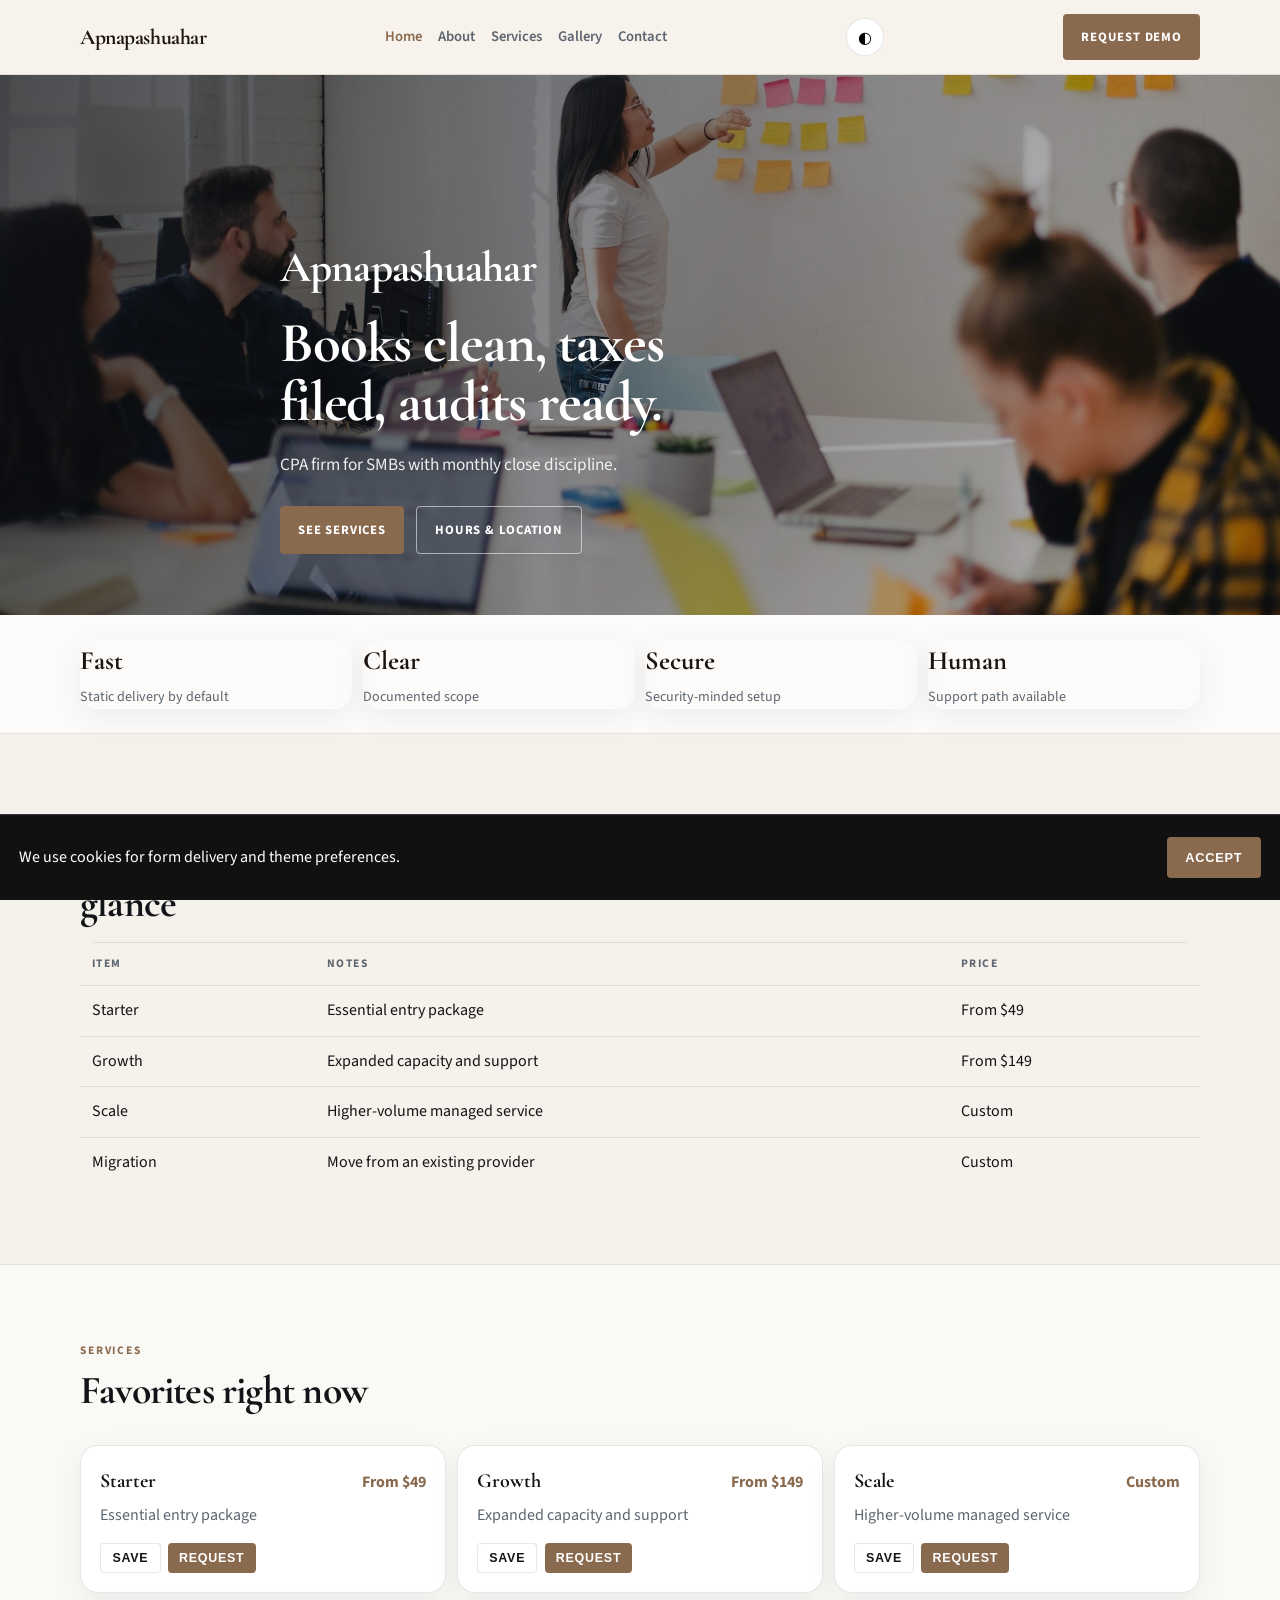
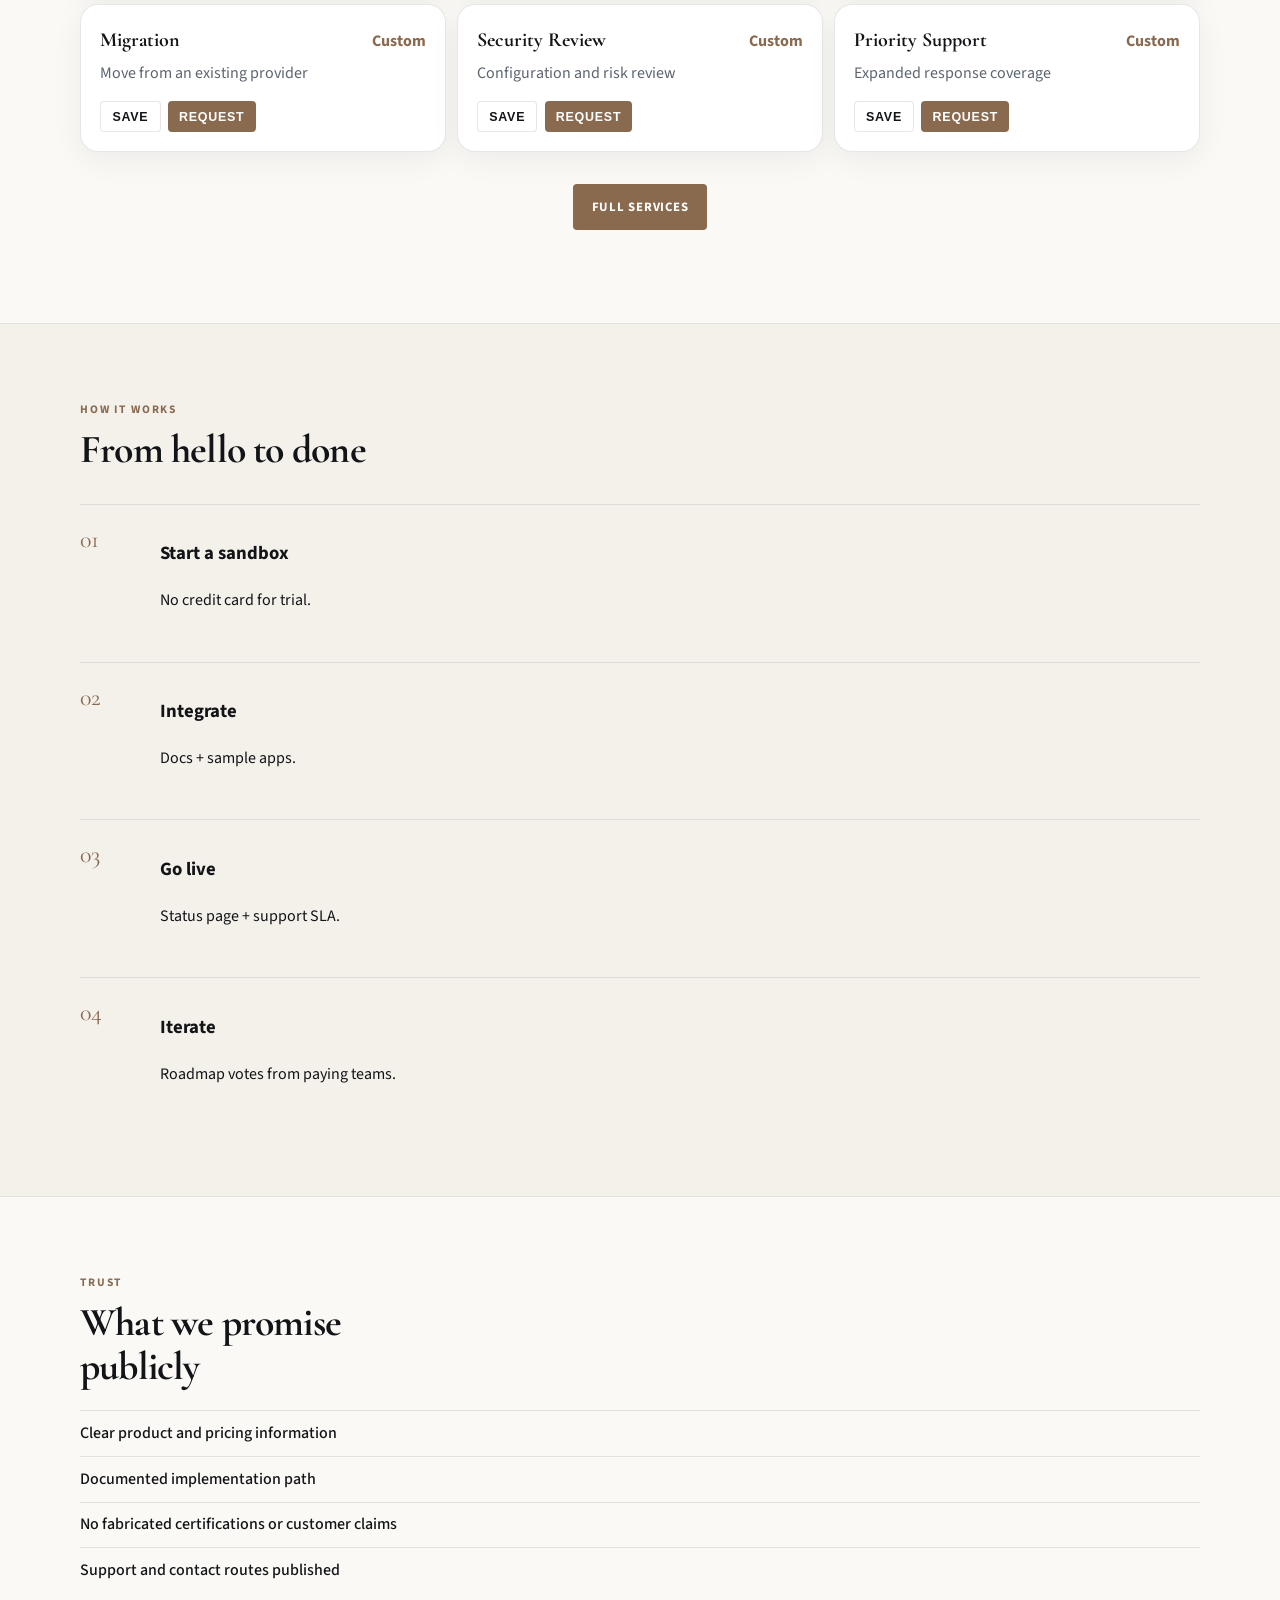
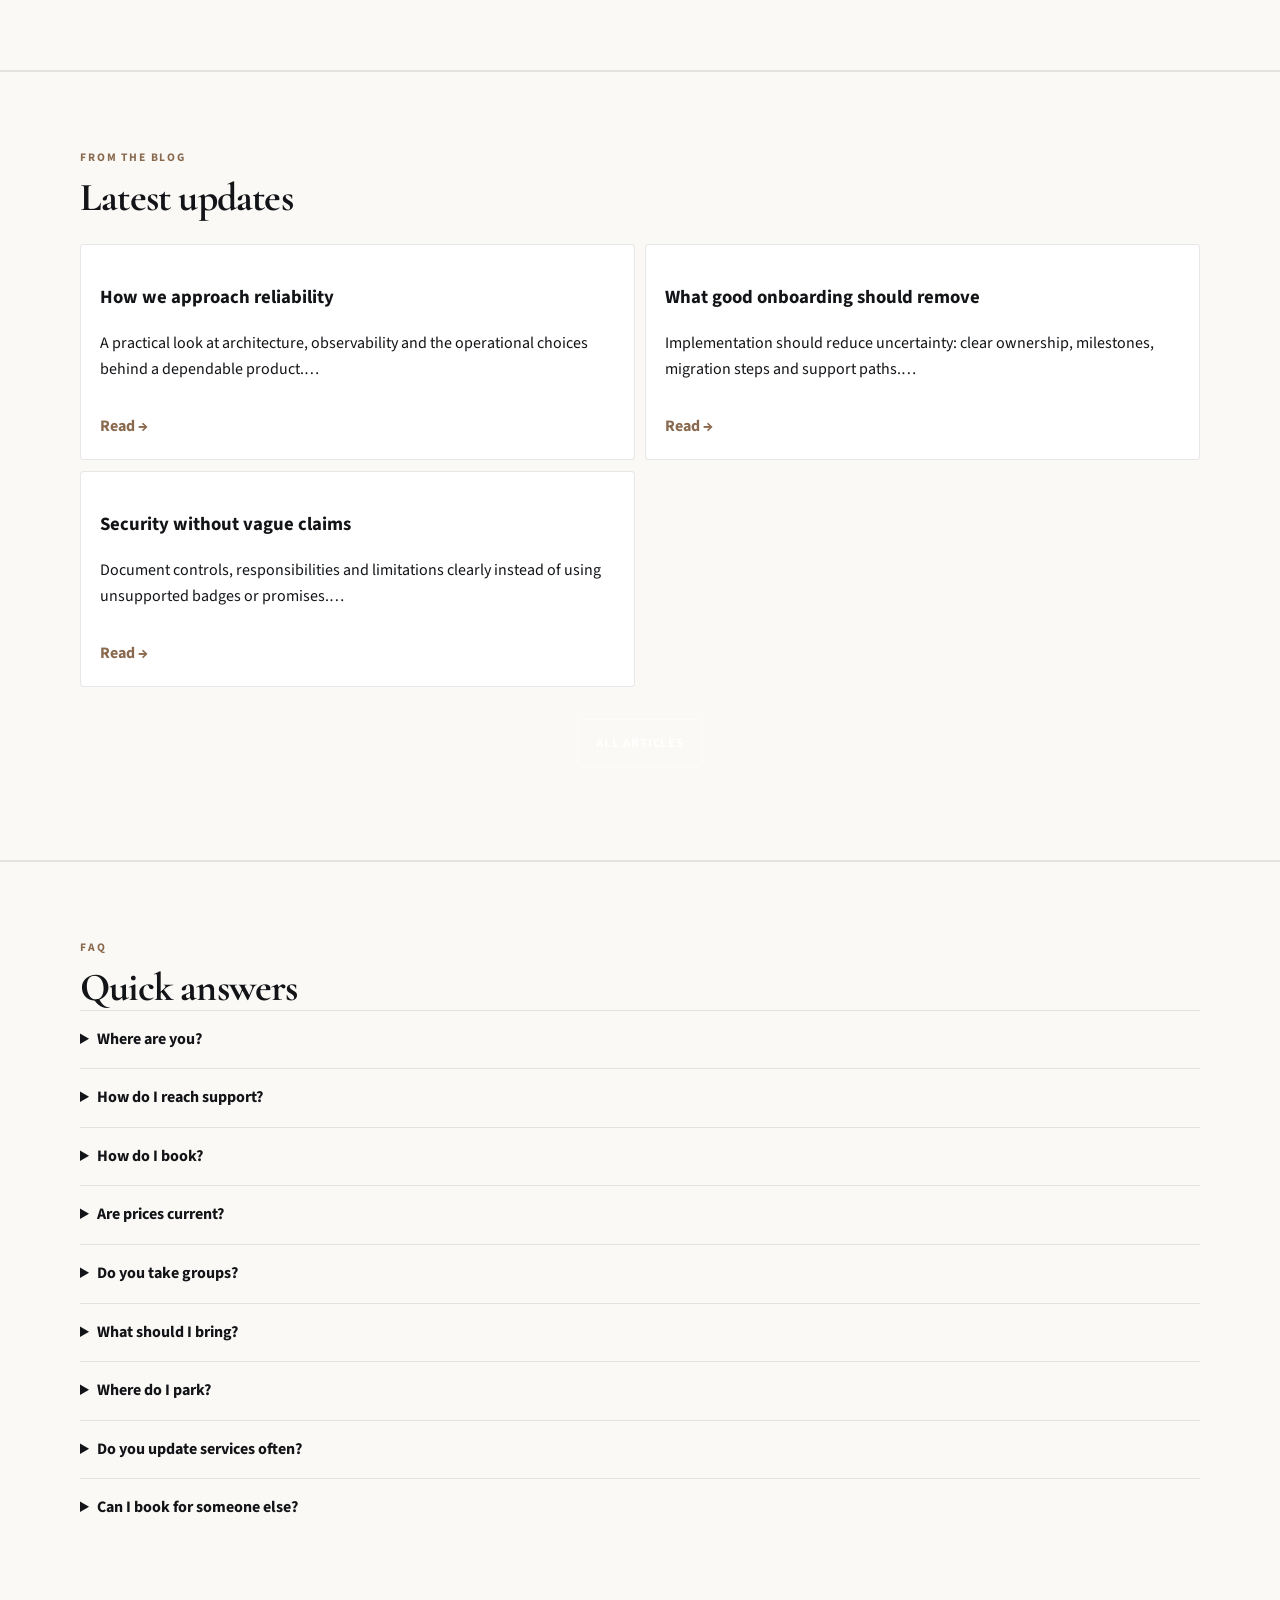
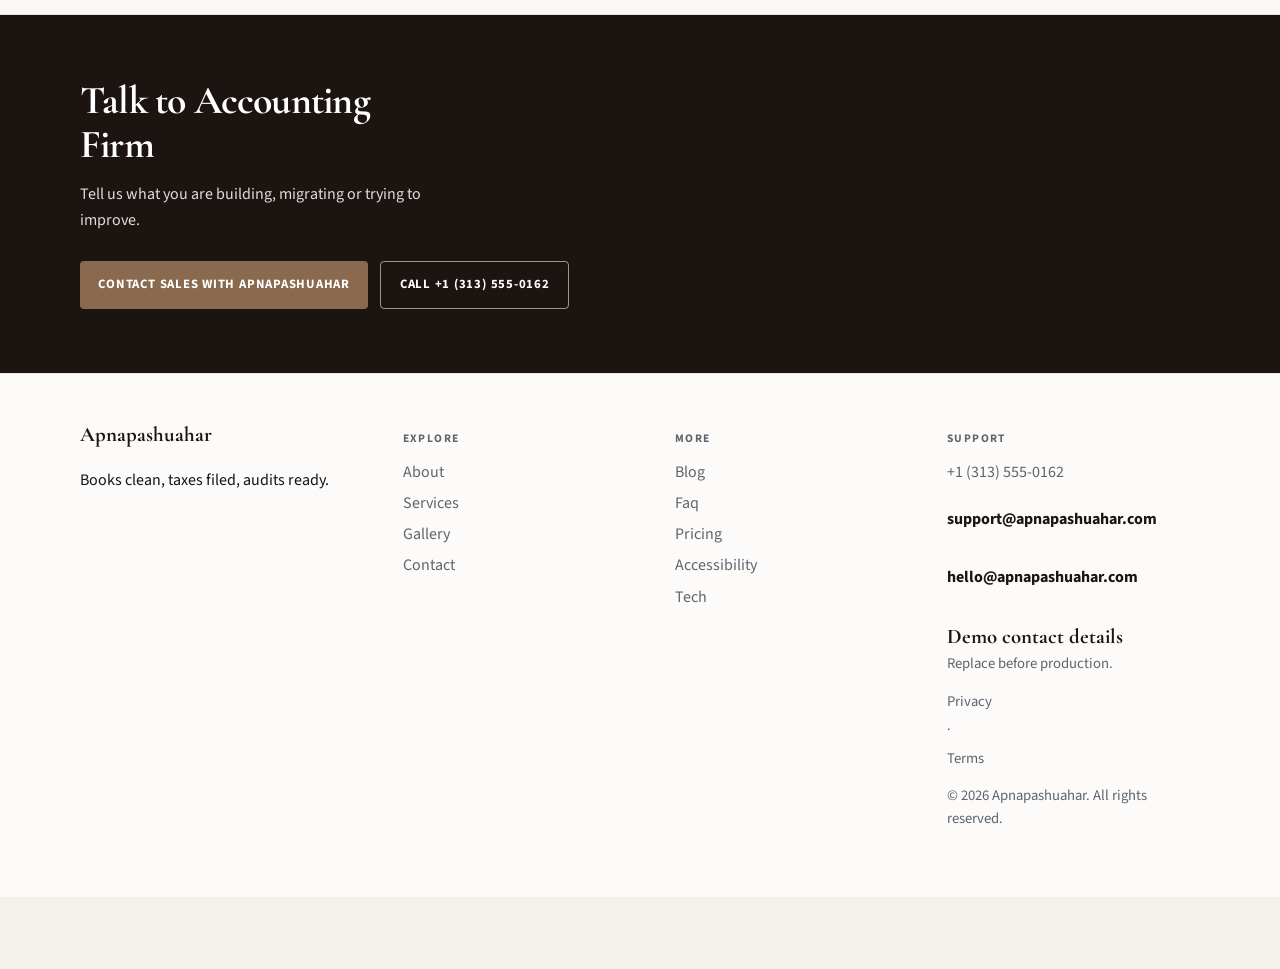
<file: index.html>
<!DOCTYPE html>
<html lang="en">
<head>
  <meta charset="UTF-8" />
  <meta name="viewport" content="width=device-width, initial-scale=1" />
  <title>Apnapashuahar | Accounting Firm</title>
  <meta name="description" content="Apnapashuahar — Books clean, taxes filed, audits ready." />
  <meta property="og:title" content="Apnapashuahar | Accounting Firm" />
  <meta property="og:description" content="Apnapashuahar — Books clean, taxes filed, audits ready." />
  <meta property="og:type" content="website" />
  <meta name="twitter:card" content="summary_large_image" />
  <meta name="twitter:title" content="Apnapashuahar | Accounting Firm" />
  <meta name="twitter:description" content="Apnapashuahar — Books clean, taxes filed, audits ready." />
  <meta property="og:image" content="assets/img-1.jpg" />
  <meta name="twitter:image" content="assets/img-1.jpg" />
  <meta property="og:url" content="https://apnapashuahar.github.io" />
  <script type="application/ld+json">{"@context": "https://schema.org", "@type": "LocalBusiness", "name": "Apnapashuahar", "description": "Books clean, taxes filed, audits ready.", "url": "https://apnapashuahar.github.io", "image": "assets/img-1.jpg"}</script>
<script type="application/ld+json">{"@context": "https://schema.org", "@type": "FAQPage", "mainEntity": [{"@type": "Question", "name": "Where are you?", "acceptedAnswer": {"@type": "Answer", "text": "600 Woodward Ave, Detroit, MI. See the map on Visit."}}, {"@type": "Question", "name": "How do I reach support?", "acceptedAnswer": {"@type": "Answer", "text": "Use the Contact form or email support@apnapashuahar.com. We reply during open hours."}}, {"@type": "Question", "name": "How do I book?", "acceptedAnswer": {"@type": "Answer", "text": "Send a message on Contact, email bookings@apnapashuahar.com, or call +1 (313) 555-0162."}}, {"@type": "Question", "name": "Are prices current?", "acceptedAnswer": {"@type": "Answer", "text": "Listed prices are current and may shift with seasons — we update this site when they do."}}, {"@type": "Question", "name": "Do you take groups?", "acceptedAnswer": {"@type": "Answer", "text": "Yes for many bookings — tell us the size and date and we'll confirm what Apnapashuahar can host."}}, {"@type": "Question", "name": "What should I bring?", "acceptedAnswer": {"@type": "Answer", "text": "Just yourself (and any notes on allergies, sizes, or preferences). We'll handle the rest."}}, {"@type": "Question", "name": "Where can I read updates?", "acceptedAnswer": {"@type": "Answer", "text": "Blog and Journal pages publish changes before social media."}}, {"@type": "Question", "name": "How do I join the team?", "acceptedAnswer": {"@type": "Answer", "text": "Open roles are listed on Careers — we reply to every application."}}, {"@type": "Question", "name": "Is the space accessible?", "acceptedAnswer": {"@type": "Answer", "text": "See our Accessibility page for entrance, seating and restroom notes."}}, {"@type": "Question", "name": "Can I book for someone else?", "acceptedAnswer": {"@type": "Answer", "text": "Yes — include their name and preferences in the contact form."}}]}</script>
<script type="application/ld+json">{"@context": "https://schema.org", "@type": "WebSite", "name": "Apnapashuahar", "url": "https://apnapashuahar.github.io", "description": "Books clean, taxes filed, audits ready."}</script>
  <link rel="alternate" hreflang="en" href="index.html" />
  <link rel="alternate" hreflang="x-default" href="index.html" />
  <meta name="theme-color" content="#111111" />
  <link rel="preconnect" href="https://fonts.googleapis.com" />
  <link rel="preconnect" href="https://fonts.gstatic.com" crossorigin />
  <link href="https://fonts.googleapis.com/css2?family=Cormorant+Garamond:wght@600;700&family=Source+Sans+3:wght@400;500;600;700&display=swap" rel="stylesheet" />
  <link rel="stylesheet" href="styles.css" />
  <link rel="icon" href="favicon.svg" type="image/svg+xml" />
</head>
<body>

  <header class="top">
    <div class="shell bar">
      <a class="logo" href="index.html">Apnapashuahar</a>
      <button class="nav-toggle" type="button" aria-label="Open menu" data-nav-toggle>
        <span></span><span></span><span></span>
      </button>
      <nav data-nav><a href="index.html" class="on">Home</a><a href="about.html">About</a><a href="offerings.html">Services</a><a href="gallery.html">Gallery</a><a href="contact.html">Contact</a></nav>
      <button type="button" class="theme-toggle" data-theme-toggle aria-label="Toggle dark mode">◐</button>
      <a class="cta" href="contact.html" data-open-book>Request demo</a>
    </div>
  </header>
  <main>

    <section class="hero minimal-hero">
      <div class="hero-bg" style="background-image:url('assets/img-1.jpg')"></div>
      <div class="hero-shade"></div>
      <div class="shell hero-copy">
        <p class="brand">Apnapashuahar</p>
        <h1>Books clean, taxes filed, audits ready.</h1>
        <p class="lede">CPA firm for SMBs with monthly close discipline.</p>
        <div class="actions">
          <a class="btn solid" href="offerings.html">See services</a>
          <a class="btn line" href="contact.html">Hours &amp; location</a>
        </div>
      </div>
    </section><section class="stats-band"><div class="shell stats-row"><div class="stat"><b>Fast</b><span>Static delivery by default</span></div>
<div class="stat"><b>Clear</b><span>Documented scope</span></div>
<div class="stat"><b>Secure</b><span>Security-minded setup</span></div>
<div class="stat"><b>Human</b><span>Support path available</span></div></div></section><section class="block">
      <div class="shell">
        <p class="eyebrow">Compare</p>
        <h2>Popular packages at a glance</h2>
        <table class="compare-table"><thead><tr><th>Item</th><th>Notes</th><th>Price</th></tr></thead>
        <tbody><tr><td>Starter</td><td>Essential entry package</td><td>From $49</td></tr><tr><td>Growth</td><td>Expanded capacity and support</td><td>From $149</td></tr><tr><td>Scale</td><td>Higher-volume managed service</td><td>Custom</td></tr><tr><td>Migration</td><td>Move from an existing provider</td><td>Custom</td></tr></tbody></table>
      </div>
    </section><section class="block tint">
      <div class="shell">
        <p class="eyebrow">Services</p>
        <h2>Favorites right now</h2>
        <div class="menu-grid"><article class="item" data-item="Starter">
          <div class="item-top"><h3>Starter</h3><span class="price">From $49</span></div>
          <p>Essential entry package</p>
          <div class="item-actions">
            <button type="button" class="btn quiet mini" data-save-item data-name="Starter">Save</button>
            <button type="button" class="btn solid mini" data-open-book data-pref="Starter">Request</button>
          </div>
        </article>
<article class="item" data-item="Growth">
          <div class="item-top"><h3>Growth</h3><span class="price">From $149</span></div>
          <p>Expanded capacity and support</p>
          <div class="item-actions">
            <button type="button" class="btn quiet mini" data-save-item data-name="Growth">Save</button>
            <button type="button" class="btn solid mini" data-open-book data-pref="Growth">Request</button>
          </div>
        </article>
<article class="item" data-item="Scale">
          <div class="item-top"><h3>Scale</h3><span class="price">Custom</span></div>
          <p>Higher-volume managed service</p>
          <div class="item-actions">
            <button type="button" class="btn quiet mini" data-save-item data-name="Scale">Save</button>
            <button type="button" class="btn solid mini" data-open-book data-pref="Scale">Request</button>
          </div>
        </article>
<article class="item" data-item="Migration">
          <div class="item-top"><h3>Migration</h3><span class="price">Custom</span></div>
          <p>Move from an existing provider</p>
          <div class="item-actions">
            <button type="button" class="btn quiet mini" data-save-item data-name="Migration">Save</button>
            <button type="button" class="btn solid mini" data-open-book data-pref="Migration">Request</button>
          </div>
        </article>
<article class="item" data-item="Security Review">
          <div class="item-top"><h3>Security Review</h3><span class="price">Custom</span></div>
          <p>Configuration and risk review</p>
          <div class="item-actions">
            <button type="button" class="btn quiet mini" data-save-item data-name="Security Review">Save</button>
            <button type="button" class="btn solid mini" data-open-book data-pref="Security Review">Request</button>
          </div>
        </article>
<article class="item" data-item="Priority Support">
          <div class="item-top"><h3>Priority Support</h3><span class="price">Custom</span></div>
          <p>Expanded response coverage</p>
          <div class="item-actions">
            <button type="button" class="btn quiet mini" data-save-item data-name="Priority Support">Save</button>
            <button type="button" class="btn solid mini" data-open-book data-pref="Priority Support">Request</button>
          </div>
        </article></div>
        <p class="center-cta"><a class="btn solid" href="offerings.html">Full services</a></p>
      </div>
    </section><section class="block">
      <div class="shell">
        <p class="eyebrow">How it works</p>
        <h2>From hello to done</h2>
        <ol class="process"><li><span>01</span><div><h3>Start a sandbox</h3><p>No credit card for trial.</p></div></li>
<li><span>02</span><div><h3>Integrate</h3><p>Docs + sample apps.</p></div></li>
<li><span>03</span><div><h3>Go live</h3><p>Status page + support SLA.</p></div></li>
<li><span>04</span><div><h3>Iterate</h3><p>Roadmap votes from paying teams.</p></div></li></ol>
      </div>
    </section><section class="block tint">
      <div class="shell">
        <p class="eyebrow">Trust</p>
        <h2>What we promise publicly</h2>
        <ul class="checks"><li>Clear product and pricing information</li>
<li>Documented implementation path</li>
<li>No fabricated certifications or customer claims</li>
<li>Support and contact routes published</li></ul>
      </div>
    </section><section class="block tint">
      <div class="shell">
        <p class="eyebrow">From the blog</p>
        <h2>Latest updates</h2>
        <div class="value-grid"><article class="journal-card reveal">
          <h3>How we approach reliability</h3>
          <p>A practical look at architecture, observability and the operational choices behind a dependable product.…</p>
          <a class="textlink" href="blog.html">Read →</a>
        </article><article class="journal-card reveal">
          <h3>What good onboarding should remove</h3>
          <p>Implementation should reduce uncertainty: clear ownership, milestones, migration steps and support paths.…</p>
          <a class="textlink" href="blog.html">Read →</a>
        </article><article class="journal-card reveal">
          <h3>Security without vague claims</h3>
          <p>Document controls, responsibilities and limitations clearly instead of using unsupported badges or promises.…</p>
          <a class="textlink" href="blog.html">Read →</a>
        </article></div>
        <p class="center-cta"><a class="btn line" href="blog.html">All articles</a></p>
      </div>
    </section><section class="block tint">
      <div class="shell">
        <p class="eyebrow">FAQ</p>
        <h2>Quick answers</h2>
        <div class="faq"><details><summary>Where are you?</summary><p>600 Woodward Ave, Detroit, MI. See the map on Visit.</p></details>
<details><summary>How do I reach support?</summary><p>Use the Contact form or email support@apnapashuahar.com. We reply during open hours.</p></details>
<details><summary>How do I book?</summary><p>Send a message on Contact, email bookings@apnapashuahar.com, or call +1 (313) 555-0162.</p></details>
<details><summary>Are prices current?</summary><p>Listed prices are current and may shift with seasons — we update this site when they do.</p></details>
<details><summary>Do you take groups?</summary><p>Yes for many bookings — tell us the size and date and we'll confirm what Apnapashuahar can host.</p></details>
<details><summary>What should I bring?</summary><p>Just yourself (and any notes on allergies, sizes, or preferences). We'll handle the rest.</p></details>
<details><summary>Where do I park?</summary><p>See the Visit page for address and map links around Detroit.</p></details>
<details><summary>Do you update services often?</summary><p>Yes — seasonal shifts are posted here first.</p></details>
<details><summary>Can I book for someone else?</summary><p>Yes — include their name and preferences in the Contact form or email support@apnapashuahar.com.</p></details></div>
      </div>
    </section><section class="cta-band">
      <div class="shell">
        <h2>Talk to Accounting Firm</h2>
        <p>Tell us what you are building, migrating or trying to improve.</p>
        <div class="actions">
          <a class="btn solid" href="contact.html">Contact sales with Apnapashuahar</a>
          <a class="btn line" href="tel:+13135550162">Call +1 (313) 555-0162</a>
        </div>
      </div>
    </section>
  </main>

  <footer class="foot">
    <div class="shell foot-grid">
      <div>
        <strong>Apnapashuahar</strong>
        <p>Books clean, taxes filed, audits ready.</p>
        
      </div>
      <div>
        <p class="fh">Explore</p>
        <a href="about.html">About</a><a href="offerings.html">Services</a><a href="gallery.html">Gallery</a><a href="contact.html">Contact</a>
      </div>
      <div>
        <p class="fh">More</p>
        <a href="blog.html">Blog</a><a href="faq.html">Faq</a><a href="pricing.html">Pricing</a><a href="accessibility.html">Accessibility</a><a href="tech.html">Tech</a>
      </div>
      <div>
        <p class="fh">Support</p>
        <a href="tel:+13135550162">+1 (313) 555-0162</a>
        <p class="mail-plain">support@apnapashuahar.com</p>
        <p class="mail-plain">hello@apnapashuahar.com</p>
        
        <p class="foot-meta"><strong>Demo contact details</strong><br/>Replace before production.</p>
        <p class="foot-meta"><a href="privacy.html">Privacy</a> · <a href="terms.html">Terms</a></p>
        <p class="foot-meta">© 2026 Apnapashuahar. All rights reserved.</p>
      </div>
    </div>
  </footer>
  <div class="cookie-bar" data-cookie-bar hidden>
    <p>We use cookies for form delivery and theme preferences.</p>
    <button type="button" class="btn solid" data-cookie-accept>Accept</button>
  </div>
  <div class="mobile-cta">
    <a href="tel:+13135550162">Call</a>
    <button type="button" data-open-book>Contact sales</button>
    
  </div>
  <div class="toast" data-toast hidden></div>

  <div class="modal" data-book-modal hidden>
    <div class="modal-card">
      <button class="modal-close" type="button" data-close-book aria-label="Close">×</button>
      <p class="eyebrow">Quick request</p>
      <h3>Contact Apnapashuahar</h3>
      <p class="lead">Send the essentials and we will reply by email.</p>
      <form class="contact-form compact" data-quick-book data-support="support@apnapashuahar.com">
        <label>Name<input name="name" required placeholder="Your name" /></label>
        <label>Email<input type="email" name="email" required placeholder="you@email.com" /></label>
        <label>Timing<input name="when" required placeholder="Preferred date or timeline" /></label>
        <label>Notes<textarea name="message" rows="3" placeholder="Project, product, service or other details…"></textarea></label>
        <button class="btn solid" type="submit">Contact sales</button>
      </form>
    </div>
  </div>

  <div class="lightbox" data-lightbox hidden>
    <button class="modal-close" type="button" data-lightbox-close aria-label="Close">×</button>
    <img data-lightbox-img alt="" />
    <div class="lightbox-nav">
      <button type="button" data-lightbox-prev>‹</button>
      <button type="button" data-lightbox-next>›</button>
    </div>
  </div>
  <script src="site.js"></script>
</body></html>
</file>
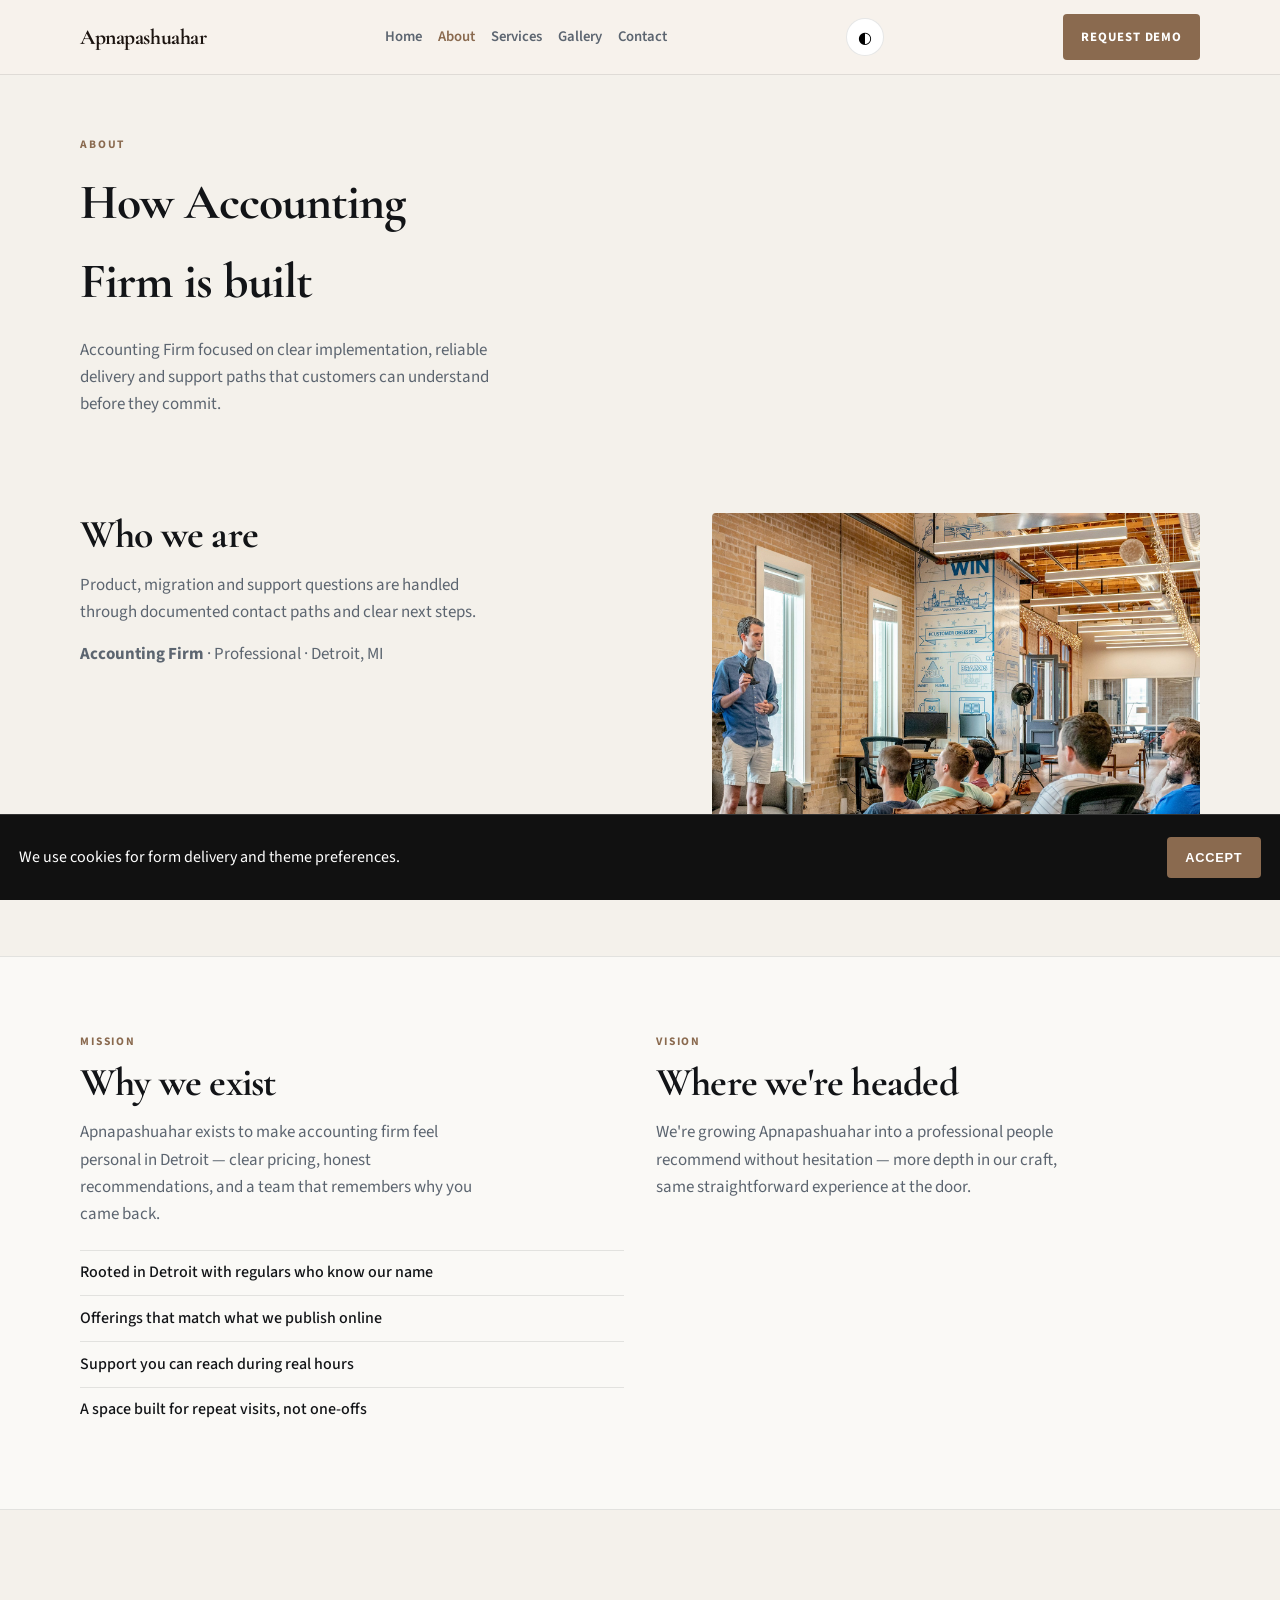
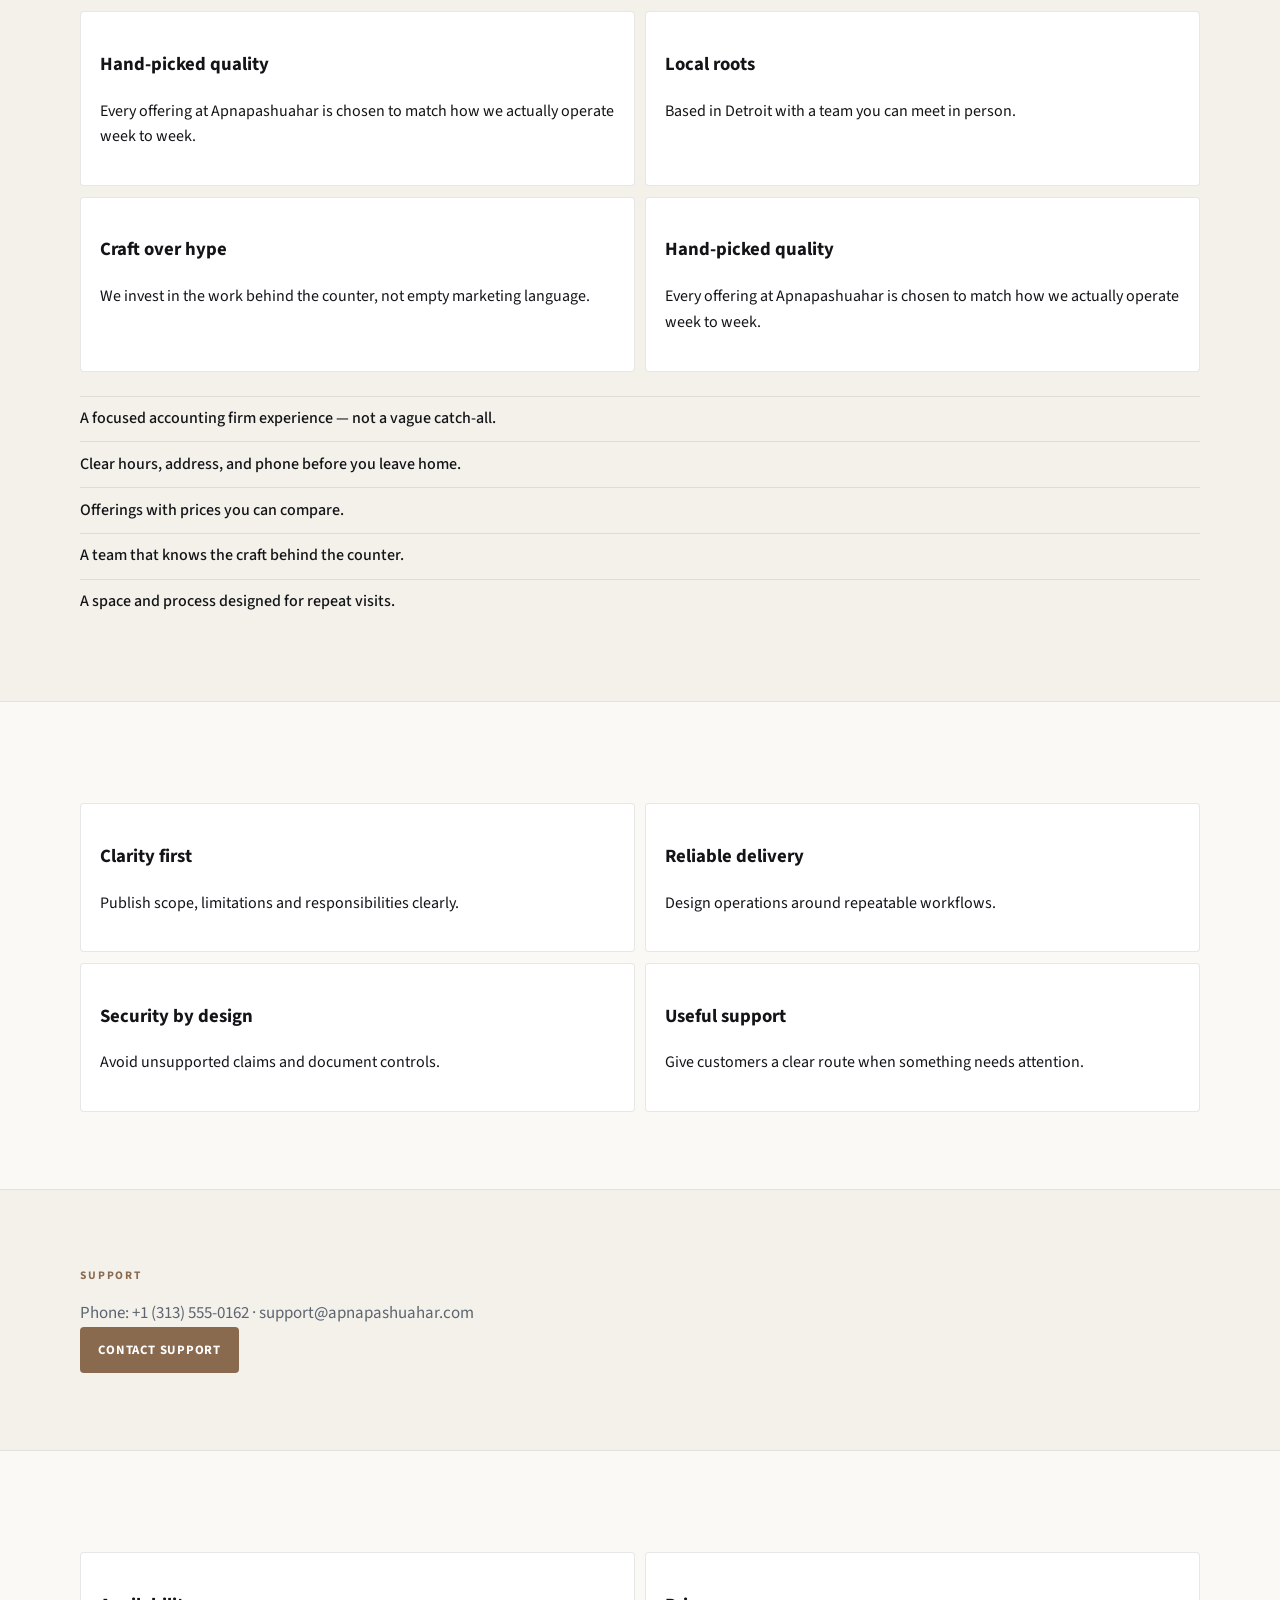
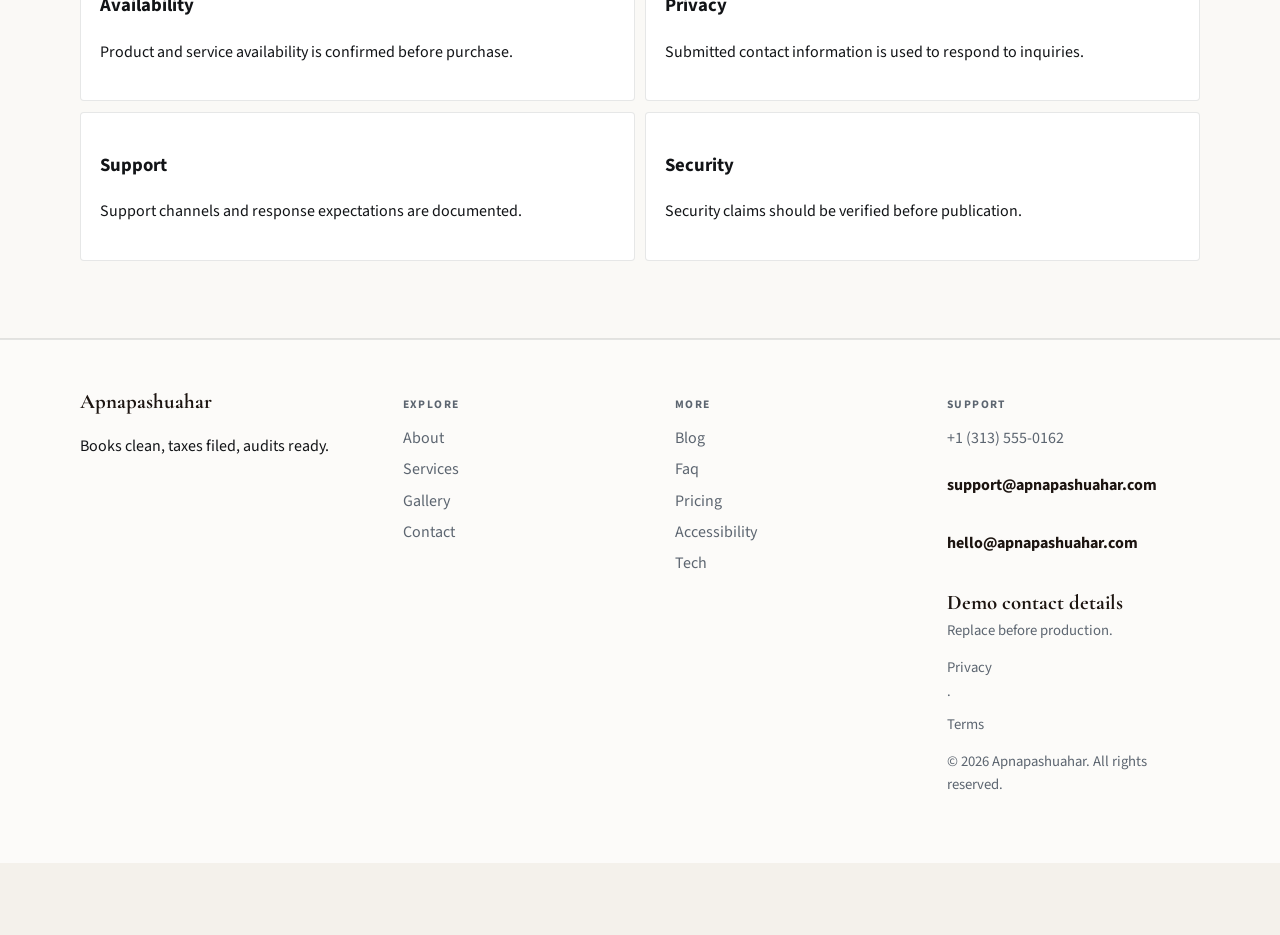
<file: about.html>
<!DOCTYPE html>
<html lang="en">
<head>
  <meta charset="UTF-8" />
  <meta name="viewport" content="width=device-width, initial-scale=1" />
  <title>About | Apnapashuahar</title>
  <meta name="description" content="Accounting Firm focused on clear implementation, reliable delivery and support paths that customers can understand before they commit." />
  <meta property="og:title" content="About | Apnapashuahar" />
  <meta property="og:description" content="Accounting Firm focused on clear implementation, reliable delivery and support paths that customers can understand before they commit." />
  <meta property="og:type" content="website" />
  <meta name="twitter:card" content="summary_large_image" />
  <meta name="twitter:title" content="About | Apnapashuahar" />
  <meta name="twitter:description" content="Accounting Firm focused on clear implementation, reliable delivery and support paths that customers can understand before they commit." />
  <meta property="og:image" content="assets/img-1.jpg" />
  <meta name="twitter:image" content="assets/img-1.jpg" />
  <meta property="og:url" content="https://apnapashuahar.github.io" />
  <script type="application/ld+json">{"@context": "https://schema.org", "@type": "LocalBusiness", "name": "Apnapashuahar", "description": "Books clean, taxes filed, audits ready.", "url": "https://apnapashuahar.github.io", "image": "assets/img-1.jpg"}</script>
<script type="application/ld+json">{"@context": "https://schema.org", "@type": "FAQPage", "mainEntity": [{"@type": "Question", "name": "Where are you?", "acceptedAnswer": {"@type": "Answer", "text": "600 Woodward Ave, Detroit, MI. See the map on Visit."}}, {"@type": "Question", "name": "How do I reach support?", "acceptedAnswer": {"@type": "Answer", "text": "Use the Contact form or email support@apnapashuahar.com. We reply during open hours."}}, {"@type": "Question", "name": "How do I book?", "acceptedAnswer": {"@type": "Answer", "text": "Send a message on Contact, email bookings@apnapashuahar.com, or call +1 (313) 555-0162."}}, {"@type": "Question", "name": "Are prices current?", "acceptedAnswer": {"@type": "Answer", "text": "Listed prices are current and may shift with seasons — we update this site when they do."}}, {"@type": "Question", "name": "Do you take groups?", "acceptedAnswer": {"@type": "Answer", "text": "Yes for many bookings — tell us the size and date and we'll confirm what Apnapashuahar can host."}}, {"@type": "Question", "name": "What should I bring?", "acceptedAnswer": {"@type": "Answer", "text": "Just yourself (and any notes on allergies, sizes, or preferences). We'll handle the rest."}}, {"@type": "Question", "name": "Where can I read updates?", "acceptedAnswer": {"@type": "Answer", "text": "Blog and Journal pages publish changes before social media."}}, {"@type": "Question", "name": "How do I join the team?", "acceptedAnswer": {"@type": "Answer", "text": "Open roles are listed on Careers — we reply to every application."}}, {"@type": "Question", "name": "Is the space accessible?", "acceptedAnswer": {"@type": "Answer", "text": "See our Accessibility page for entrance, seating and restroom notes."}}, {"@type": "Question", "name": "Can I book for someone else?", "acceptedAnswer": {"@type": "Answer", "text": "Yes — include their name and preferences in the contact form."}}]}</script>
<script type="application/ld+json">{"@context": "https://schema.org", "@type": "WebSite", "name": "Apnapashuahar", "url": "https://apnapashuahar.github.io", "description": "Books clean, taxes filed, audits ready."}</script>
  <link rel="alternate" hreflang="en" href="index.html" />
  <link rel="alternate" hreflang="x-default" href="index.html" />
  <meta name="theme-color" content="#111111" />
  <link rel="preconnect" href="https://fonts.googleapis.com" />
  <link rel="preconnect" href="https://fonts.gstatic.com" crossorigin />
  <link href="https://fonts.googleapis.com/css2?family=Cormorant+Garamond:wght@600;700&family=Source+Sans+3:wght@400;500;600;700&display=swap" rel="stylesheet" />
  <link rel="stylesheet" href="styles.css" />
  <link rel="icon" href="favicon.svg" type="image/svg+xml" />
</head>
<body>

  <header class="top">
    <div class="shell bar">
      <a class="logo" href="index.html">Apnapashuahar</a>
      <button class="nav-toggle" type="button" aria-label="Open menu" data-nav-toggle>
        <span></span><span></span><span></span>
      </button>
      <nav data-nav><a href="index.html">Home</a><a href="about.html" class="on">About</a><a href="offerings.html">Services</a><a href="gallery.html">Gallery</a><a href="contact.html">Contact</a></nav>
      <button type="button" class="theme-toggle" data-theme-toggle aria-label="Toggle dark mode">◐</button>
      <a class="cta" href="contact.html" data-open-book>Request demo</a>
    </div>
  </header>  <main class="page">
    <section class="page-hero"><div class="shell">
      <p class="eyebrow">About</p>
      <h1>How Accounting Firm is built</h1>
      <p class="lead">Accounting Firm focused on clear implementation, reliable delivery and support paths that customers can understand before they commit.</p>
    </div></section>
    <section class="block"><div class="shell split">
      <div><h2>Who we are</h2><p class="lead">Product, migration and support questions are handled through documented contact paths and clear next steps.</p>
      <p class="lead"><strong>Accounting Firm</strong> · Professional · Detroit, MI</p></div>
      <img class="solo" src="assets/img-4.jpg" alt="Apnapashuahar" />
    </div></section>
    <section class="block tint"><div class="shell two-col">
      <article><p class="eyebrow">Mission</p><h2>Why we exist</h2><p class="lead">Apnapashuahar exists to make accounting firm feel personal in Detroit — clear pricing, honest recommendations, and a team that remembers why you came back.</p>
      <ul class="checks"><li>Rooted in Detroit with regulars who know our name</li><li>Offerings that match what we publish online</li><li>Support you can reach during real hours</li><li>A space built for repeat visits, not one-offs</li></ul></article>
      <article><p class="eyebrow">Vision</p><h2>Where we're headed</h2><p class="lead">We're growing Apnapashuahar into a professional people recommend without hesitation — more depth in our craft, same straightforward experience at the door.</p></article>
    </div></section>
    <section class="block"><div class="shell"><div class="value-grid"><article><h3>Hand-picked quality</h3><p>Every offering at Apnapashuahar is chosen to match how we actually operate week to week.</p></article>
<article><h3>Local roots</h3><p>Based in Detroit with a team you can meet in person.</p></article>
<article><h3>Craft over hype</h3><p>We invest in the work behind the counter, not empty marketing language.</p></article>
<article><h3>Hand-picked quality</h3><p>Every offering at Apnapashuahar is chosen to match how we actually operate week to week.</p></article></div><ul class="checks" style="margin-top:1.5rem"><li>A focused accounting firm experience — not a vague catch-all.</li>
<li>Clear hours, address, and phone before you leave home.</li>
<li>Offerings with prices you can compare.</li>
<li>A team that knows the craft behind the counter.</li>
<li>A space and process designed for repeat visits.</li></ul></div></section>
    <section class="block tint"><div class="shell"><div class="value-grid"><article><h3>Clarity first</h3><p>Publish scope, limitations and responsibilities clearly.</p></article>
<article><h3>Reliable delivery</h3><p>Design operations around repeatable workflows.</p></article>
<article><h3>Security by design</h3><p>Avoid unsupported claims and document controls.</p></article>
<article><h3>Useful support</h3><p>Give customers a clear route when something needs attention.</p></article></div></div></section>
    
    <section class="block"><div class="shell"><p class="eyebrow">Support</p><p class="lead">Phone: +1 (313) 555-0162 · support@apnapashuahar.com</p>
    <a class="btn solid" href="contact.html">Contact support</a></div></section>
    <section class="block tint"><div class="shell"><div class="value-grid"><article><h3>Availability</h3><p>Product and service availability is confirmed before purchase.</p></article>
<article><h3>Privacy</h3><p>Submitted contact information is used to respond to inquiries.</p></article>
<article><h3>Support</h3><p>Support channels and response expectations are documented.</p></article>
<article><h3>Security</h3><p>Security claims should be verified before publication.</p></article></div></div></section>
  </main>
  <footer class="foot">
    <div class="shell foot-grid">
      <div>
        <strong>Apnapashuahar</strong>
        <p>Books clean, taxes filed, audits ready.</p>
        
      </div>
      <div>
        <p class="fh">Explore</p>
        <a href="about.html">About</a><a href="offerings.html">Services</a><a href="gallery.html">Gallery</a><a href="contact.html">Contact</a>
      </div>
      <div>
        <p class="fh">More</p>
        <a href="blog.html">Blog</a><a href="faq.html">Faq</a><a href="pricing.html">Pricing</a><a href="accessibility.html">Accessibility</a><a href="tech.html">Tech</a>
      </div>
      <div>
        <p class="fh">Support</p>
        <a href="tel:+13135550162">+1 (313) 555-0162</a>
        <p class="mail-plain">support@apnapashuahar.com</p>
        <p class="mail-plain">hello@apnapashuahar.com</p>
        
        <p class="foot-meta"><strong>Demo contact details</strong><br/>Replace before production.</p>
        <p class="foot-meta"><a href="privacy.html">Privacy</a> · <a href="terms.html">Terms</a></p>
        <p class="foot-meta">© 2026 Apnapashuahar. All rights reserved.</p>
      </div>
    </div>
  </footer>
  <div class="cookie-bar" data-cookie-bar hidden>
    <p>We use cookies for form delivery and theme preferences.</p>
    <button type="button" class="btn solid" data-cookie-accept>Accept</button>
  </div>
  <div class="mobile-cta">
    <a href="tel:+13135550162">Call</a>
    <button type="button" data-open-book>Contact sales</button>
    
  </div>
  <div class="toast" data-toast hidden></div>

  <div class="modal" data-book-modal hidden>
    <div class="modal-card">
      <button class="modal-close" type="button" data-close-book aria-label="Close">×</button>
      <p class="eyebrow">Quick request</p>
      <h3>Contact Apnapashuahar</h3>
      <p class="lead">Send the essentials and we will reply by email.</p>
      <form class="contact-form compact" data-quick-book data-support="support@apnapashuahar.com">
        <label>Name<input name="name" required placeholder="Your name" /></label>
        <label>Email<input type="email" name="email" required placeholder="you@email.com" /></label>
        <label>Timing<input name="when" required placeholder="Preferred date or timeline" /></label>
        <label>Notes<textarea name="message" rows="3" placeholder="Project, product, service or other details…"></textarea></label>
        <button class="btn solid" type="submit">Contact sales</button>
      </form>
    </div>
  </div>

  <div class="lightbox" data-lightbox hidden>
    <button class="modal-close" type="button" data-lightbox-close aria-label="Close">×</button>
    <img data-lightbox-img alt="" />
    <div class="lightbox-nav">
      <button type="button" data-lightbox-prev>‹</button>
      <button type="button" data-lightbox-next>›</button>
    </div>
  </div>
  <script src="site.js"></script>
</body></html>
</file>
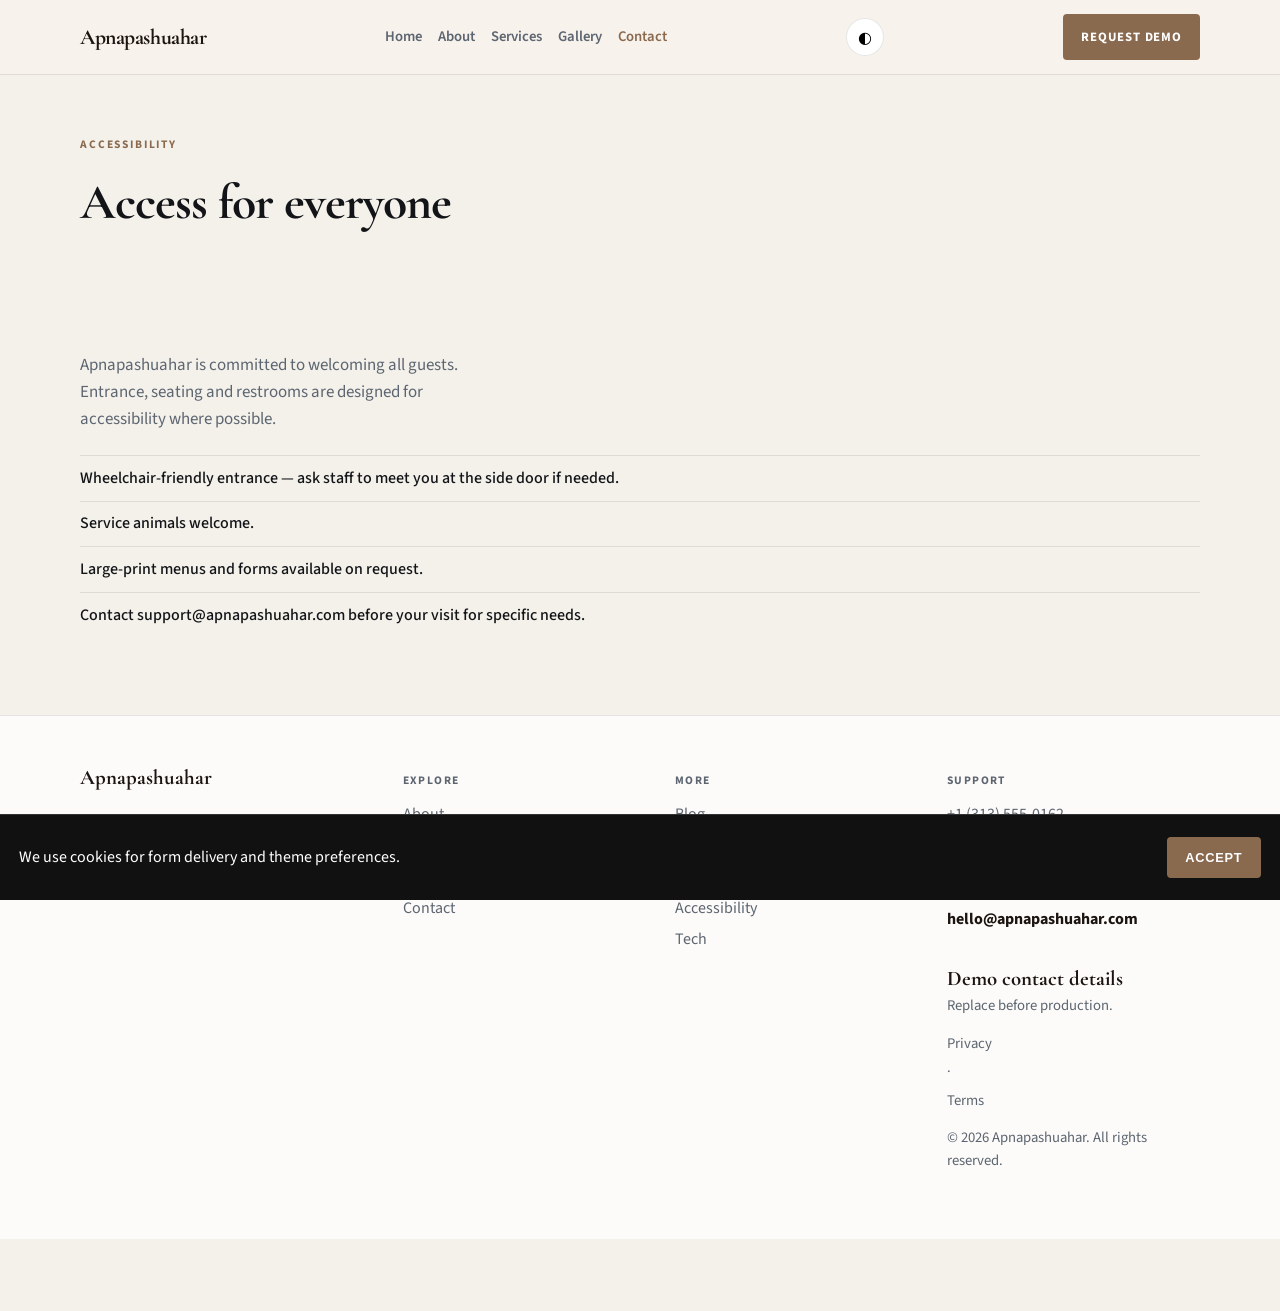
<file: accessibility.html>
<!DOCTYPE html>
<html lang="en">
<head>
  <meta charset="UTF-8" />
  <meta name="viewport" content="width=device-width, initial-scale=1" />
  <title>Accessibility | Apnapashuahar</title>
  <meta name="description" content="Accessibility statement" />
  <meta property="og:title" content="Accessibility | Apnapashuahar" />
  <meta property="og:description" content="Accessibility statement" />
  <meta property="og:type" content="website" />
  <meta name="twitter:card" content="summary_large_image" />
  <meta name="twitter:title" content="Accessibility | Apnapashuahar" />
  <meta name="twitter:description" content="Accessibility statement" />
  <meta property="og:image" content="assets/img-1.jpg" />
  <meta name="twitter:image" content="assets/img-1.jpg" />
  <meta property="og:url" content="https://apnapashuahar.github.io" />
  <script type="application/ld+json">{"@context": "https://schema.org", "@type": "LocalBusiness", "name": "Apnapashuahar", "description": "Books clean, taxes filed, audits ready.", "url": "https://apnapashuahar.github.io", "image": "assets/img-1.jpg"}</script>
<script type="application/ld+json">{"@context": "https://schema.org", "@type": "FAQPage", "mainEntity": [{"@type": "Question", "name": "Where are you?", "acceptedAnswer": {"@type": "Answer", "text": "600 Woodward Ave, Detroit, MI. See the map on Visit."}}, {"@type": "Question", "name": "How do I reach support?", "acceptedAnswer": {"@type": "Answer", "text": "Use the Contact form or email support@apnapashuahar.com. We reply during open hours."}}, {"@type": "Question", "name": "How do I book?", "acceptedAnswer": {"@type": "Answer", "text": "Send a message on Contact, email bookings@apnapashuahar.com, or call +1 (313) 555-0162."}}, {"@type": "Question", "name": "Are prices current?", "acceptedAnswer": {"@type": "Answer", "text": "Listed prices are current and may shift with seasons — we update this site when they do."}}, {"@type": "Question", "name": "Do you take groups?", "acceptedAnswer": {"@type": "Answer", "text": "Yes for many bookings — tell us the size and date and we'll confirm what Apnapashuahar can host."}}, {"@type": "Question", "name": "What should I bring?", "acceptedAnswer": {"@type": "Answer", "text": "Just yourself (and any notes on allergies, sizes, or preferences). We'll handle the rest."}}, {"@type": "Question", "name": "Where can I read updates?", "acceptedAnswer": {"@type": "Answer", "text": "Blog and Journal pages publish changes before social media."}}, {"@type": "Question", "name": "How do I join the team?", "acceptedAnswer": {"@type": "Answer", "text": "Open roles are listed on Careers — we reply to every application."}}, {"@type": "Question", "name": "Is the space accessible?", "acceptedAnswer": {"@type": "Answer", "text": "See our Accessibility page for entrance, seating and restroom notes."}}, {"@type": "Question", "name": "Can I book for someone else?", "acceptedAnswer": {"@type": "Answer", "text": "Yes — include their name and preferences in the contact form."}}]}</script>
<script type="application/ld+json">{"@context": "https://schema.org", "@type": "WebSite", "name": "Apnapashuahar", "url": "https://apnapashuahar.github.io", "description": "Books clean, taxes filed, audits ready."}</script>
  <link rel="alternate" hreflang="en" href="index.html" />
  <link rel="alternate" hreflang="x-default" href="index.html" />
  <meta name="theme-color" content="#111111" />
  <link rel="preconnect" href="https://fonts.googleapis.com" />
  <link rel="preconnect" href="https://fonts.gstatic.com" crossorigin />
  <link href="https://fonts.googleapis.com/css2?family=Cormorant+Garamond:wght@600;700&family=Source+Sans+3:wght@400;500;600;700&display=swap" rel="stylesheet" />
  <link rel="stylesheet" href="styles.css" />
  <link rel="icon" href="favicon.svg" type="image/svg+xml" />
</head>
<body>

  <header class="top">
    <div class="shell bar">
      <a class="logo" href="index.html">Apnapashuahar</a>
      <button class="nav-toggle" type="button" aria-label="Open menu" data-nav-toggle>
        <span></span><span></span><span></span>
      </button>
      <nav data-nav><a href="index.html">Home</a><a href="about.html">About</a><a href="offerings.html">Services</a><a href="gallery.html">Gallery</a><a href="contact.html" class="on">Contact</a></nav>
      <button type="button" class="theme-toggle" data-theme-toggle aria-label="Toggle dark mode">◐</button>
      <a class="cta" href="contact.html" data-open-book>Request demo</a>
    </div>
  </header>  <main class="page">
    <section class="page-hero"><div class="shell">
      <p class="eyebrow">Accessibility</p>
      <h1>Access for everyone</h1>
    </div></section>
    <section class="block"><div class="shell prose-block">
      <p class="lead">Apnapashuahar is committed to welcoming all guests. Entrance, seating and restrooms are designed for accessibility where possible.</p>
      <ul class="checks">
        <li>Wheelchair-friendly entrance — ask staff to meet you at the side door if needed.</li>
        <li>Service animals welcome.</li>
        <li>Large-print menus and forms available on request.</li>
        <li>Contact support@apnapashuahar.com before your visit for specific needs.</li>
      </ul>
    </div></section>
  </main>
  <footer class="foot">
    <div class="shell foot-grid">
      <div>
        <strong>Apnapashuahar</strong>
        <p>Books clean, taxes filed, audits ready.</p>
        
      </div>
      <div>
        <p class="fh">Explore</p>
        <a href="about.html">About</a><a href="offerings.html">Services</a><a href="gallery.html">Gallery</a><a href="contact.html">Contact</a>
      </div>
      <div>
        <p class="fh">More</p>
        <a href="blog.html">Blog</a><a href="faq.html">Faq</a><a href="pricing.html">Pricing</a><a href="accessibility.html">Accessibility</a><a href="tech.html">Tech</a>
      </div>
      <div>
        <p class="fh">Support</p>
        <a href="tel:+13135550162">+1 (313) 555-0162</a>
        <p class="mail-plain">support@apnapashuahar.com</p>
        <p class="mail-plain">hello@apnapashuahar.com</p>
        
        <p class="foot-meta"><strong>Demo contact details</strong><br/>Replace before production.</p>
        <p class="foot-meta"><a href="privacy.html">Privacy</a> · <a href="terms.html">Terms</a></p>
        <p class="foot-meta">© 2026 Apnapashuahar. All rights reserved.</p>
      </div>
    </div>
  </footer>
  <div class="cookie-bar" data-cookie-bar hidden>
    <p>We use cookies for form delivery and theme preferences.</p>
    <button type="button" class="btn solid" data-cookie-accept>Accept</button>
  </div>
  <div class="mobile-cta">
    <a href="tel:+13135550162">Call</a>
    <button type="button" data-open-book>Contact sales</button>
    
  </div>
  <div class="toast" data-toast hidden></div>

  <div class="modal" data-book-modal hidden>
    <div class="modal-card">
      <button class="modal-close" type="button" data-close-book aria-label="Close">×</button>
      <p class="eyebrow">Quick request</p>
      <h3>Contact Apnapashuahar</h3>
      <p class="lead">Send the essentials and we will reply by email.</p>
      <form class="contact-form compact" data-quick-book data-support="support@apnapashuahar.com">
        <label>Name<input name="name" required placeholder="Your name" /></label>
        <label>Email<input type="email" name="email" required placeholder="you@email.com" /></label>
        <label>Timing<input name="when" required placeholder="Preferred date or timeline" /></label>
        <label>Notes<textarea name="message" rows="3" placeholder="Project, product, service or other details…"></textarea></label>
        <button class="btn solid" type="submit">Contact sales</button>
      </form>
    </div>
  </div>

  <div class="lightbox" data-lightbox hidden>
    <button class="modal-close" type="button" data-lightbox-close aria-label="Close">×</button>
    <img data-lightbox-img alt="" />
    <div class="lightbox-nav">
      <button type="button" data-lightbox-prev>‹</button>
      <button type="button" data-lightbox-next>›</button>
    </div>
  </div>
  <script src="site.js"></script>
</body></html>
</file>
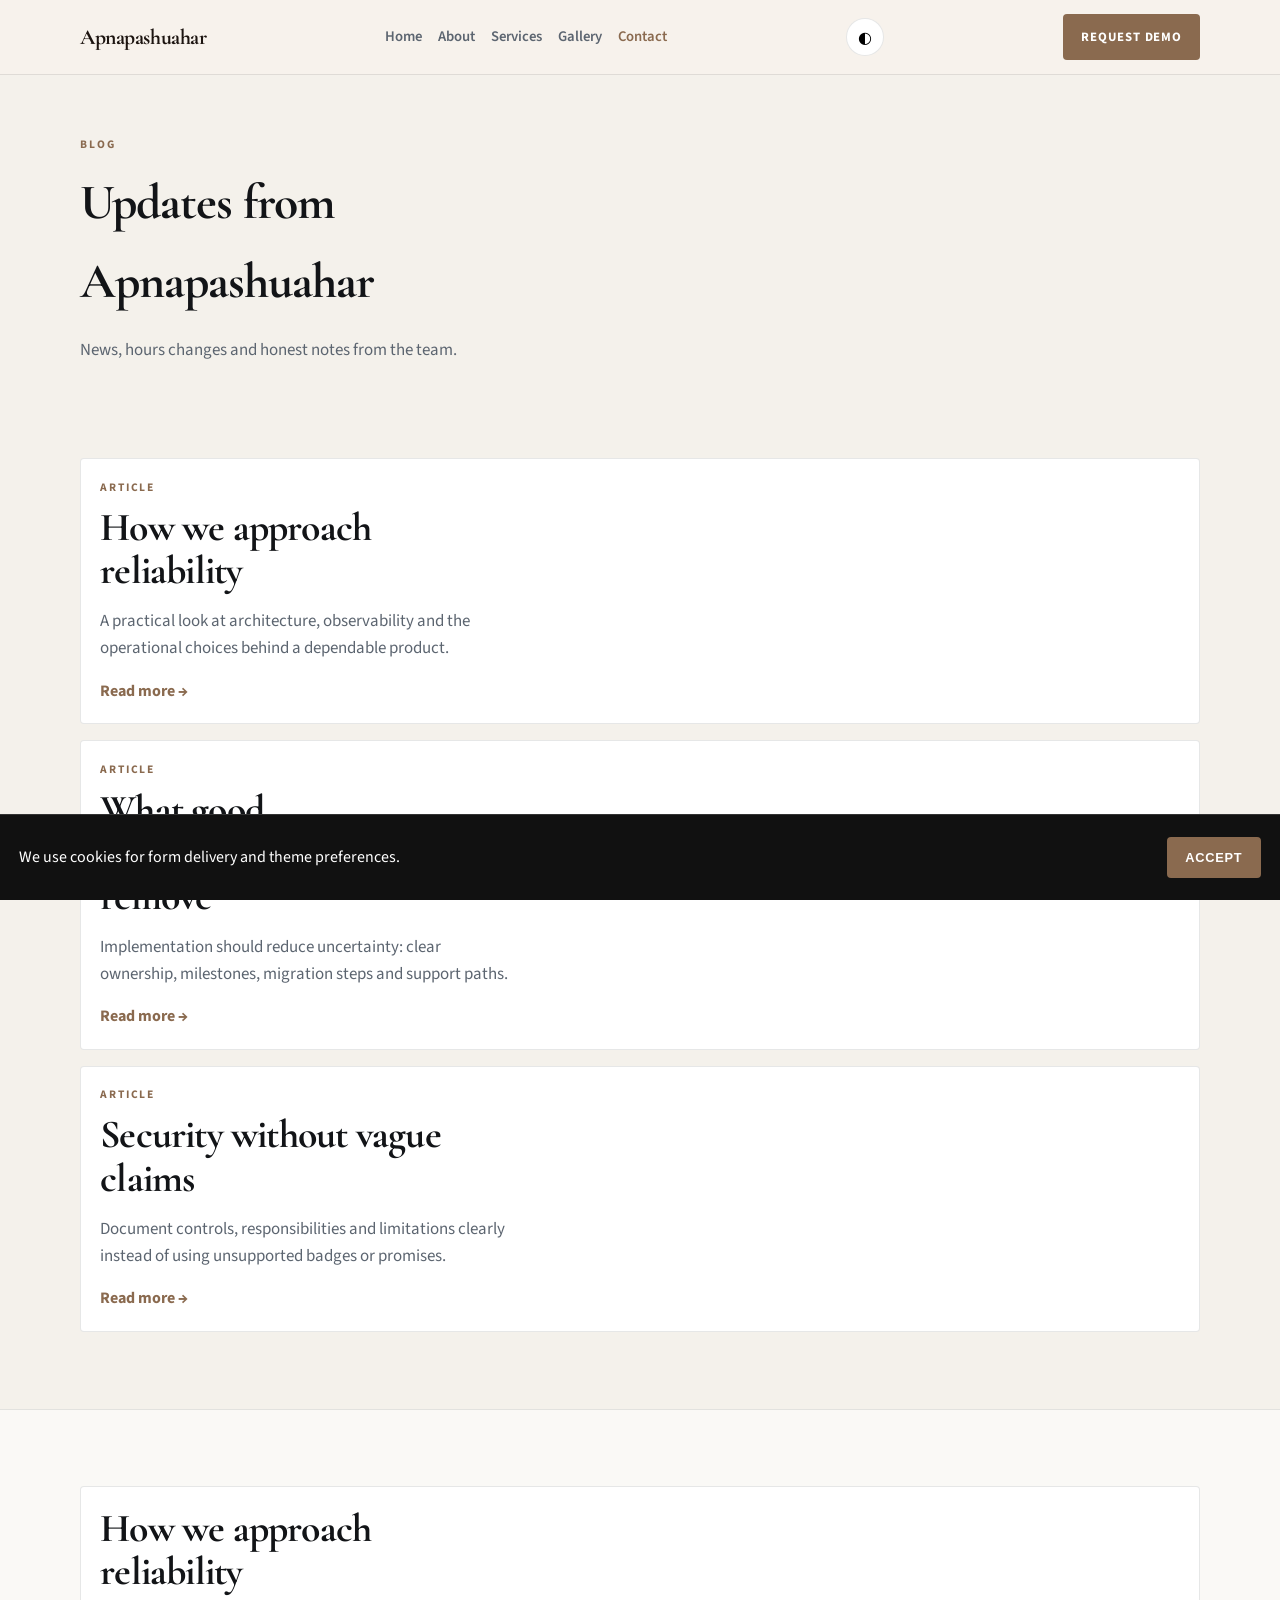
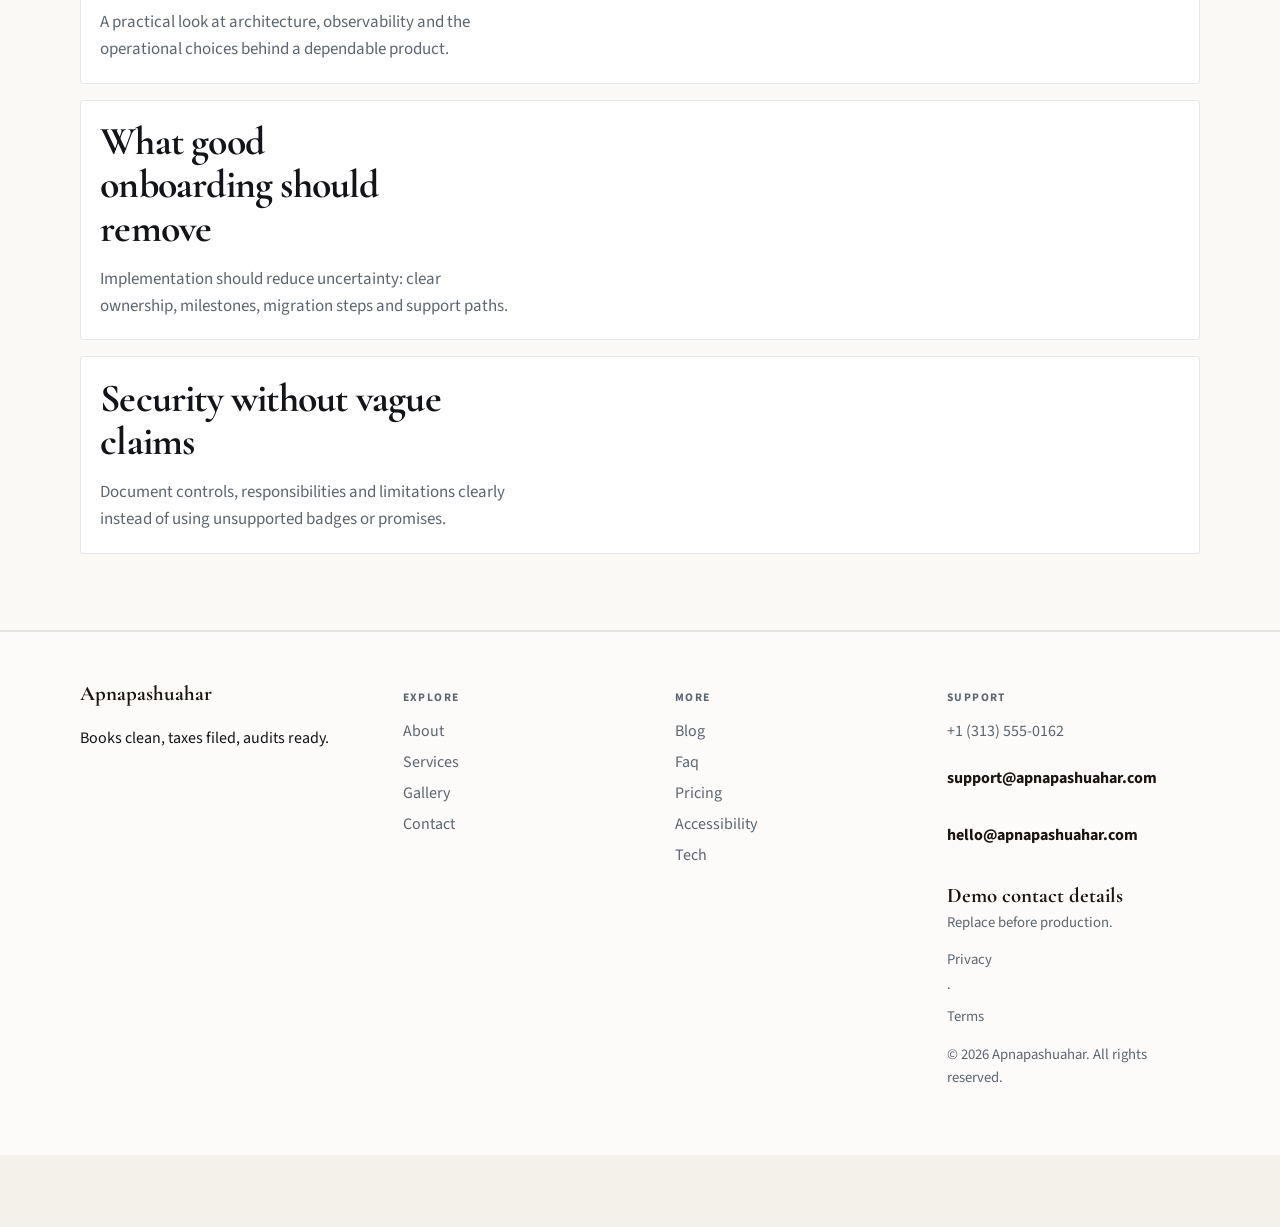
<file: blog.html>
<!DOCTYPE html>
<html lang="en">
<head>
  <meta charset="UTF-8" />
  <meta name="viewport" content="width=device-width, initial-scale=1" />
  <title>Blog | Apnapashuahar</title>
  <meta name="description" content="News from Apnapashuahar" />
  <meta property="og:title" content="Blog | Apnapashuahar" />
  <meta property="og:description" content="News from Apnapashuahar" />
  <meta property="og:type" content="website" />
  <meta name="twitter:card" content="summary_large_image" />
  <meta name="twitter:title" content="Blog | Apnapashuahar" />
  <meta name="twitter:description" content="News from Apnapashuahar" />
  <meta property="og:image" content="assets/img-1.jpg" />
  <meta name="twitter:image" content="assets/img-1.jpg" />
  <meta property="og:url" content="https://apnapashuahar.github.io" />
  <script type="application/ld+json">{"@context": "https://schema.org", "@type": "LocalBusiness", "name": "Apnapashuahar", "description": "Books clean, taxes filed, audits ready.", "url": "https://apnapashuahar.github.io", "image": "assets/img-1.jpg"}</script>
<script type="application/ld+json">{"@context": "https://schema.org", "@type": "FAQPage", "mainEntity": [{"@type": "Question", "name": "Where are you?", "acceptedAnswer": {"@type": "Answer", "text": "600 Woodward Ave, Detroit, MI. See the map on Visit."}}, {"@type": "Question", "name": "How do I reach support?", "acceptedAnswer": {"@type": "Answer", "text": "Use the Contact form or email support@apnapashuahar.com. We reply during open hours."}}, {"@type": "Question", "name": "How do I book?", "acceptedAnswer": {"@type": "Answer", "text": "Send a message on Contact, email bookings@apnapashuahar.com, or call +1 (313) 555-0162."}}, {"@type": "Question", "name": "Are prices current?", "acceptedAnswer": {"@type": "Answer", "text": "Listed prices are current and may shift with seasons — we update this site when they do."}}, {"@type": "Question", "name": "Do you take groups?", "acceptedAnswer": {"@type": "Answer", "text": "Yes for many bookings — tell us the size and date and we'll confirm what Apnapashuahar can host."}}, {"@type": "Question", "name": "What should I bring?", "acceptedAnswer": {"@type": "Answer", "text": "Just yourself (and any notes on allergies, sizes, or preferences). We'll handle the rest."}}, {"@type": "Question", "name": "Where can I read updates?", "acceptedAnswer": {"@type": "Answer", "text": "Blog and Journal pages publish changes before social media."}}, {"@type": "Question", "name": "How do I join the team?", "acceptedAnswer": {"@type": "Answer", "text": "Open roles are listed on Careers — we reply to every application."}}, {"@type": "Question", "name": "Is the space accessible?", "acceptedAnswer": {"@type": "Answer", "text": "See our Accessibility page for entrance, seating and restroom notes."}}, {"@type": "Question", "name": "Can I book for someone else?", "acceptedAnswer": {"@type": "Answer", "text": "Yes — include their name and preferences in the contact form."}}]}</script>
<script type="application/ld+json">{"@context": "https://schema.org", "@type": "WebSite", "name": "Apnapashuahar", "url": "https://apnapashuahar.github.io", "description": "Books clean, taxes filed, audits ready."}</script>
  <link rel="alternate" hreflang="en" href="index.html" />
  <link rel="alternate" hreflang="x-default" href="index.html" />
  <meta name="theme-color" content="#111111" />
  <link rel="preconnect" href="https://fonts.googleapis.com" />
  <link rel="preconnect" href="https://fonts.gstatic.com" crossorigin />
  <link href="https://fonts.googleapis.com/css2?family=Cormorant+Garamond:wght@600;700&family=Source+Sans+3:wght@400;500;600;700&display=swap" rel="stylesheet" />
  <link rel="stylesheet" href="styles.css" />
  <link rel="icon" href="favicon.svg" type="image/svg+xml" />
</head>
<body>

  <header class="top">
    <div class="shell bar">
      <a class="logo" href="index.html">Apnapashuahar</a>
      <button class="nav-toggle" type="button" aria-label="Open menu" data-nav-toggle>
        <span></span><span></span><span></span>
      </button>
      <nav data-nav><a href="index.html">Home</a><a href="about.html">About</a><a href="offerings.html">Services</a><a href="gallery.html">Gallery</a><a href="contact.html" class="on">Contact</a></nav>
      <button type="button" class="theme-toggle" data-theme-toggle aria-label="Toggle dark mode">◐</button>
      <a class="cta" href="contact.html" data-open-book>Request demo</a>
    </div>
  </header>  <main class="page">
    <section class="page-hero"><div class="shell">
      <p class="eyebrow">Blog</p>
      <h1>Updates from Apnapashuahar</h1>
      <p class="lead">News, hours changes and honest notes from the team.</p>
    </div></section>
    <section class="block"><div class="shell journal-stack"><article class="journal-entry reveal">
      <p class="eyebrow">Article</p>
      <h2><a href="#post-0">How we approach reliability</a></h2>
      <p class="lead">A practical look at architecture, observability and the operational choices behind a dependable product.</p>
      <a class="textlink" href="#post-0">Read more →</a>
    </article><article class="journal-entry reveal">
      <p class="eyebrow">Article</p>
      <h2><a href="#post-1">What good onboarding should remove</a></h2>
      <p class="lead">Implementation should reduce uncertainty: clear ownership, milestones, migration steps and support paths.</p>
      <a class="textlink" href="#post-1">Read more →</a>
    </article><article class="journal-entry reveal">
      <p class="eyebrow">Article</p>
      <h2><a href="#post-2">Security without vague claims</a></h2>
      <p class="lead">Document controls, responsibilities and limitations clearly instead of using unsupported badges or promises.</p>
      <a class="textlink" href="#post-2">Read more →</a>
    </article></div></section>
    <section class="block tint"><div class="shell journal-stack"><article id="post-0" class="journal-entry reveal">
      <h2>How we approach reliability</h2>
      <p class="lead">A practical look at architecture, observability and the operational choices behind a dependable product.</p>
    </article><article id="post-1" class="journal-entry reveal">
      <h2>What good onboarding should remove</h2>
      <p class="lead">Implementation should reduce uncertainty: clear ownership, milestones, migration steps and support paths.</p>
    </article><article id="post-2" class="journal-entry reveal">
      <h2>Security without vague claims</h2>
      <p class="lead">Document controls, responsibilities and limitations clearly instead of using unsupported badges or promises.</p>
    </article></div></section>
  </main>
  <footer class="foot">
    <div class="shell foot-grid">
      <div>
        <strong>Apnapashuahar</strong>
        <p>Books clean, taxes filed, audits ready.</p>
        
      </div>
      <div>
        <p class="fh">Explore</p>
        <a href="about.html">About</a><a href="offerings.html">Services</a><a href="gallery.html">Gallery</a><a href="contact.html">Contact</a>
      </div>
      <div>
        <p class="fh">More</p>
        <a href="blog.html">Blog</a><a href="faq.html">Faq</a><a href="pricing.html">Pricing</a><a href="accessibility.html">Accessibility</a><a href="tech.html">Tech</a>
      </div>
      <div>
        <p class="fh">Support</p>
        <a href="tel:+13135550162">+1 (313) 555-0162</a>
        <p class="mail-plain">support@apnapashuahar.com</p>
        <p class="mail-plain">hello@apnapashuahar.com</p>
        
        <p class="foot-meta"><strong>Demo contact details</strong><br/>Replace before production.</p>
        <p class="foot-meta"><a href="privacy.html">Privacy</a> · <a href="terms.html">Terms</a></p>
        <p class="foot-meta">© 2026 Apnapashuahar. All rights reserved.</p>
      </div>
    </div>
  </footer>
  <div class="cookie-bar" data-cookie-bar hidden>
    <p>We use cookies for form delivery and theme preferences.</p>
    <button type="button" class="btn solid" data-cookie-accept>Accept</button>
  </div>
  <div class="mobile-cta">
    <a href="tel:+13135550162">Call</a>
    <button type="button" data-open-book>Contact sales</button>
    
  </div>
  <div class="toast" data-toast hidden></div>

  <div class="modal" data-book-modal hidden>
    <div class="modal-card">
      <button class="modal-close" type="button" data-close-book aria-label="Close">×</button>
      <p class="eyebrow">Quick request</p>
      <h3>Contact Apnapashuahar</h3>
      <p class="lead">Send the essentials and we will reply by email.</p>
      <form class="contact-form compact" data-quick-book data-support="support@apnapashuahar.com">
        <label>Name<input name="name" required placeholder="Your name" /></label>
        <label>Email<input type="email" name="email" required placeholder="you@email.com" /></label>
        <label>Timing<input name="when" required placeholder="Preferred date or timeline" /></label>
        <label>Notes<textarea name="message" rows="3" placeholder="Project, product, service or other details…"></textarea></label>
        <button class="btn solid" type="submit">Contact sales</button>
      </form>
    </div>
  </div>

  <div class="lightbox" data-lightbox hidden>
    <button class="modal-close" type="button" data-lightbox-close aria-label="Close">×</button>
    <img data-lightbox-img alt="" />
    <div class="lightbox-nav">
      <button type="button" data-lightbox-prev>‹</button>
      <button type="button" data-lightbox-next>›</button>
    </div>
  </div>
  <script src="site.js"></script>
</body></html>
</file>
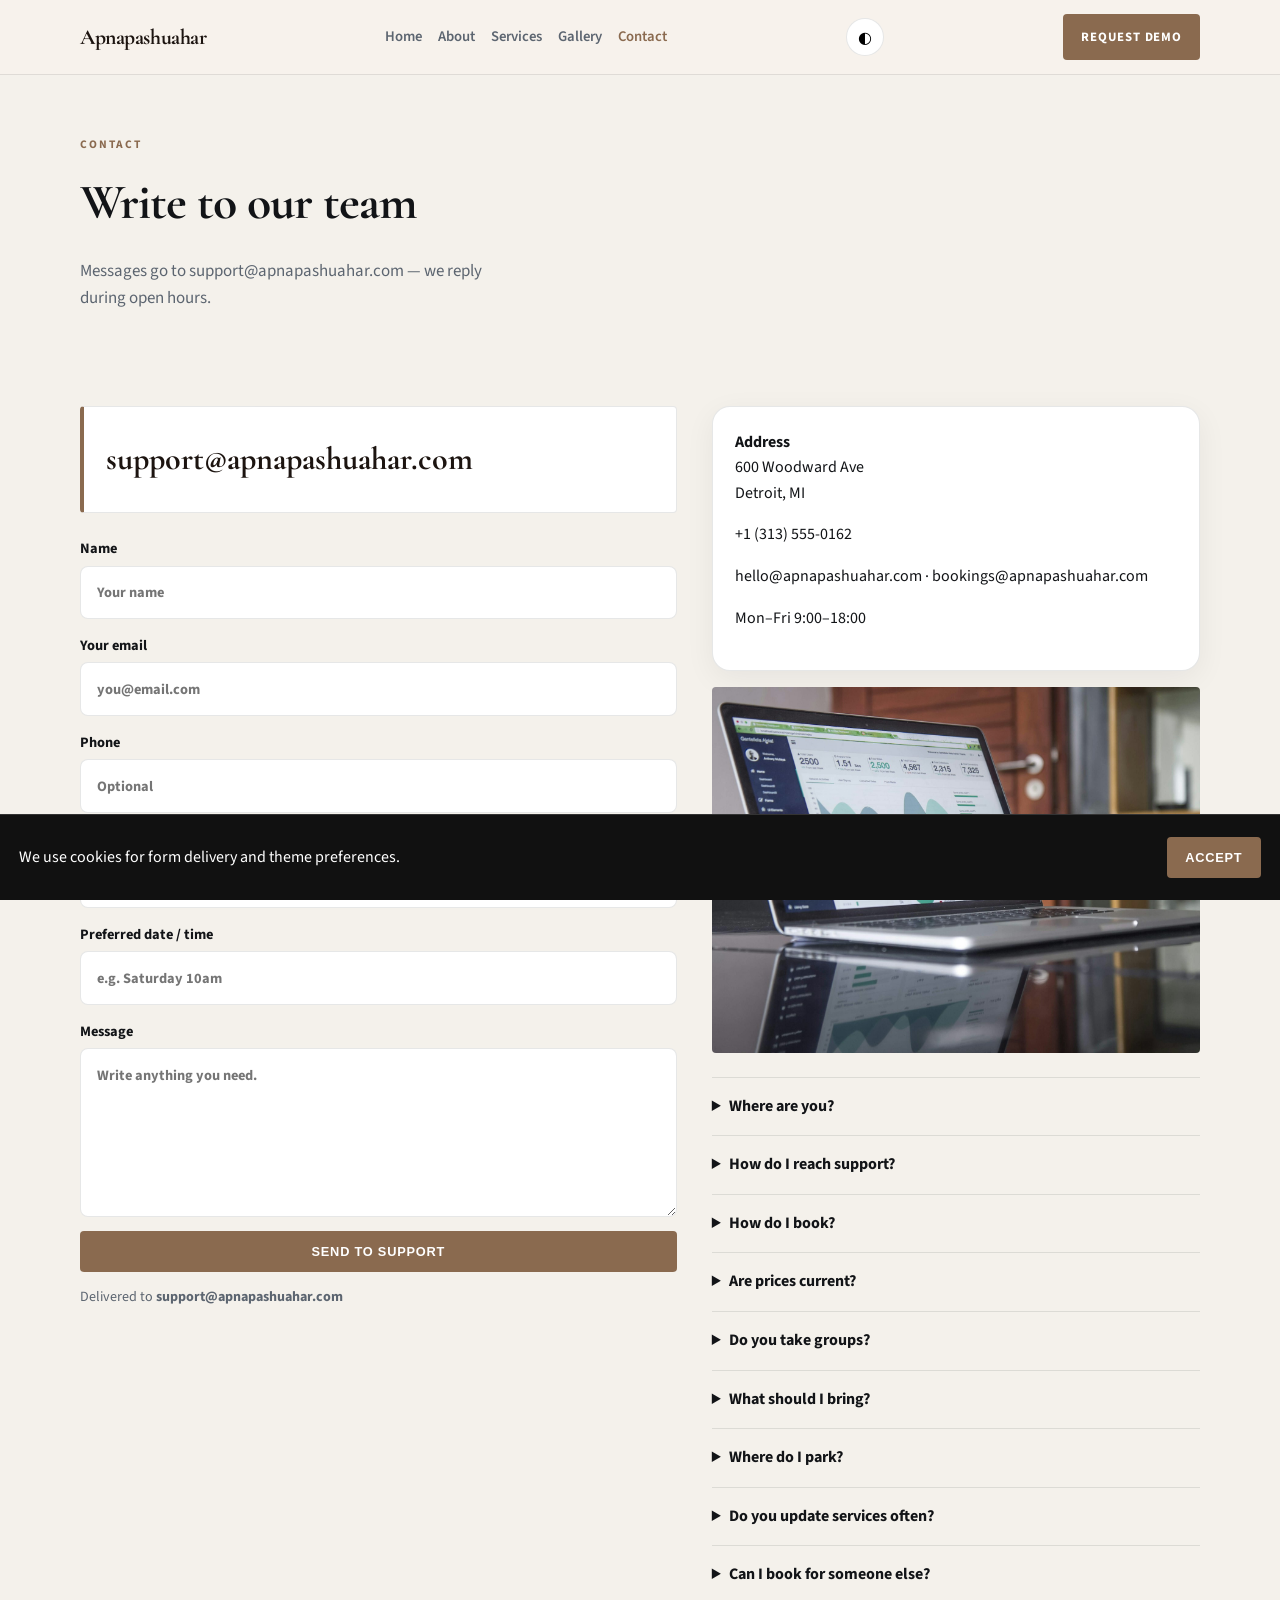
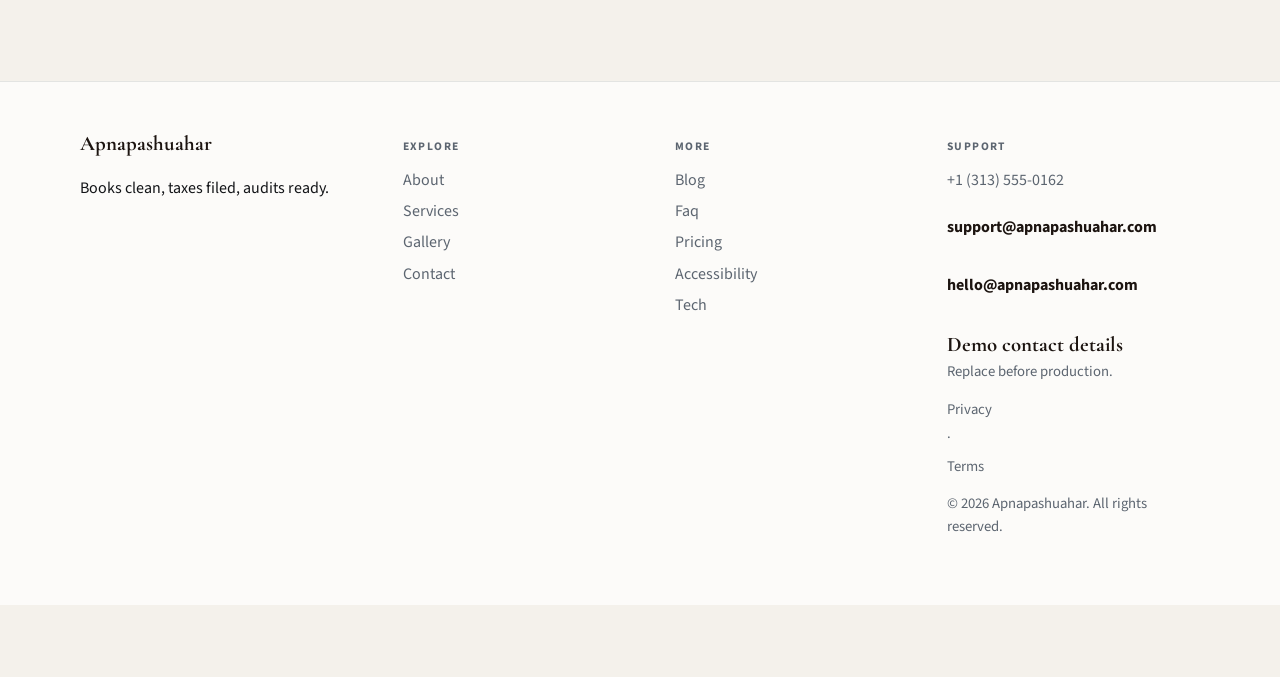
<file: contact.html>
<!DOCTYPE html>
<html lang="en">
<head>
  <meta charset="UTF-8" />
  <meta name="viewport" content="width=device-width, initial-scale=1" />
  <title>Contact | Apnapashuahar</title>
  <meta name="description" content="Contact Apnapashuahar" />
  <meta property="og:title" content="Contact | Apnapashuahar" />
  <meta property="og:description" content="Contact Apnapashuahar" />
  <meta property="og:type" content="website" />
  <meta name="twitter:card" content="summary_large_image" />
  <meta name="twitter:title" content="Contact | Apnapashuahar" />
  <meta name="twitter:description" content="Contact Apnapashuahar" />
  <meta property="og:image" content="assets/img-1.jpg" />
  <meta name="twitter:image" content="assets/img-1.jpg" />
  <meta property="og:url" content="https://apnapashuahar.github.io" />
  <script type="application/ld+json">{"@context": "https://schema.org", "@type": "LocalBusiness", "name": "Apnapashuahar", "description": "Books clean, taxes filed, audits ready.", "url": "https://apnapashuahar.github.io", "image": "assets/img-1.jpg"}</script>
<script type="application/ld+json">{"@context": "https://schema.org", "@type": "FAQPage", "mainEntity": [{"@type": "Question", "name": "Where are you?", "acceptedAnswer": {"@type": "Answer", "text": "600 Woodward Ave, Detroit, MI. See the map on Visit."}}, {"@type": "Question", "name": "How do I reach support?", "acceptedAnswer": {"@type": "Answer", "text": "Use the Contact form or email support@apnapashuahar.com. We reply during open hours."}}, {"@type": "Question", "name": "How do I book?", "acceptedAnswer": {"@type": "Answer", "text": "Send a message on Contact, email bookings@apnapashuahar.com, or call +1 (313) 555-0162."}}, {"@type": "Question", "name": "Are prices current?", "acceptedAnswer": {"@type": "Answer", "text": "Listed prices are current and may shift with seasons — we update this site when they do."}}, {"@type": "Question", "name": "Do you take groups?", "acceptedAnswer": {"@type": "Answer", "text": "Yes for many bookings — tell us the size and date and we'll confirm what Apnapashuahar can host."}}, {"@type": "Question", "name": "What should I bring?", "acceptedAnswer": {"@type": "Answer", "text": "Just yourself (and any notes on allergies, sizes, or preferences). We'll handle the rest."}}, {"@type": "Question", "name": "Where can I read updates?", "acceptedAnswer": {"@type": "Answer", "text": "Blog and Journal pages publish changes before social media."}}, {"@type": "Question", "name": "How do I join the team?", "acceptedAnswer": {"@type": "Answer", "text": "Open roles are listed on Careers — we reply to every application."}}, {"@type": "Question", "name": "Is the space accessible?", "acceptedAnswer": {"@type": "Answer", "text": "See our Accessibility page for entrance, seating and restroom notes."}}, {"@type": "Question", "name": "Can I book for someone else?", "acceptedAnswer": {"@type": "Answer", "text": "Yes — include their name and preferences in the contact form."}}]}</script>
<script type="application/ld+json">{"@context": "https://schema.org", "@type": "WebSite", "name": "Apnapashuahar", "url": "https://apnapashuahar.github.io", "description": "Books clean, taxes filed, audits ready."}</script>
  <link rel="alternate" hreflang="en" href="index.html" />
  <link rel="alternate" hreflang="x-default" href="index.html" />
  <meta name="theme-color" content="#111111" />
  <link rel="preconnect" href="https://fonts.googleapis.com" />
  <link rel="preconnect" href="https://fonts.gstatic.com" crossorigin />
  <link href="https://fonts.googleapis.com/css2?family=Cormorant+Garamond:wght@600;700&family=Source+Sans+3:wght@400;500;600;700&display=swap" rel="stylesheet" />
  <link rel="stylesheet" href="styles.css" />
  <link rel="icon" href="favicon.svg" type="image/svg+xml" />
</head>
<body>

  <header class="top">
    <div class="shell bar">
      <a class="logo" href="index.html">Apnapashuahar</a>
      <button class="nav-toggle" type="button" aria-label="Open menu" data-nav-toggle>
        <span></span><span></span><span></span>
      </button>
      <nav data-nav><a href="index.html">Home</a><a href="about.html">About</a><a href="offerings.html">Services</a><a href="gallery.html">Gallery</a><a href="contact.html" class="on">Contact</a></nav>
      <button type="button" class="theme-toggle" data-theme-toggle aria-label="Toggle dark mode">◐</button>
      <a class="cta" href="contact.html" data-open-book>Request demo</a>
    </div>
  </header>  <main class="page">
    <section class="page-hero"><div class="shell">
      <p class="eyebrow">Contact</p><h1>Write to our team</h1>
      <p class="lead">Messages go to support@apnapashuahar.com — we reply during open hours.</p>
    </div></section>
    <section class="block"><div class="shell contact-grid">
      <div><div class="support-banner"><p class="support-mail">support@apnapashuahar.com</p></div><form class="contact-form" data-contact data-support="support@apnapashuahar.com">
          <label>Name<input name="name" required placeholder="Your name" autocomplete="name" /></label>
          <label>Your email<input type="email" name="email" required placeholder="you@email.com" autocomplete="email" /></label>
          <label>Phone<input type="tel" name="phone" placeholder="Optional" autocomplete="tel" /></label>
          <label>Topic<select name="topic" required>
              <option value="Booking">Booking / reservation</option>
              <option value="Support">Support / question</option>
              <option value="Group">Group or event</option>
              <option value="Other">Something else</option>
            </select></label>
          <label>Preferred date / time<input name="when" placeholder="e.g. Saturday 10am" /></label>
          <label>Message<textarea name="message" rows="6" required placeholder="Write anything you need."></textarea></label>
          <button class="btn solid" type="submit">Send to support</button>
          <p class="form-note">Delivered to <strong>support@apnapashuahar.com</strong></p>
        </form>
      <div class="form-success" data-success hidden><h3>Message received</h3><button type="button" class="btn quiet" data-again>Send another</button></div></div>
      <div><div class="card stack-card">
      <p><strong>Address</strong><br/>600 Woodward Ave<br/>Detroit, MI</p>
      <p><a href="tel:+13135550162">+1 (313) 555-0162</a></p>
      <p>hello@apnapashuahar.com · bookings@apnapashuahar.com</p><p>Mon–Fri 9:00–18:00</p></div>
      <img class="solo" src="assets/img-7.jpg" alt="contact" style="margin-top:1rem" />
      <div class="faq" style="margin-top:1.5rem"><details><summary>Where are you?</summary><p>600 Woodward Ave, Detroit, MI. See the map on Visit.</p></details>
<details><summary>How do I reach support?</summary><p>Use the Contact form or email support@apnapashuahar.com. We reply during open hours.</p></details>
<details><summary>How do I book?</summary><p>Send a message on Contact, email bookings@apnapashuahar.com, or call +1 (313) 555-0162.</p></details>
<details><summary>Are prices current?</summary><p>Listed prices are current and may shift with seasons — we update this site when they do.</p></details>
<details><summary>Do you take groups?</summary><p>Yes for many bookings — tell us the size and date and we'll confirm what Apnapashuahar can host.</p></details>
<details><summary>What should I bring?</summary><p>Just yourself (and any notes on allergies, sizes, or preferences). We'll handle the rest.</p></details>
<details><summary>Where do I park?</summary><p>See the Visit page for address and map links around Detroit.</p></details>
<details><summary>Do you update services often?</summary><p>Yes — seasonal shifts are posted here first.</p></details>
<details><summary>Can I book for someone else?</summary><p>Yes — include their name and preferences in the Contact form or email support@apnapashuahar.com.</p></details></div></div>
    </div></section>
  </main>
  <footer class="foot">
    <div class="shell foot-grid">
      <div>
        <strong>Apnapashuahar</strong>
        <p>Books clean, taxes filed, audits ready.</p>
        
      </div>
      <div>
        <p class="fh">Explore</p>
        <a href="about.html">About</a><a href="offerings.html">Services</a><a href="gallery.html">Gallery</a><a href="contact.html">Contact</a>
      </div>
      <div>
        <p class="fh">More</p>
        <a href="blog.html">Blog</a><a href="faq.html">Faq</a><a href="pricing.html">Pricing</a><a href="accessibility.html">Accessibility</a><a href="tech.html">Tech</a>
      </div>
      <div>
        <p class="fh">Support</p>
        <a href="tel:+13135550162">+1 (313) 555-0162</a>
        <p class="mail-plain">support@apnapashuahar.com</p>
        <p class="mail-plain">hello@apnapashuahar.com</p>
        
        <p class="foot-meta"><strong>Demo contact details</strong><br/>Replace before production.</p>
        <p class="foot-meta"><a href="privacy.html">Privacy</a> · <a href="terms.html">Terms</a></p>
        <p class="foot-meta">© 2026 Apnapashuahar. All rights reserved.</p>
      </div>
    </div>
  </footer>
  <div class="cookie-bar" data-cookie-bar hidden>
    <p>We use cookies for form delivery and theme preferences.</p>
    <button type="button" class="btn solid" data-cookie-accept>Accept</button>
  </div>
  <div class="mobile-cta">
    <a href="tel:+13135550162">Call</a>
    <button type="button" data-open-book>Contact sales</button>
    
  </div>
  <div class="toast" data-toast hidden></div>

  <div class="modal" data-book-modal hidden>
    <div class="modal-card">
      <button class="modal-close" type="button" data-close-book aria-label="Close">×</button>
      <p class="eyebrow">Quick request</p>
      <h3>Contact Apnapashuahar</h3>
      <p class="lead">Send the essentials and we will reply by email.</p>
      <form class="contact-form compact" data-quick-book data-support="support@apnapashuahar.com">
        <label>Name<input name="name" required placeholder="Your name" /></label>
        <label>Email<input type="email" name="email" required placeholder="you@email.com" /></label>
        <label>Timing<input name="when" required placeholder="Preferred date or timeline" /></label>
        <label>Notes<textarea name="message" rows="3" placeholder="Project, product, service or other details…"></textarea></label>
        <button class="btn solid" type="submit">Contact sales</button>
      </form>
    </div>
  </div>

  <div class="lightbox" data-lightbox hidden>
    <button class="modal-close" type="button" data-lightbox-close aria-label="Close">×</button>
    <img data-lightbox-img alt="" />
    <div class="lightbox-nav">
      <button type="button" data-lightbox-prev>‹</button>
      <button type="button" data-lightbox-next>›</button>
    </div>
  </div>
  <script src="site.js"></script>
</body></html>
</file>
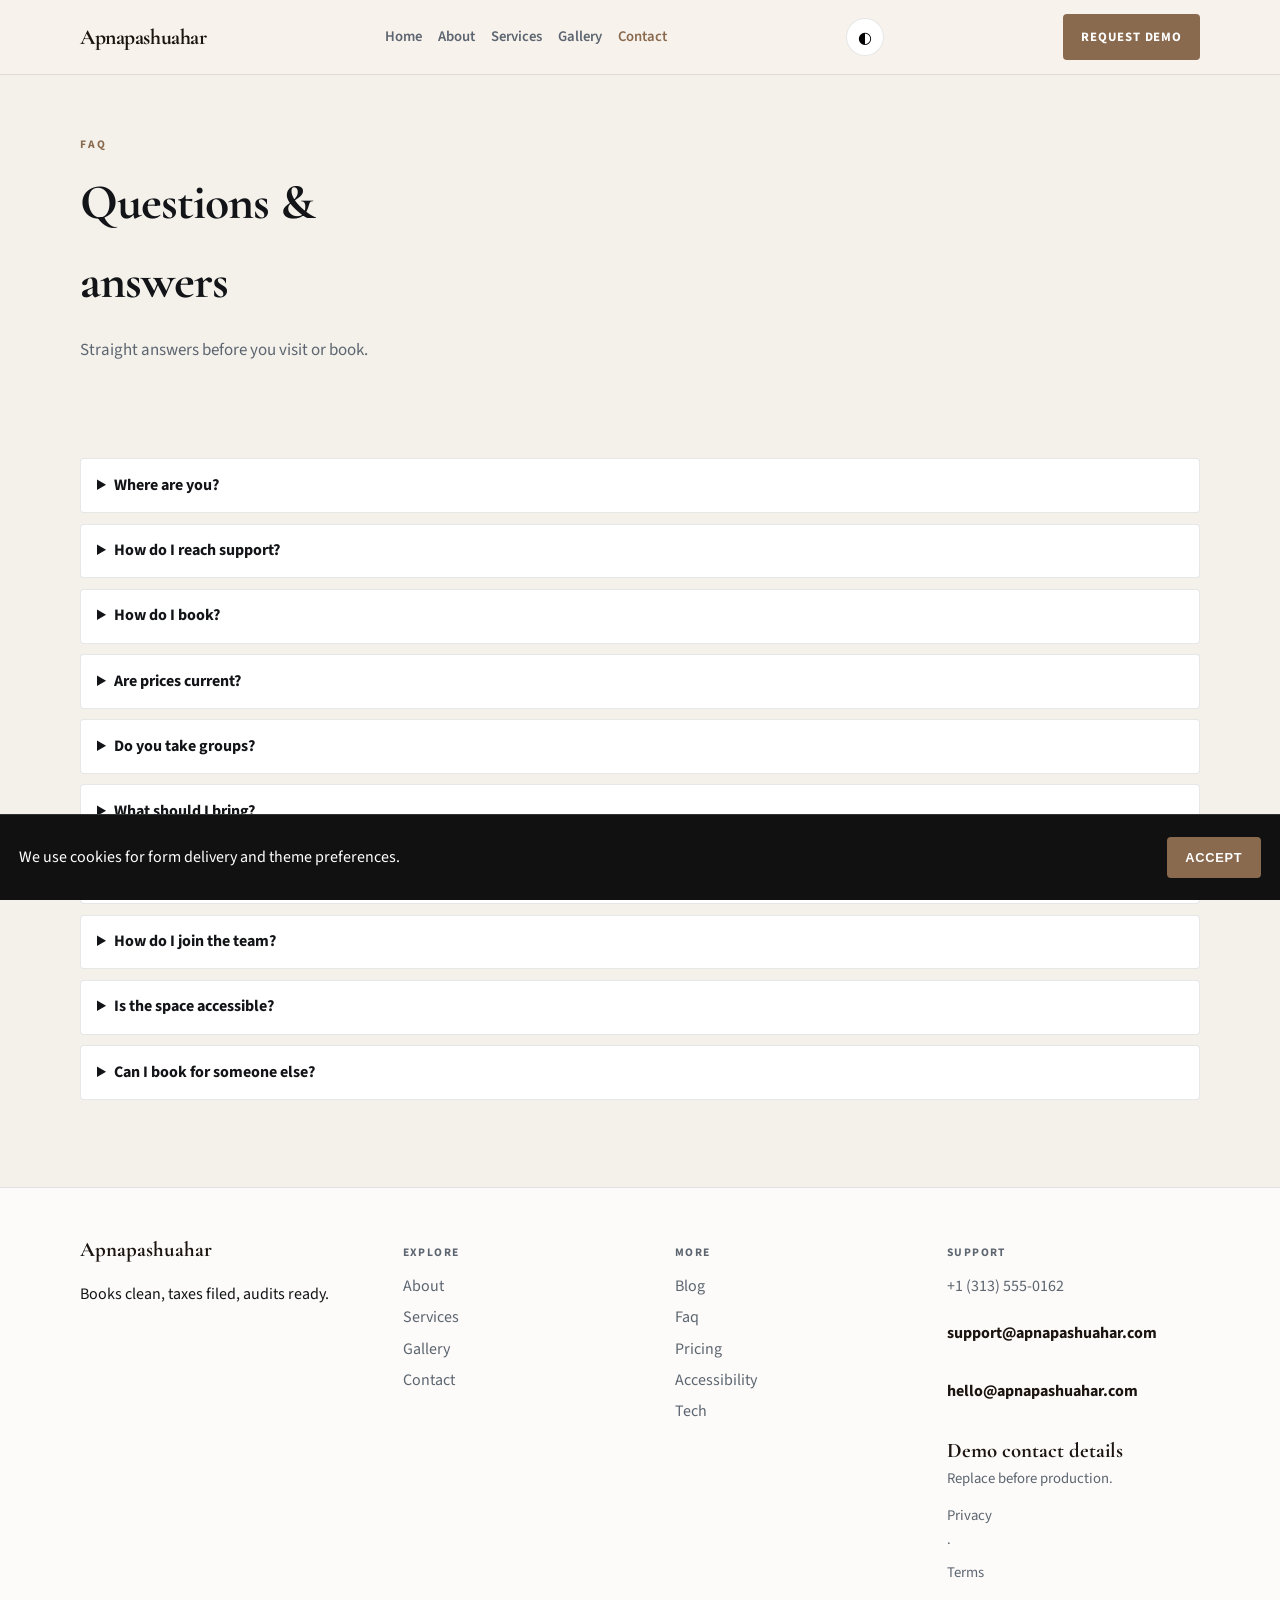
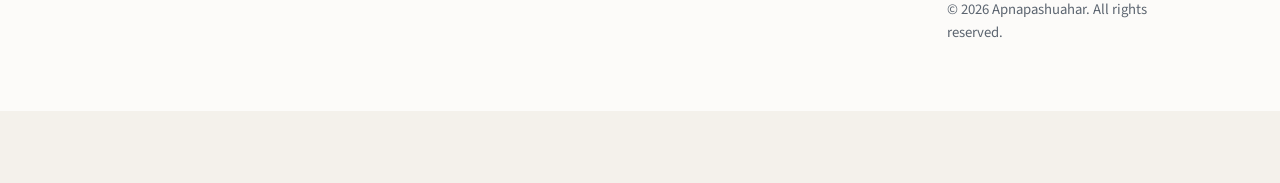
<file: faq.html>
<!DOCTYPE html>
<html lang="en">
<head>
  <meta charset="UTF-8" />
  <meta name="viewport" content="width=device-width, initial-scale=1" />
  <title>FAQ | Apnapashuahar</title>
  <meta name="description" content="Frequently asked questions" />
  <meta property="og:title" content="FAQ | Apnapashuahar" />
  <meta property="og:description" content="Frequently asked questions" />
  <meta property="og:type" content="website" />
  <meta name="twitter:card" content="summary_large_image" />
  <meta name="twitter:title" content="FAQ | Apnapashuahar" />
  <meta name="twitter:description" content="Frequently asked questions" />
  <meta property="og:image" content="assets/img-1.jpg" />
  <meta name="twitter:image" content="assets/img-1.jpg" />
  <meta property="og:url" content="https://apnapashuahar.github.io" />
  <script type="application/ld+json">{"@context": "https://schema.org", "@type": "LocalBusiness", "name": "Apnapashuahar", "description": "Books clean, taxes filed, audits ready.", "url": "https://apnapashuahar.github.io", "image": "assets/img-1.jpg"}</script>
<script type="application/ld+json">{"@context": "https://schema.org", "@type": "FAQPage", "mainEntity": [{"@type": "Question", "name": "Where are you?", "acceptedAnswer": {"@type": "Answer", "text": "600 Woodward Ave, Detroit, MI. See the map on Visit."}}, {"@type": "Question", "name": "How do I reach support?", "acceptedAnswer": {"@type": "Answer", "text": "Use the Contact form or email support@apnapashuahar.com. We reply during open hours."}}, {"@type": "Question", "name": "How do I book?", "acceptedAnswer": {"@type": "Answer", "text": "Send a message on Contact, email bookings@apnapashuahar.com, or call +1 (313) 555-0162."}}, {"@type": "Question", "name": "Are prices current?", "acceptedAnswer": {"@type": "Answer", "text": "Listed prices are current and may shift with seasons — we update this site when they do."}}, {"@type": "Question", "name": "Do you take groups?", "acceptedAnswer": {"@type": "Answer", "text": "Yes for many bookings — tell us the size and date and we'll confirm what Apnapashuahar can host."}}, {"@type": "Question", "name": "What should I bring?", "acceptedAnswer": {"@type": "Answer", "text": "Just yourself (and any notes on allergies, sizes, or preferences). We'll handle the rest."}}, {"@type": "Question", "name": "Where can I read updates?", "acceptedAnswer": {"@type": "Answer", "text": "Blog and Journal pages publish changes before social media."}}, {"@type": "Question", "name": "How do I join the team?", "acceptedAnswer": {"@type": "Answer", "text": "Open roles are listed on Careers — we reply to every application."}}, {"@type": "Question", "name": "Is the space accessible?", "acceptedAnswer": {"@type": "Answer", "text": "See our Accessibility page for entrance, seating and restroom notes."}}, {"@type": "Question", "name": "Can I book for someone else?", "acceptedAnswer": {"@type": "Answer", "text": "Yes — include their name and preferences in the contact form."}}]}</script>
<script type="application/ld+json">{"@context": "https://schema.org", "@type": "WebSite", "name": "Apnapashuahar", "url": "https://apnapashuahar.github.io", "description": "Books clean, taxes filed, audits ready."}</script>
  <link rel="alternate" hreflang="en" href="index.html" />
  <link rel="alternate" hreflang="x-default" href="index.html" />
  <meta name="theme-color" content="#111111" />
  <link rel="preconnect" href="https://fonts.googleapis.com" />
  <link rel="preconnect" href="https://fonts.gstatic.com" crossorigin />
  <link href="https://fonts.googleapis.com/css2?family=Cormorant+Garamond:wght@600;700&family=Source+Sans+3:wght@400;500;600;700&display=swap" rel="stylesheet" />
  <link rel="stylesheet" href="styles.css" />
  <link rel="icon" href="favicon.svg" type="image/svg+xml" />
</head>
<body>

  <header class="top">
    <div class="shell bar">
      <a class="logo" href="index.html">Apnapashuahar</a>
      <button class="nav-toggle" type="button" aria-label="Open menu" data-nav-toggle>
        <span></span><span></span><span></span>
      </button>
      <nav data-nav><a href="index.html">Home</a><a href="about.html">About</a><a href="offerings.html">Services</a><a href="gallery.html">Gallery</a><a href="contact.html" class="on">Contact</a></nav>
      <button type="button" class="theme-toggle" data-theme-toggle aria-label="Toggle dark mode">◐</button>
      <a class="cta" href="contact.html" data-open-book>Request demo</a>
    </div>
  </header>  <main class="page">
    <section class="page-hero"><div class="shell">
      <p class="eyebrow">FAQ</p>
      <h1>Questions &amp; answers</h1>
      <p class="lead">Straight answers before you visit or book.</p>
    </div></section>
    <section class="block"><div class="shell faq-page"><details class='faq-item reveal'><summary>Where are you?</summary><p>600 Woodward Ave, Detroit, MI. See the map on Visit.</p></details><details class='faq-item reveal'><summary>How do I reach support?</summary><p>Use the Contact form or email support@apnapashuahar.com. We reply during open hours.</p></details><details class='faq-item reveal'><summary>How do I book?</summary><p>Send a message on Contact, email bookings@apnapashuahar.com, or call +1 (313) 555-0162.</p></details><details class='faq-item reveal'><summary>Are prices current?</summary><p>Listed prices are current and may shift with seasons — we update this site when they do.</p></details><details class='faq-item reveal'><summary>Do you take groups?</summary><p>Yes for many bookings — tell us the size and date and we&#x27;ll confirm what Apnapashuahar can host.</p></details><details class='faq-item reveal'><summary>What should I bring?</summary><p>Just yourself (and any notes on allergies, sizes, or preferences). We&#x27;ll handle the rest.</p></details><details class='faq-item reveal'><summary>Where can I read updates?</summary><p>Blog and Journal pages publish changes before social media.</p></details><details class='faq-item reveal'><summary>How do I join the team?</summary><p>Open roles are listed on Careers — we reply to every application.</p></details><details class='faq-item reveal'><summary>Is the space accessible?</summary><p>See our Accessibility page for entrance, seating and restroom notes.</p></details><details class='faq-item reveal'><summary>Can I book for someone else?</summary><p>Yes — include their name and preferences in the contact form.</p></details></div></section>
  </main>
  <footer class="foot">
    <div class="shell foot-grid">
      <div>
        <strong>Apnapashuahar</strong>
        <p>Books clean, taxes filed, audits ready.</p>
        
      </div>
      <div>
        <p class="fh">Explore</p>
        <a href="about.html">About</a><a href="offerings.html">Services</a><a href="gallery.html">Gallery</a><a href="contact.html">Contact</a>
      </div>
      <div>
        <p class="fh">More</p>
        <a href="blog.html">Blog</a><a href="faq.html">Faq</a><a href="pricing.html">Pricing</a><a href="accessibility.html">Accessibility</a><a href="tech.html">Tech</a>
      </div>
      <div>
        <p class="fh">Support</p>
        <a href="tel:+13135550162">+1 (313) 555-0162</a>
        <p class="mail-plain">support@apnapashuahar.com</p>
        <p class="mail-plain">hello@apnapashuahar.com</p>
        
        <p class="foot-meta"><strong>Demo contact details</strong><br/>Replace before production.</p>
        <p class="foot-meta"><a href="privacy.html">Privacy</a> · <a href="terms.html">Terms</a></p>
        <p class="foot-meta">© 2026 Apnapashuahar. All rights reserved.</p>
      </div>
    </div>
  </footer>
  <div class="cookie-bar" data-cookie-bar hidden>
    <p>We use cookies for form delivery and theme preferences.</p>
    <button type="button" class="btn solid" data-cookie-accept>Accept</button>
  </div>
  <div class="mobile-cta">
    <a href="tel:+13135550162">Call</a>
    <button type="button" data-open-book>Contact sales</button>
    
  </div>
  <div class="toast" data-toast hidden></div>

  <div class="modal" data-book-modal hidden>
    <div class="modal-card">
      <button class="modal-close" type="button" data-close-book aria-label="Close">×</button>
      <p class="eyebrow">Quick request</p>
      <h3>Contact Apnapashuahar</h3>
      <p class="lead">Send the essentials and we will reply by email.</p>
      <form class="contact-form compact" data-quick-book data-support="support@apnapashuahar.com">
        <label>Name<input name="name" required placeholder="Your name" /></label>
        <label>Email<input type="email" name="email" required placeholder="you@email.com" /></label>
        <label>Timing<input name="when" required placeholder="Preferred date or timeline" /></label>
        <label>Notes<textarea name="message" rows="3" placeholder="Project, product, service or other details…"></textarea></label>
        <button class="btn solid" type="submit">Contact sales</button>
      </form>
    </div>
  </div>

  <div class="lightbox" data-lightbox hidden>
    <button class="modal-close" type="button" data-lightbox-close aria-label="Close">×</button>
    <img data-lightbox-img alt="" />
    <div class="lightbox-nav">
      <button type="button" data-lightbox-prev>‹</button>
      <button type="button" data-lightbox-next>›</button>
    </div>
  </div>
  <script src="site.js"></script>
</body></html>
</file>
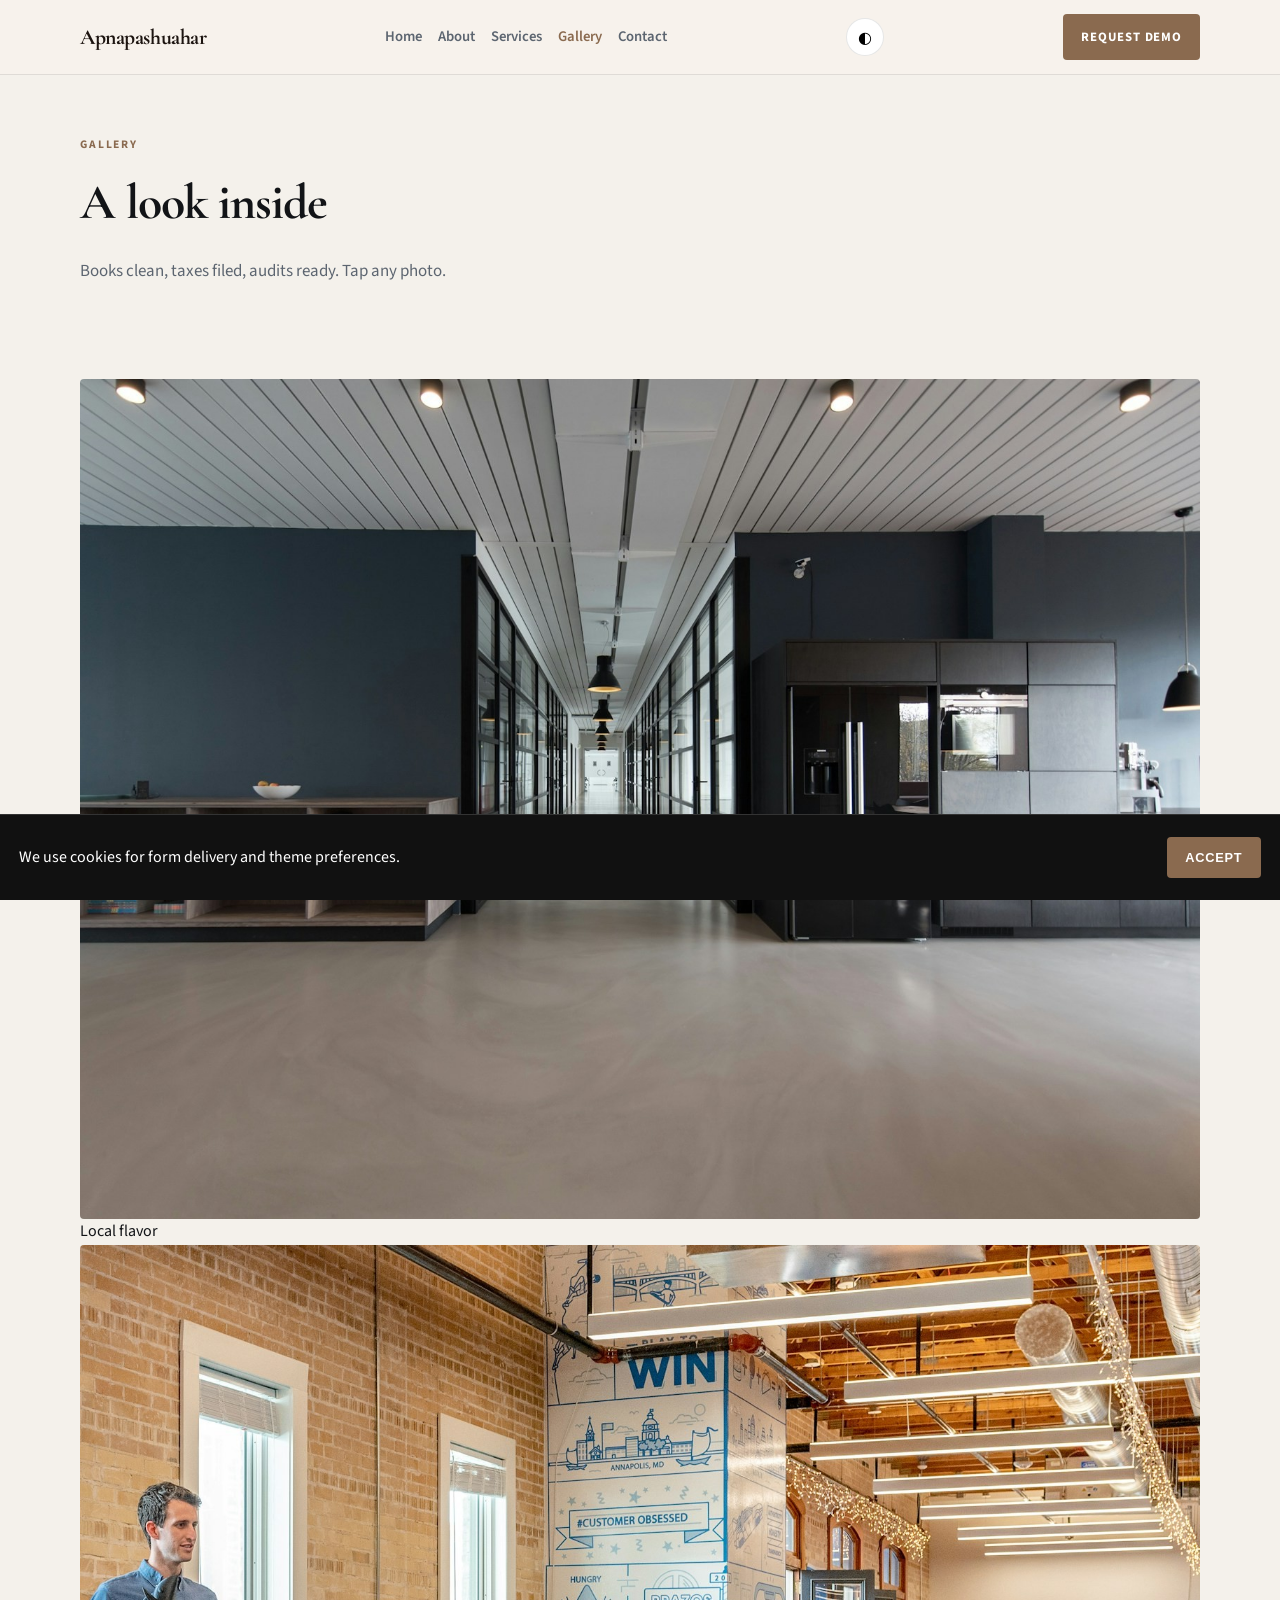
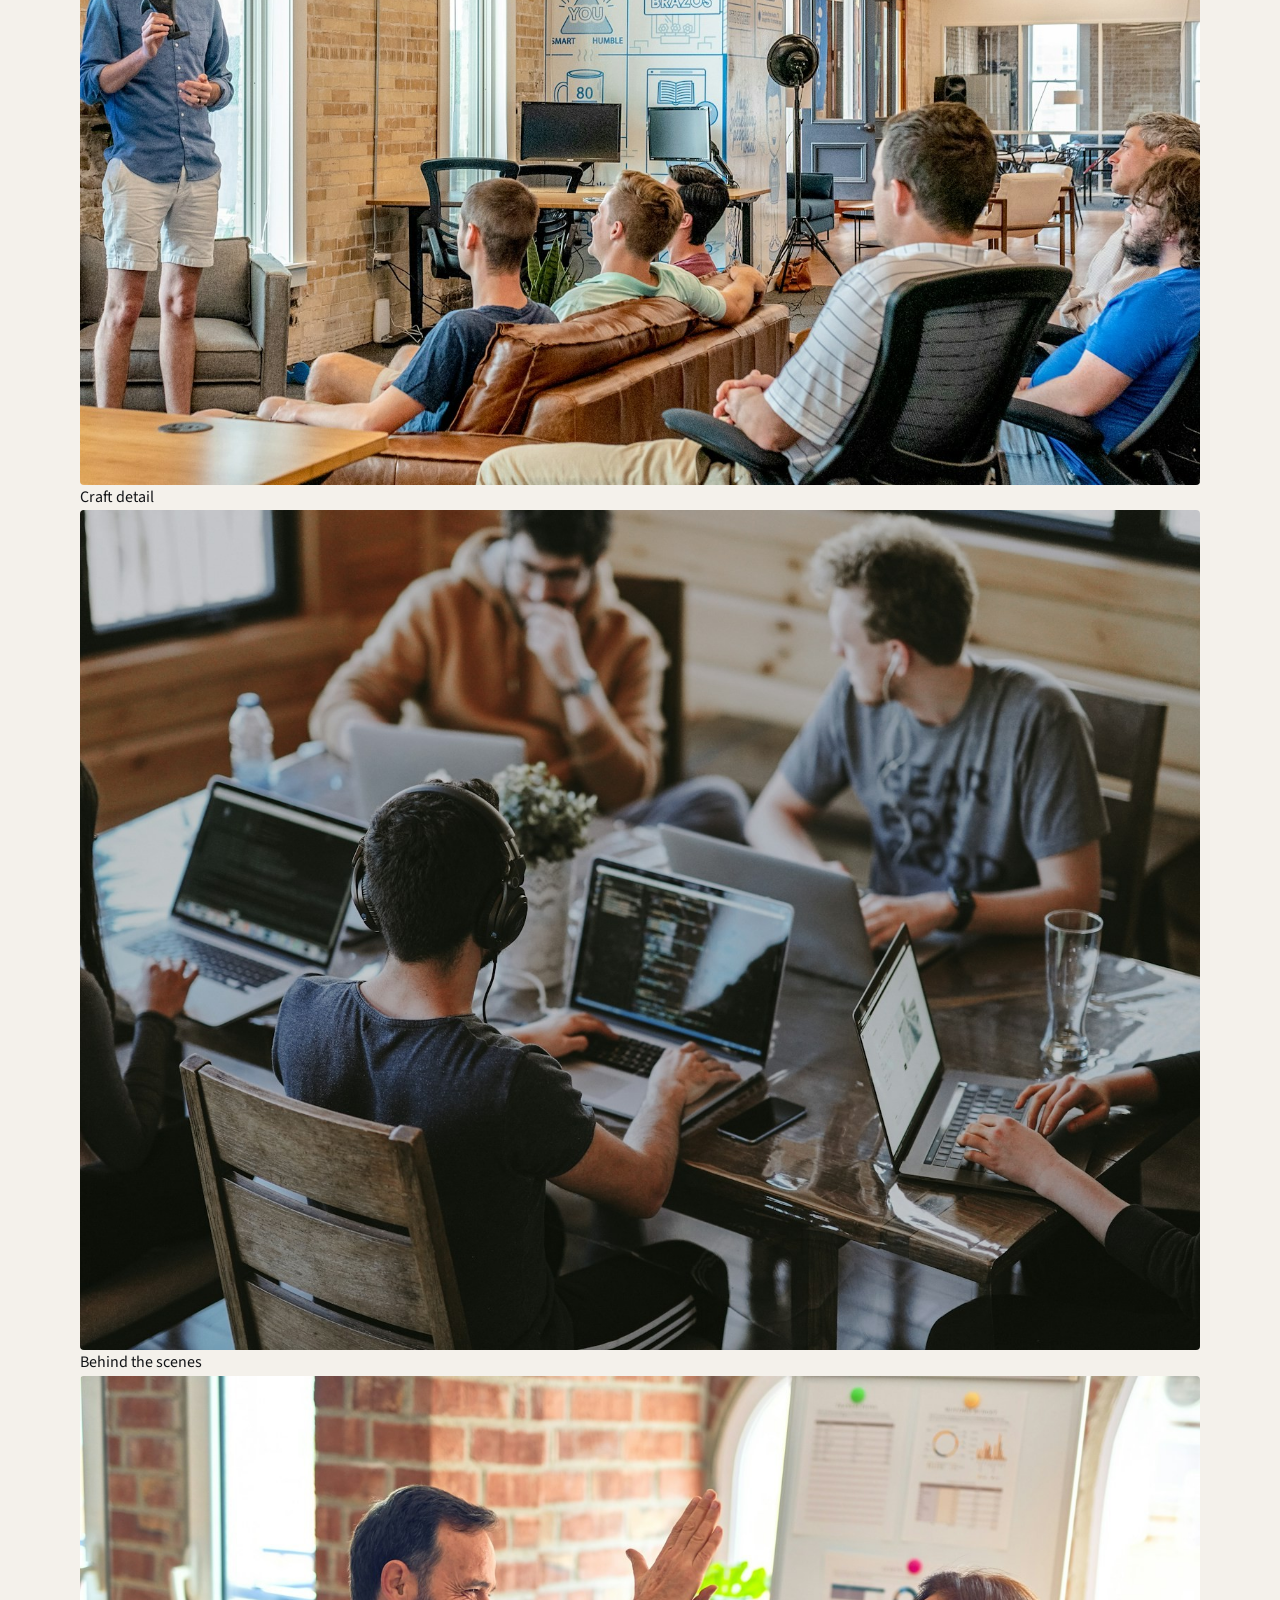
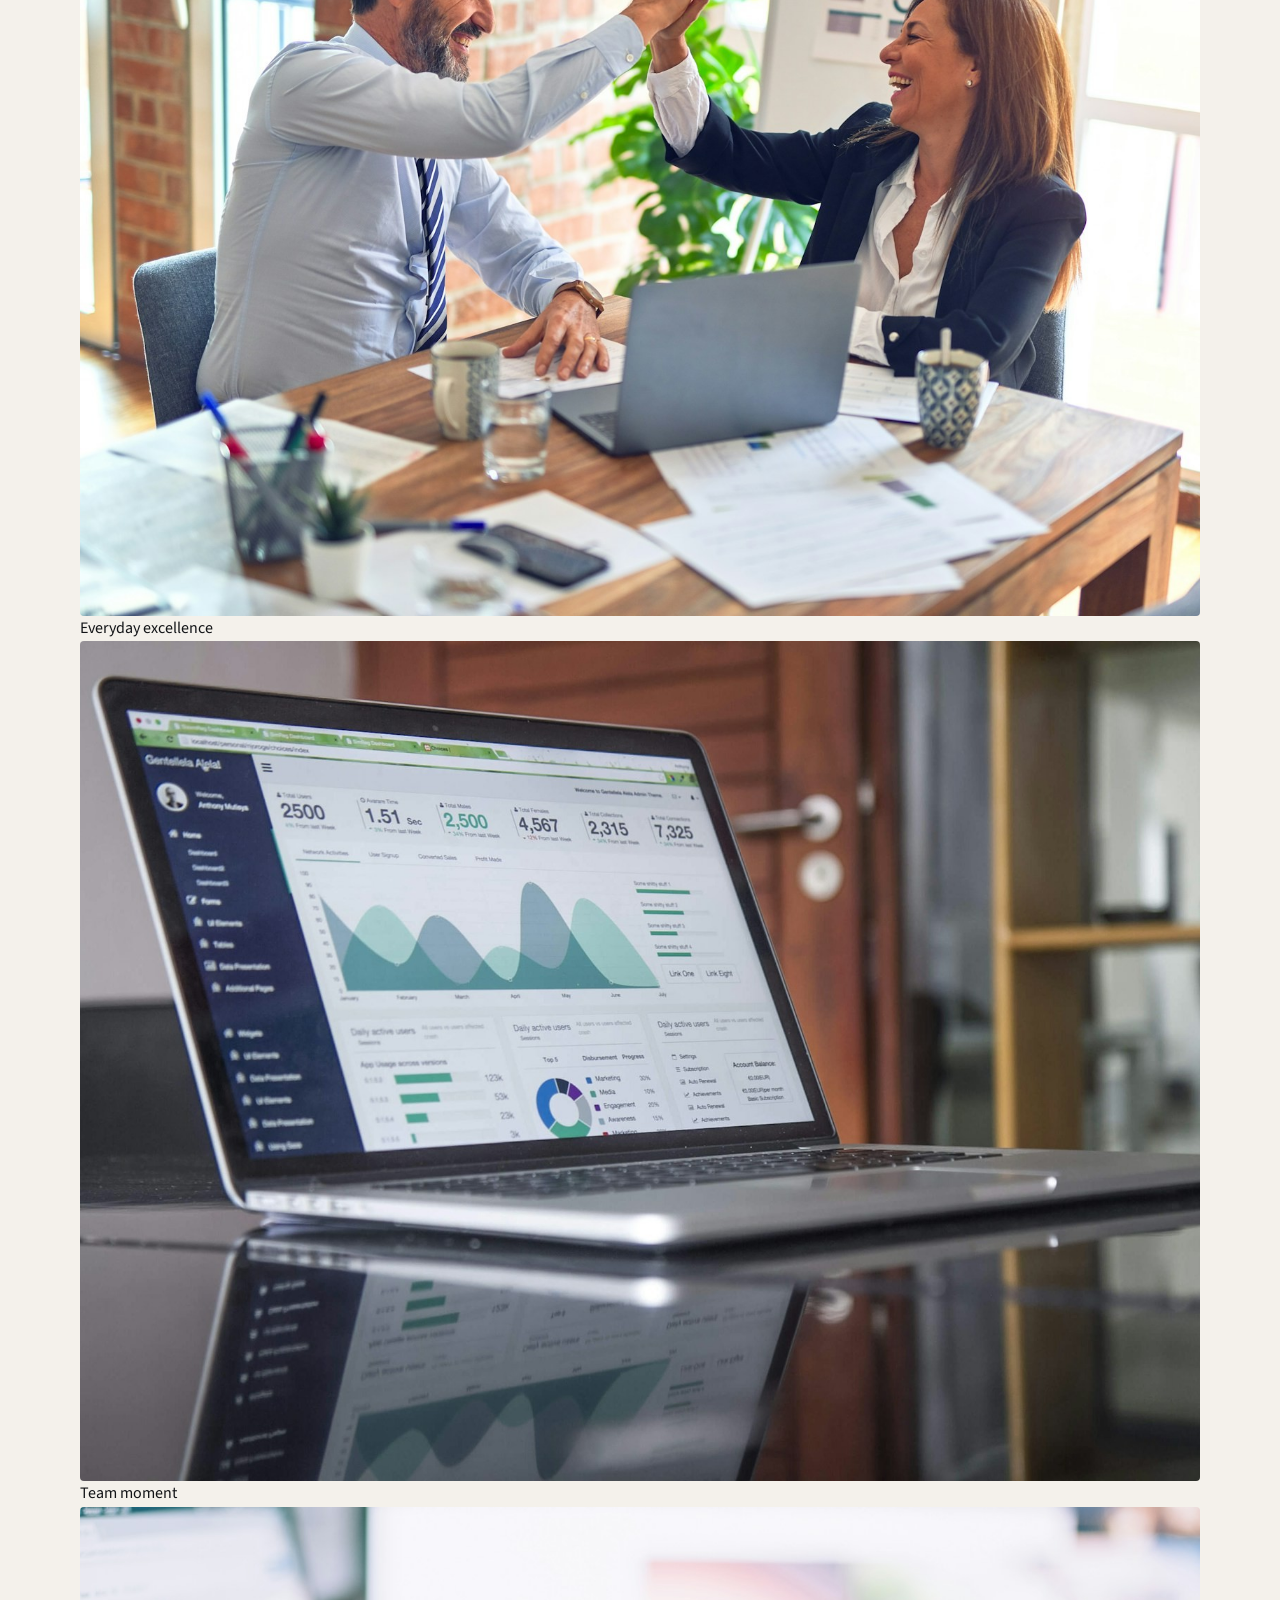
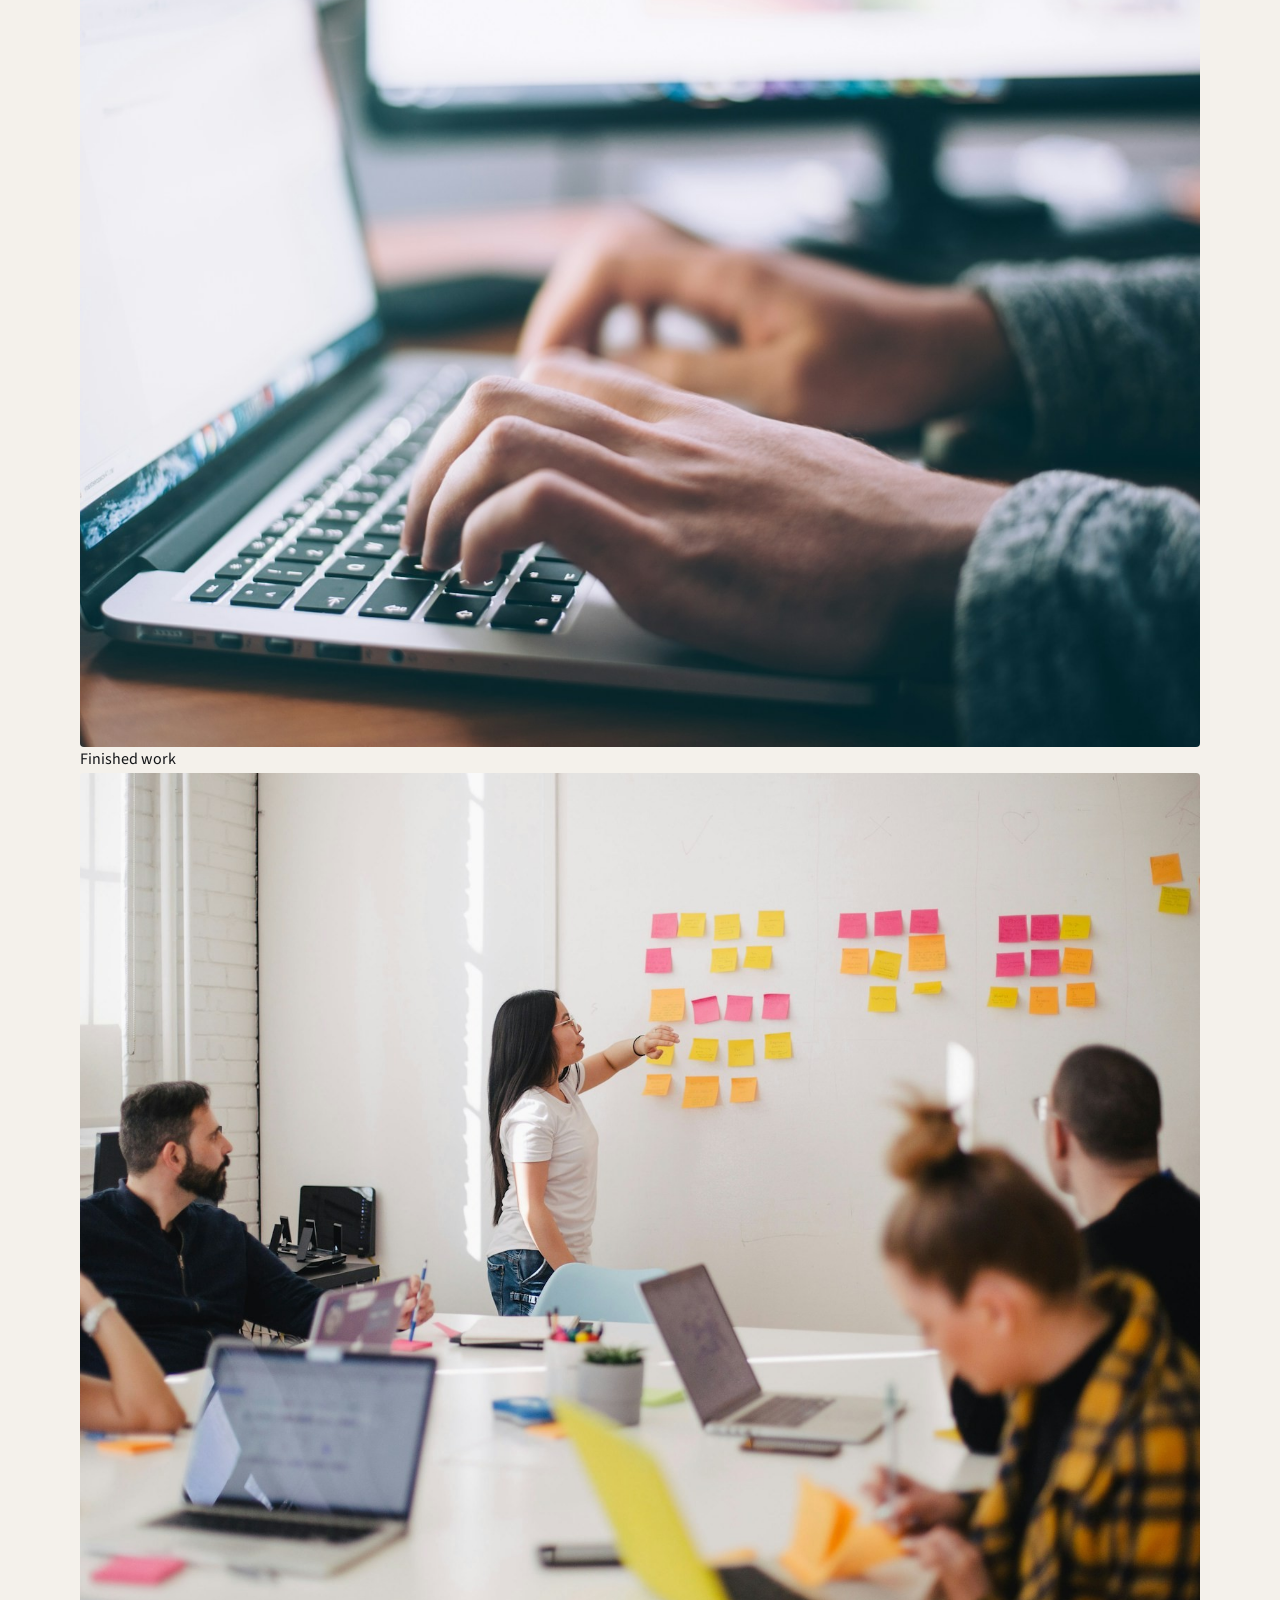
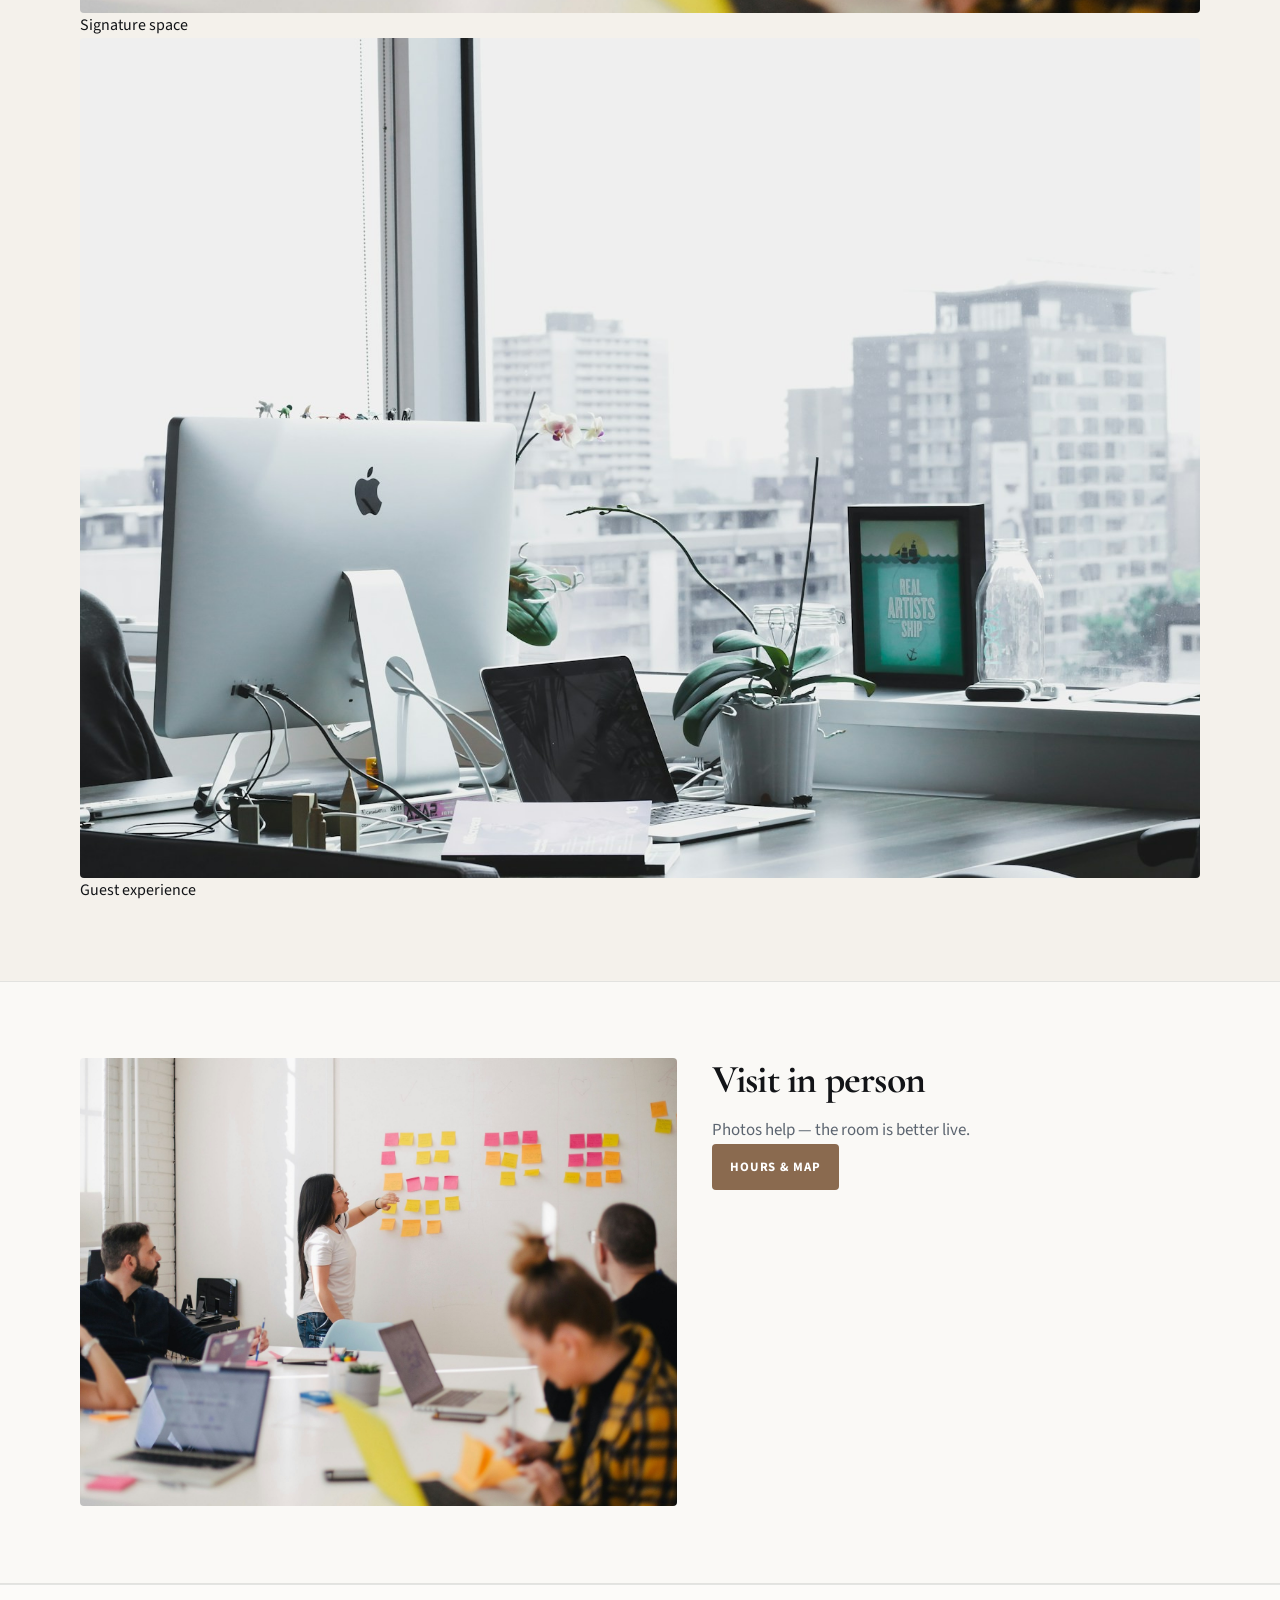
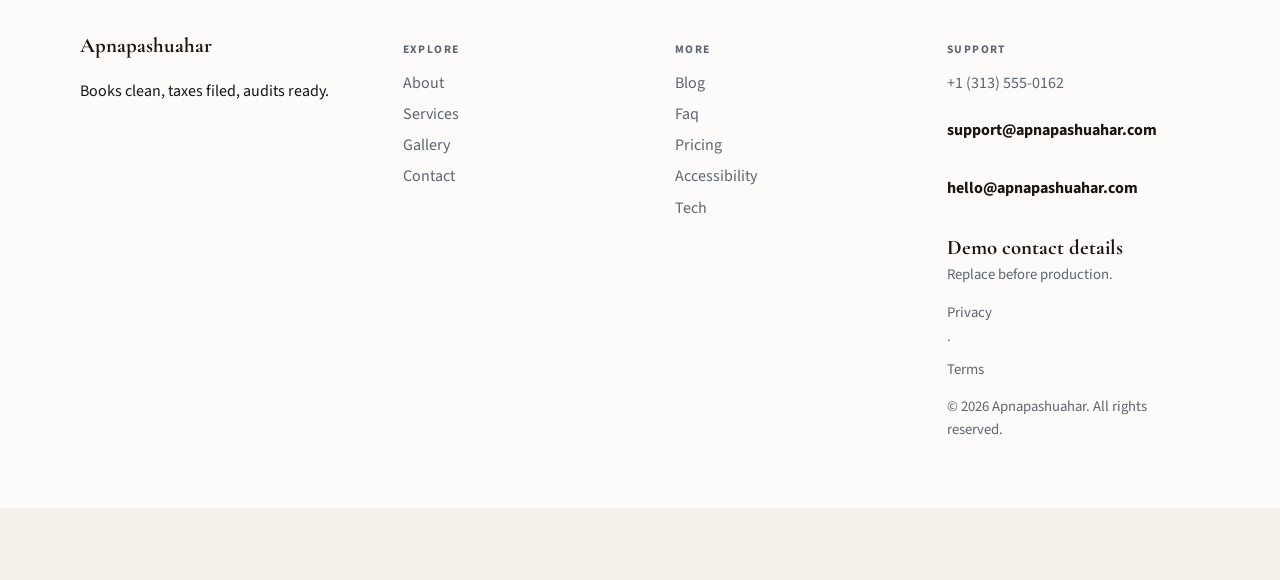
<file: gallery.html>
<!DOCTYPE html>
<html lang="en">
<head>
  <meta charset="UTF-8" />
  <meta name="viewport" content="width=device-width, initial-scale=1" />
  <title>Gallery | Apnapashuahar</title>
  <meta name="description" content="Photos from Apnapashuahar" />
  <meta property="og:title" content="Gallery | Apnapashuahar" />
  <meta property="og:description" content="Photos from Apnapashuahar" />
  <meta property="og:type" content="website" />
  <meta name="twitter:card" content="summary_large_image" />
  <meta name="twitter:title" content="Gallery | Apnapashuahar" />
  <meta name="twitter:description" content="Photos from Apnapashuahar" />
  <meta property="og:image" content="assets/img-1.jpg" />
  <meta name="twitter:image" content="assets/img-1.jpg" />
  <meta property="og:url" content="https://apnapashuahar.github.io" />
  <script type="application/ld+json">{"@context": "https://schema.org", "@type": "LocalBusiness", "name": "Apnapashuahar", "description": "Books clean, taxes filed, audits ready.", "url": "https://apnapashuahar.github.io", "image": "assets/img-1.jpg"}</script>
<script type="application/ld+json">{"@context": "https://schema.org", "@type": "FAQPage", "mainEntity": [{"@type": "Question", "name": "Where are you?", "acceptedAnswer": {"@type": "Answer", "text": "600 Woodward Ave, Detroit, MI. See the map on Visit."}}, {"@type": "Question", "name": "How do I reach support?", "acceptedAnswer": {"@type": "Answer", "text": "Use the Contact form or email support@apnapashuahar.com. We reply during open hours."}}, {"@type": "Question", "name": "How do I book?", "acceptedAnswer": {"@type": "Answer", "text": "Send a message on Contact, email bookings@apnapashuahar.com, or call +1 (313) 555-0162."}}, {"@type": "Question", "name": "Are prices current?", "acceptedAnswer": {"@type": "Answer", "text": "Listed prices are current and may shift with seasons — we update this site when they do."}}, {"@type": "Question", "name": "Do you take groups?", "acceptedAnswer": {"@type": "Answer", "text": "Yes for many bookings — tell us the size and date and we'll confirm what Apnapashuahar can host."}}, {"@type": "Question", "name": "What should I bring?", "acceptedAnswer": {"@type": "Answer", "text": "Just yourself (and any notes on allergies, sizes, or preferences). We'll handle the rest."}}, {"@type": "Question", "name": "Where can I read updates?", "acceptedAnswer": {"@type": "Answer", "text": "Blog and Journal pages publish changes before social media."}}, {"@type": "Question", "name": "How do I join the team?", "acceptedAnswer": {"@type": "Answer", "text": "Open roles are listed on Careers — we reply to every application."}}, {"@type": "Question", "name": "Is the space accessible?", "acceptedAnswer": {"@type": "Answer", "text": "See our Accessibility page for entrance, seating and restroom notes."}}, {"@type": "Question", "name": "Can I book for someone else?", "acceptedAnswer": {"@type": "Answer", "text": "Yes — include their name and preferences in the contact form."}}]}</script>
<script type="application/ld+json">{"@context": "https://schema.org", "@type": "WebSite", "name": "Apnapashuahar", "url": "https://apnapashuahar.github.io", "description": "Books clean, taxes filed, audits ready."}</script>
  <link rel="alternate" hreflang="en" href="index.html" />
  <link rel="alternate" hreflang="x-default" href="index.html" />
  <meta name="theme-color" content="#111111" />
  <link rel="preconnect" href="https://fonts.googleapis.com" />
  <link rel="preconnect" href="https://fonts.gstatic.com" crossorigin />
  <link href="https://fonts.googleapis.com/css2?family=Cormorant+Garamond:wght@600;700&family=Source+Sans+3:wght@400;500;600;700&display=swap" rel="stylesheet" />
  <link rel="stylesheet" href="styles.css" />
  <link rel="icon" href="favicon.svg" type="image/svg+xml" />
</head>
<body>

  <header class="top">
    <div class="shell bar">
      <a class="logo" href="index.html">Apnapashuahar</a>
      <button class="nav-toggle" type="button" aria-label="Open menu" data-nav-toggle>
        <span></span><span></span><span></span>
      </button>
      <nav data-nav><a href="index.html">Home</a><a href="about.html">About</a><a href="offerings.html">Services</a><a href="gallery.html" class="on">Gallery</a><a href="contact.html">Contact</a></nav>
      <button type="button" class="theme-toggle" data-theme-toggle aria-label="Toggle dark mode">◐</button>
      <a class="cta" href="contact.html" data-open-book>Request demo</a>
    </div>
  </header>  <main class="page">
    <section class="page-hero"><div class="shell">
      <p class="eyebrow">Gallery</p><h1>A look inside</h1><p class="lead">Books clean, taxes filed, audits ready. Tap any photo.</p>
    </div></section>
    <section class="block"><div class="shell gallery-cards" data-gallery-list="assets/img-3.jpg,assets/img-4.jpg,assets/img-5.jpg,assets/img-6.jpg,assets/img-7.jpg,assets/img-8.jpg,assets/img-9.jpg,assets/img-10.jpg"><figure><button type="button" class="gal-btn" data-gallery-open data-index="0"><img src="assets/img-3.jpg" alt="Local flavor at Apnapashuahar" loading="lazy" /></button><figcaption>Local flavor</figcaption></figure>
<figure><button type="button" class="gal-btn" data-gallery-open data-index="1"><img src="assets/img-4.jpg" alt="Craft detail at Apnapashuahar" loading="lazy" /></button><figcaption>Craft detail</figcaption></figure>
<figure><button type="button" class="gal-btn" data-gallery-open data-index="2"><img src="assets/img-5.jpg" alt="Behind the scenes at Apnapashuahar" loading="lazy" /></button><figcaption>Behind the scenes</figcaption></figure>
<figure><button type="button" class="gal-btn" data-gallery-open data-index="3"><img src="assets/img-6.jpg" alt="Everyday excellence at Apnapashuahar" loading="lazy" /></button><figcaption>Everyday excellence</figcaption></figure>
<figure><button type="button" class="gal-btn" data-gallery-open data-index="4"><img src="assets/img-7.jpg" alt="Team moment at Apnapashuahar" loading="lazy" /></button><figcaption>Team moment</figcaption></figure>
<figure><button type="button" class="gal-btn" data-gallery-open data-index="5"><img src="assets/img-8.jpg" alt="Finished work at Apnapashuahar" loading="lazy" /></button><figcaption>Finished work</figcaption></figure>
<figure><button type="button" class="gal-btn" data-gallery-open data-index="6"><img src="assets/img-9.jpg" alt="Signature space at Apnapashuahar" loading="lazy" /></button><figcaption>Signature space</figcaption></figure>
<figure><button type="button" class="gal-btn" data-gallery-open data-index="7"><img src="assets/img-10.jpg" alt="Guest experience at Apnapashuahar" loading="lazy" /></button><figcaption>Guest experience</figcaption></figure></div></section>
    <section class="block tint"><div class="shell split">
      <img class="solo" src="assets/img-9.jpg" alt="Apnapashuahar" />
      <div><h2>Visit in person</h2><p class="lead">Photos help — the room is better live.</p>
      <a class="btn solid" href="contact.html">Hours &amp; map</a></div>
    </div></section>
  </main>
  <footer class="foot">
    <div class="shell foot-grid">
      <div>
        <strong>Apnapashuahar</strong>
        <p>Books clean, taxes filed, audits ready.</p>
        
      </div>
      <div>
        <p class="fh">Explore</p>
        <a href="about.html">About</a><a href="offerings.html">Services</a><a href="gallery.html">Gallery</a><a href="contact.html">Contact</a>
      </div>
      <div>
        <p class="fh">More</p>
        <a href="blog.html">Blog</a><a href="faq.html">Faq</a><a href="pricing.html">Pricing</a><a href="accessibility.html">Accessibility</a><a href="tech.html">Tech</a>
      </div>
      <div>
        <p class="fh">Support</p>
        <a href="tel:+13135550162">+1 (313) 555-0162</a>
        <p class="mail-plain">support@apnapashuahar.com</p>
        <p class="mail-plain">hello@apnapashuahar.com</p>
        
        <p class="foot-meta"><strong>Demo contact details</strong><br/>Replace before production.</p>
        <p class="foot-meta"><a href="privacy.html">Privacy</a> · <a href="terms.html">Terms</a></p>
        <p class="foot-meta">© 2026 Apnapashuahar. All rights reserved.</p>
      </div>
    </div>
  </footer>
  <div class="cookie-bar" data-cookie-bar hidden>
    <p>We use cookies for form delivery and theme preferences.</p>
    <button type="button" class="btn solid" data-cookie-accept>Accept</button>
  </div>
  <div class="mobile-cta">
    <a href="tel:+13135550162">Call</a>
    <button type="button" data-open-book>Contact sales</button>
    
  </div>
  <div class="toast" data-toast hidden></div>

  <div class="modal" data-book-modal hidden>
    <div class="modal-card">
      <button class="modal-close" type="button" data-close-book aria-label="Close">×</button>
      <p class="eyebrow">Quick request</p>
      <h3>Contact Apnapashuahar</h3>
      <p class="lead">Send the essentials and we will reply by email.</p>
      <form class="contact-form compact" data-quick-book data-support="support@apnapashuahar.com">
        <label>Name<input name="name" required placeholder="Your name" /></label>
        <label>Email<input type="email" name="email" required placeholder="you@email.com" /></label>
        <label>Timing<input name="when" required placeholder="Preferred date or timeline" /></label>
        <label>Notes<textarea name="message" rows="3" placeholder="Project, product, service or other details…"></textarea></label>
        <button class="btn solid" type="submit">Contact sales</button>
      </form>
    </div>
  </div>

  <div class="lightbox" data-lightbox hidden>
    <button class="modal-close" type="button" data-lightbox-close aria-label="Close">×</button>
    <img data-lightbox-img alt="" />
    <div class="lightbox-nav">
      <button type="button" data-lightbox-prev>‹</button>
      <button type="button" data-lightbox-next>›</button>
    </div>
  </div>
  <script src="site.js"></script>
</body></html>
</file>
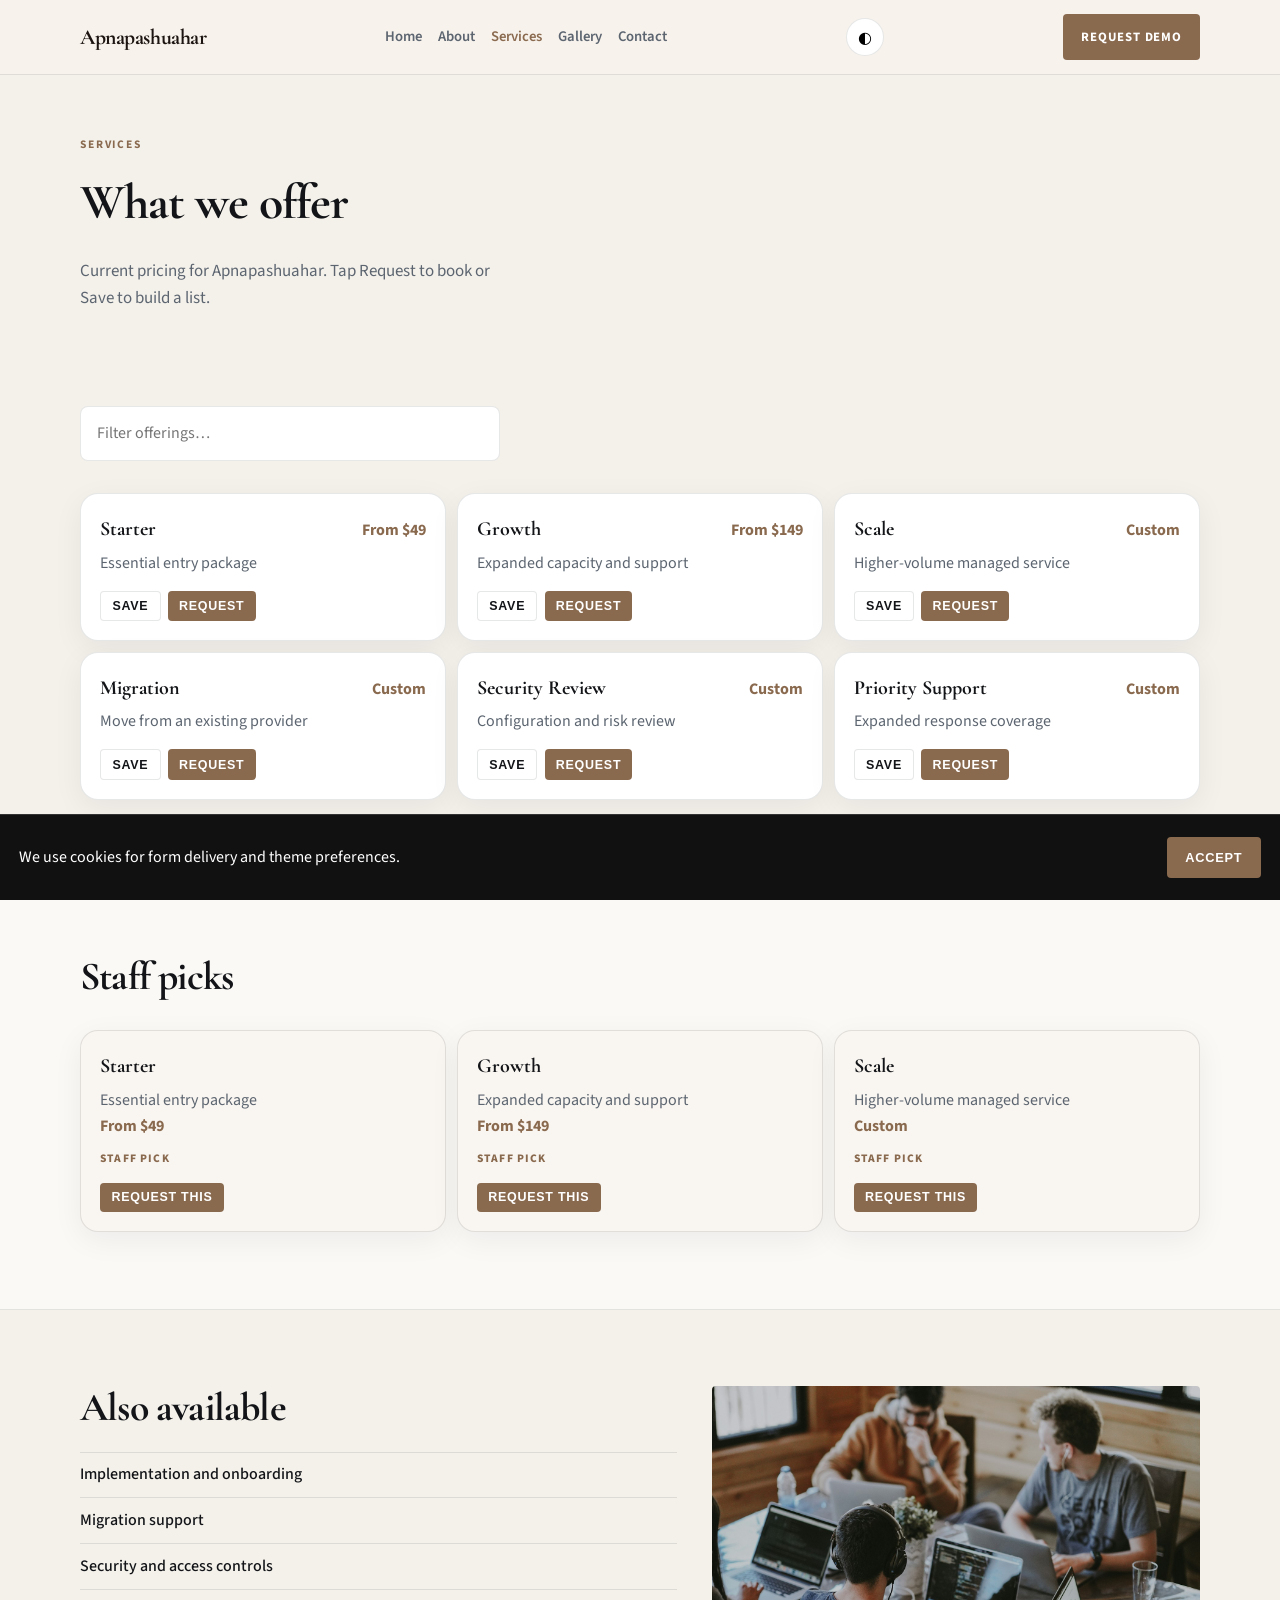
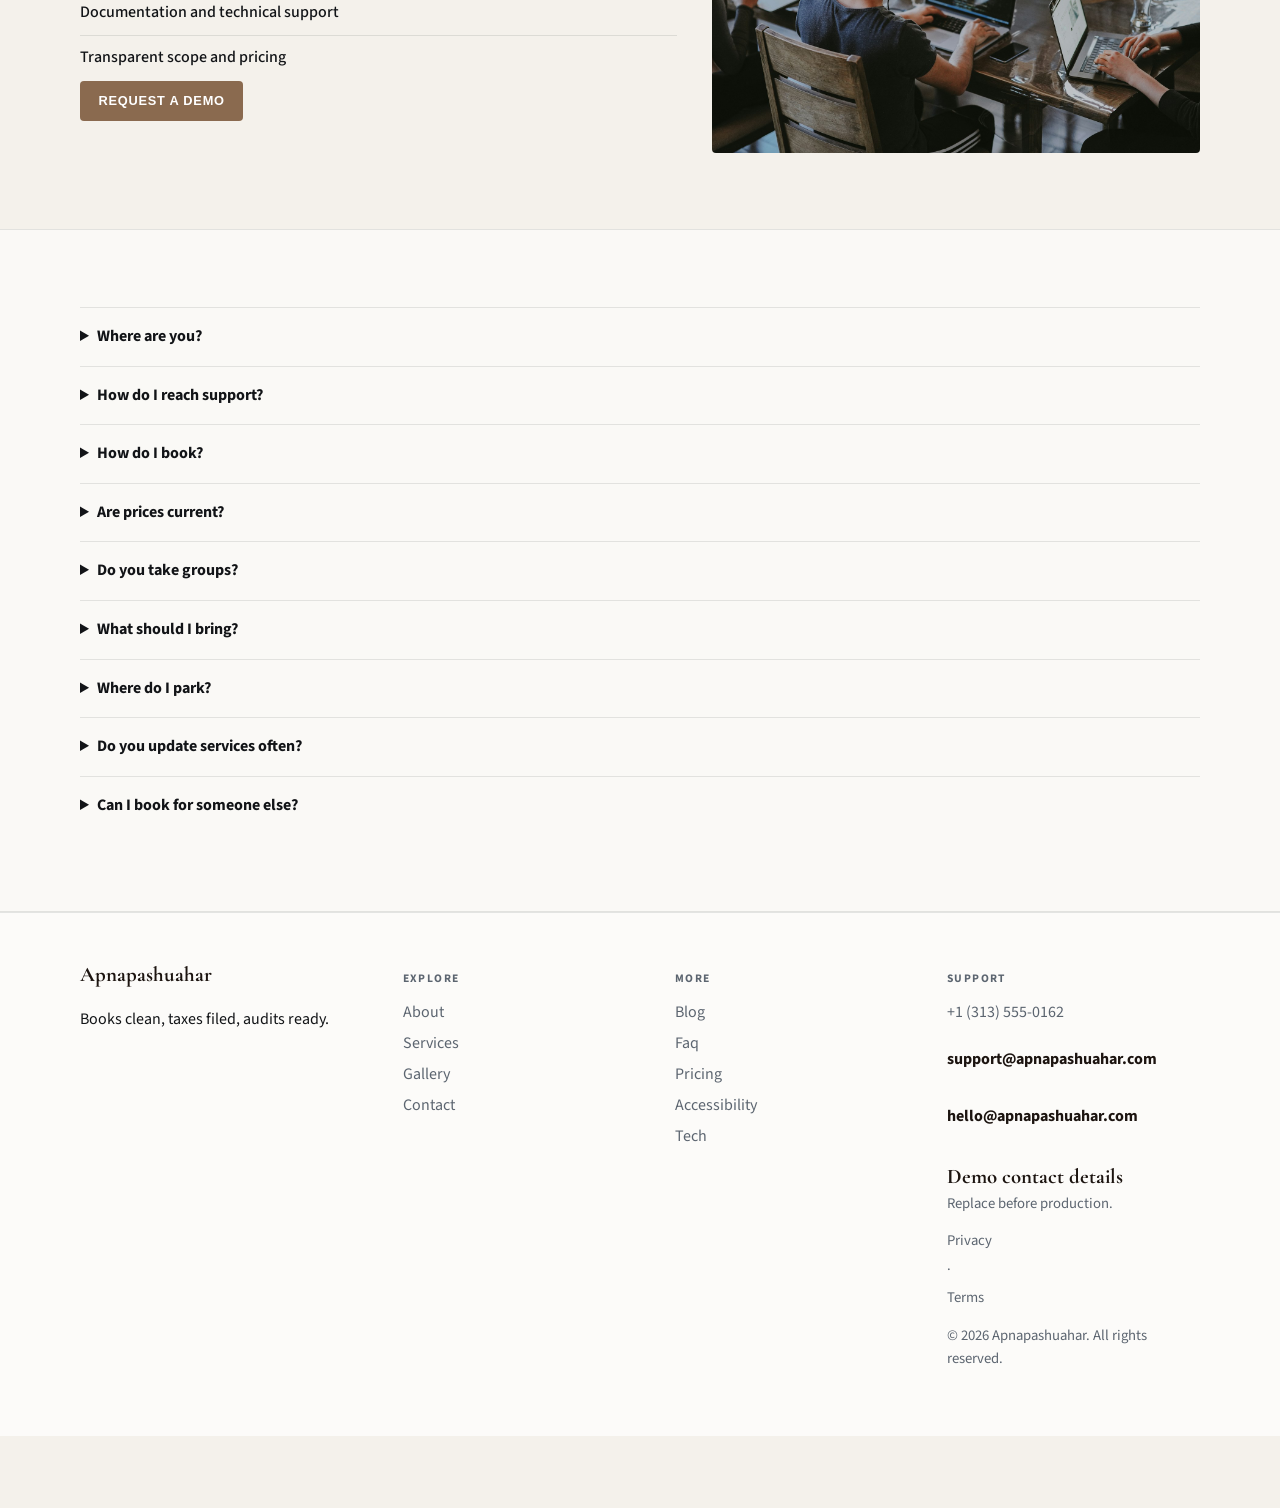
<file: offerings.html>
<!DOCTYPE html>
<html lang="en">
<head>
  <meta charset="UTF-8" />
  <meta name="viewport" content="width=device-width, initial-scale=1" />
  <title>Services | Apnapashuahar</title>
  <meta name="description" content="Services — Apnapashuahar" />
  <meta property="og:title" content="Services | Apnapashuahar" />
  <meta property="og:description" content="Services — Apnapashuahar" />
  <meta property="og:type" content="website" />
  <meta name="twitter:card" content="summary_large_image" />
  <meta name="twitter:title" content="Services | Apnapashuahar" />
  <meta name="twitter:description" content="Services — Apnapashuahar" />
  <meta property="og:image" content="assets/img-1.jpg" />
  <meta name="twitter:image" content="assets/img-1.jpg" />
  <meta property="og:url" content="https://apnapashuahar.github.io" />
  <script type="application/ld+json">{"@context": "https://schema.org", "@type": "LocalBusiness", "name": "Apnapashuahar", "description": "Books clean, taxes filed, audits ready.", "url": "https://apnapashuahar.github.io", "image": "assets/img-1.jpg"}</script>
<script type="application/ld+json">{"@context": "https://schema.org", "@type": "FAQPage", "mainEntity": [{"@type": "Question", "name": "Where are you?", "acceptedAnswer": {"@type": "Answer", "text": "600 Woodward Ave, Detroit, MI. See the map on Visit."}}, {"@type": "Question", "name": "How do I reach support?", "acceptedAnswer": {"@type": "Answer", "text": "Use the Contact form or email support@apnapashuahar.com. We reply during open hours."}}, {"@type": "Question", "name": "How do I book?", "acceptedAnswer": {"@type": "Answer", "text": "Send a message on Contact, email bookings@apnapashuahar.com, or call +1 (313) 555-0162."}}, {"@type": "Question", "name": "Are prices current?", "acceptedAnswer": {"@type": "Answer", "text": "Listed prices are current and may shift with seasons — we update this site when they do."}}, {"@type": "Question", "name": "Do you take groups?", "acceptedAnswer": {"@type": "Answer", "text": "Yes for many bookings — tell us the size and date and we'll confirm what Apnapashuahar can host."}}, {"@type": "Question", "name": "What should I bring?", "acceptedAnswer": {"@type": "Answer", "text": "Just yourself (and any notes on allergies, sizes, or preferences). We'll handle the rest."}}, {"@type": "Question", "name": "Where can I read updates?", "acceptedAnswer": {"@type": "Answer", "text": "Blog and Journal pages publish changes before social media."}}, {"@type": "Question", "name": "How do I join the team?", "acceptedAnswer": {"@type": "Answer", "text": "Open roles are listed on Careers — we reply to every application."}}, {"@type": "Question", "name": "Is the space accessible?", "acceptedAnswer": {"@type": "Answer", "text": "See our Accessibility page for entrance, seating and restroom notes."}}, {"@type": "Question", "name": "Can I book for someone else?", "acceptedAnswer": {"@type": "Answer", "text": "Yes — include their name and preferences in the contact form."}}]}</script>
<script type="application/ld+json">{"@context": "https://schema.org", "@type": "WebSite", "name": "Apnapashuahar", "url": "https://apnapashuahar.github.io", "description": "Books clean, taxes filed, audits ready."}</script>
  <link rel="alternate" hreflang="en" href="index.html" />
  <link rel="alternate" hreflang="x-default" href="index.html" />
  <meta name="theme-color" content="#111111" />
  <link rel="preconnect" href="https://fonts.googleapis.com" />
  <link rel="preconnect" href="https://fonts.gstatic.com" crossorigin />
  <link href="https://fonts.googleapis.com/css2?family=Cormorant+Garamond:wght@600;700&family=Source+Sans+3:wght@400;500;600;700&display=swap" rel="stylesheet" />
  <link rel="stylesheet" href="styles.css" />
  <link rel="icon" href="favicon.svg" type="image/svg+xml" />
</head>
<body>

  <header class="top">
    <div class="shell bar">
      <a class="logo" href="index.html">Apnapashuahar</a>
      <button class="nav-toggle" type="button" aria-label="Open menu" data-nav-toggle>
        <span></span><span></span><span></span>
      </button>
      <nav data-nav><a href="index.html">Home</a><a href="about.html">About</a><a href="offerings.html" class="on">Services</a><a href="gallery.html">Gallery</a><a href="contact.html">Contact</a></nav>
      <button type="button" class="theme-toggle" data-theme-toggle aria-label="Toggle dark mode">◐</button>
      <a class="cta" href="contact.html" data-open-book>Request demo</a>
    </div>
  </header>  <main class="page">
    <section class="page-hero"><div class="shell">
      <p class="eyebrow">Services</p>
      <h1>What we offer</h1>
      <p class="lead">Current pricing for Apnapashuahar. Tap Request to book or Save to build a list.</p>
      <div class="saved-tray" data-saved-tray hidden><strong>Your list</strong><ul data-saved-list></ul>
      <button type="button" class="btn solid mini" data-open-book data-pref-from-list>Request saved</button>
      <button type="button" class="btn quiet mini" data-clear-saved>Clear</button></div>
    </div></section>
    <section class="block"><div class="shell"><div class="offer-tools"><input data-filter-offer type="search" placeholder="Filter offerings…" /></div>
    <div class="menu-grid"><article class="item" data-item="Starter">
          <div class="item-top"><h3>Starter</h3><span class="price">From $49</span></div>
          <p>Essential entry package</p>
          <div class="item-actions">
            <button type="button" class="btn quiet mini" data-save-item data-name="Starter">Save</button>
            <button type="button" class="btn solid mini" data-open-book data-pref="Starter">Request</button>
          </div>
        </article>
<article class="item" data-item="Growth">
          <div class="item-top"><h3>Growth</h3><span class="price">From $149</span></div>
          <p>Expanded capacity and support</p>
          <div class="item-actions">
            <button type="button" class="btn quiet mini" data-save-item data-name="Growth">Save</button>
            <button type="button" class="btn solid mini" data-open-book data-pref="Growth">Request</button>
          </div>
        </article>
<article class="item" data-item="Scale">
          <div class="item-top"><h3>Scale</h3><span class="price">Custom</span></div>
          <p>Higher-volume managed service</p>
          <div class="item-actions">
            <button type="button" class="btn quiet mini" data-save-item data-name="Scale">Save</button>
            <button type="button" class="btn solid mini" data-open-book data-pref="Scale">Request</button>
          </div>
        </article>
<article class="item" data-item="Migration">
          <div class="item-top"><h3>Migration</h3><span class="price">Custom</span></div>
          <p>Move from an existing provider</p>
          <div class="item-actions">
            <button type="button" class="btn quiet mini" data-save-item data-name="Migration">Save</button>
            <button type="button" class="btn solid mini" data-open-book data-pref="Migration">Request</button>
          </div>
        </article>
<article class="item" data-item="Security Review">
          <div class="item-top"><h3>Security Review</h3><span class="price">Custom</span></div>
          <p>Configuration and risk review</p>
          <div class="item-actions">
            <button type="button" class="btn quiet mini" data-save-item data-name="Security Review">Save</button>
            <button type="button" class="btn solid mini" data-open-book data-pref="Security Review">Request</button>
          </div>
        </article>
<article class="item" data-item="Priority Support">
          <div class="item-top"><h3>Priority Support</h3><span class="price">Custom</span></div>
          <p>Expanded response coverage</p>
          <div class="item-actions">
            <button type="button" class="btn quiet mini" data-save-item data-name="Priority Support">Save</button>
            <button type="button" class="btn solid mini" data-open-book data-pref="Priority Support">Request</button>
          </div>
        </article></div></div></section>
    <section class="block tint"><div class="shell"><h2>Staff picks</h2><div class="menu-grid"><article class="item soft" data-item="Starter">
          <h3>Starter</h3><p>Essential entry package</p><span class="price">From $49</span><p class="tag">Staff pick</p>
          <div class="item-actions">
            <button type="button" class="btn solid mini" data-open-book data-pref="Starter">Request this</button>
          </div>
        </article>
<article class="item soft" data-item="Growth">
          <h3>Growth</h3><p>Expanded capacity and support</p><span class="price">From $149</span><p class="tag">Staff pick</p>
          <div class="item-actions">
            <button type="button" class="btn solid mini" data-open-book data-pref="Growth">Request this</button>
          </div>
        </article>
<article class="item soft" data-item="Scale">
          <h3>Scale</h3><p>Higher-volume managed service</p><span class="price">Custom</span><p class="tag">Staff pick</p>
          <div class="item-actions">
            <button type="button" class="btn solid mini" data-open-book data-pref="Scale">Request this</button>
          </div>
        </article></div></div></section>
    <section class="block"><div class="shell split"><div><h2>Also available</h2><ul class="checks"><li>Implementation and onboarding</li>
<li>Migration support</li>
<li>Security and access controls</li>
<li>Documentation and technical support</li>
<li>Transparent scope and pricing</li></ul>
    <button type="button" class="btn solid" data-open-book>Request a demo</button></div>
    <img class="solo" src="assets/img-5.jpg" alt="offerings" /></div></section>
    <section class="block tint"><div class="shell"><div class="faq"><details><summary>Where are you?</summary><p>600 Woodward Ave, Detroit, MI. See the map on Visit.</p></details>
<details><summary>How do I reach support?</summary><p>Use the Contact form or email support@apnapashuahar.com. We reply during open hours.</p></details>
<details><summary>How do I book?</summary><p>Send a message on Contact, email bookings@apnapashuahar.com, or call +1 (313) 555-0162.</p></details>
<details><summary>Are prices current?</summary><p>Listed prices are current and may shift with seasons — we update this site when they do.</p></details>
<details><summary>Do you take groups?</summary><p>Yes for many bookings — tell us the size and date and we'll confirm what Apnapashuahar can host.</p></details>
<details><summary>What should I bring?</summary><p>Just yourself (and any notes on allergies, sizes, or preferences). We'll handle the rest.</p></details>
<details><summary>Where do I park?</summary><p>See the Visit page for address and map links around Detroit.</p></details>
<details><summary>Do you update services often?</summary><p>Yes — seasonal shifts are posted here first.</p></details>
<details><summary>Can I book for someone else?</summary><p>Yes — include their name and preferences in the Contact form or email support@apnapashuahar.com.</p></details></div></div></section>
  </main>
  <footer class="foot">
    <div class="shell foot-grid">
      <div>
        <strong>Apnapashuahar</strong>
        <p>Books clean, taxes filed, audits ready.</p>
        
      </div>
      <div>
        <p class="fh">Explore</p>
        <a href="about.html">About</a><a href="offerings.html">Services</a><a href="gallery.html">Gallery</a><a href="contact.html">Contact</a>
      </div>
      <div>
        <p class="fh">More</p>
        <a href="blog.html">Blog</a><a href="faq.html">Faq</a><a href="pricing.html">Pricing</a><a href="accessibility.html">Accessibility</a><a href="tech.html">Tech</a>
      </div>
      <div>
        <p class="fh">Support</p>
        <a href="tel:+13135550162">+1 (313) 555-0162</a>
        <p class="mail-plain">support@apnapashuahar.com</p>
        <p class="mail-plain">hello@apnapashuahar.com</p>
        
        <p class="foot-meta"><strong>Demo contact details</strong><br/>Replace before production.</p>
        <p class="foot-meta"><a href="privacy.html">Privacy</a> · <a href="terms.html">Terms</a></p>
        <p class="foot-meta">© 2026 Apnapashuahar. All rights reserved.</p>
      </div>
    </div>
  </footer>
  <div class="cookie-bar" data-cookie-bar hidden>
    <p>We use cookies for form delivery and theme preferences.</p>
    <button type="button" class="btn solid" data-cookie-accept>Accept</button>
  </div>
  <div class="mobile-cta">
    <a href="tel:+13135550162">Call</a>
    <button type="button" data-open-book>Contact sales</button>
    
  </div>
  <div class="toast" data-toast hidden></div>

  <div class="modal" data-book-modal hidden>
    <div class="modal-card">
      <button class="modal-close" type="button" data-close-book aria-label="Close">×</button>
      <p class="eyebrow">Quick request</p>
      <h3>Contact Apnapashuahar</h3>
      <p class="lead">Send the essentials and we will reply by email.</p>
      <form class="contact-form compact" data-quick-book data-support="support@apnapashuahar.com">
        <label>Name<input name="name" required placeholder="Your name" /></label>
        <label>Email<input type="email" name="email" required placeholder="you@email.com" /></label>
        <label>Timing<input name="when" required placeholder="Preferred date or timeline" /></label>
        <label>Notes<textarea name="message" rows="3" placeholder="Project, product, service or other details…"></textarea></label>
        <button class="btn solid" type="submit">Contact sales</button>
      </form>
    </div>
  </div>

  <div class="lightbox" data-lightbox hidden>
    <button class="modal-close" type="button" data-lightbox-close aria-label="Close">×</button>
    <img data-lightbox-img alt="" />
    <div class="lightbox-nav">
      <button type="button" data-lightbox-prev>‹</button>
      <button type="button" data-lightbox-next>›</button>
    </div>
  </div>
  <script src="site.js"></script>
</body></html>
</file>
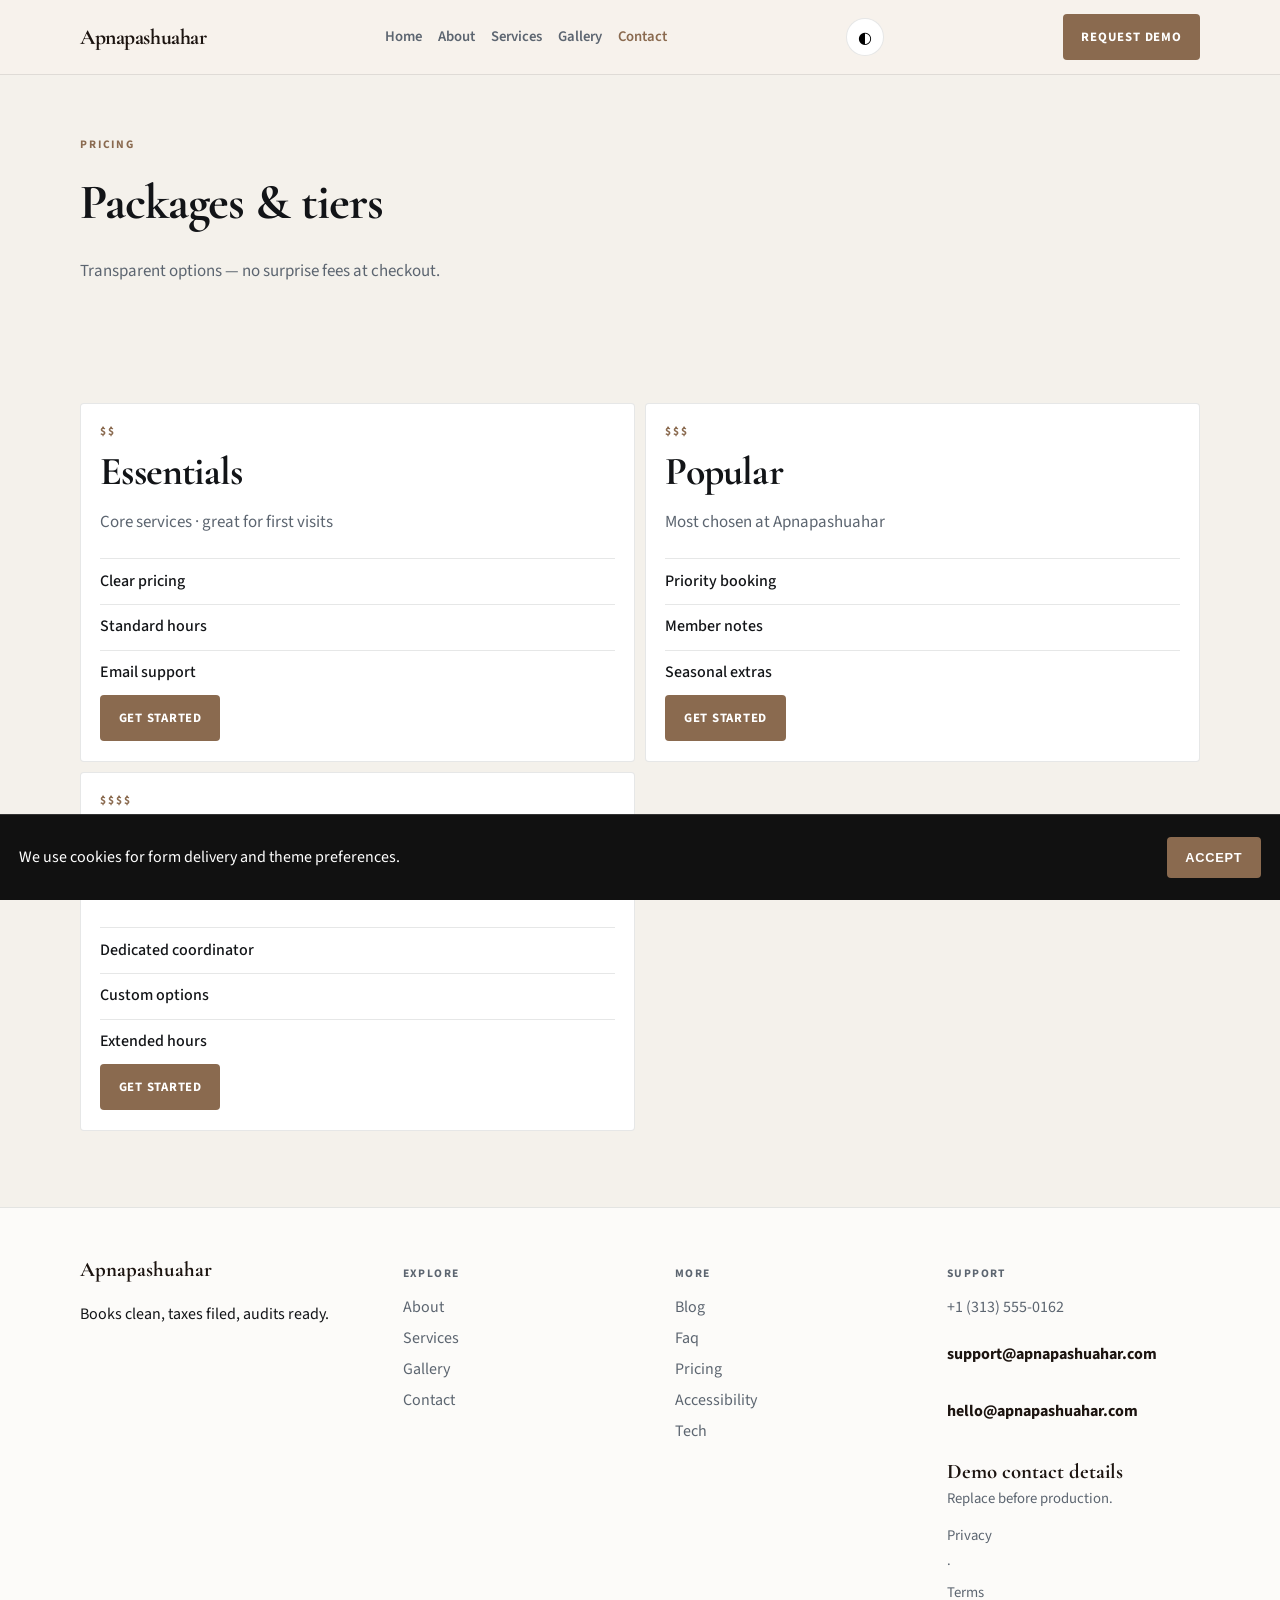
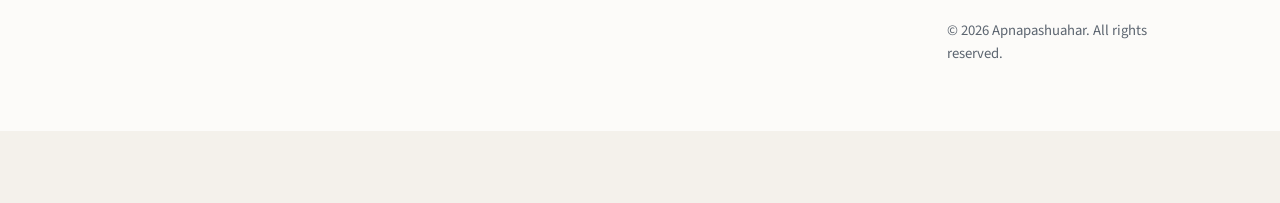
<file: pricing.html>
<!DOCTYPE html>
<html lang="en">
<head>
  <meta charset="UTF-8" />
  <meta name="viewport" content="width=device-width, initial-scale=1" />
  <title>Pricing | Apnapashuahar</title>
  <meta name="description" content="Packages and pricing" />
  <meta property="og:title" content="Pricing | Apnapashuahar" />
  <meta property="og:description" content="Packages and pricing" />
  <meta property="og:type" content="website" />
  <meta name="twitter:card" content="summary_large_image" />
  <meta name="twitter:title" content="Pricing | Apnapashuahar" />
  <meta name="twitter:description" content="Packages and pricing" />
  <meta property="og:image" content="assets/img-1.jpg" />
  <meta name="twitter:image" content="assets/img-1.jpg" />
  <meta property="og:url" content="https://apnapashuahar.github.io" />
  <script type="application/ld+json">{"@context": "https://schema.org", "@type": "LocalBusiness", "name": "Apnapashuahar", "description": "Books clean, taxes filed, audits ready.", "url": "https://apnapashuahar.github.io", "image": "assets/img-1.jpg"}</script>
<script type="application/ld+json">{"@context": "https://schema.org", "@type": "FAQPage", "mainEntity": [{"@type": "Question", "name": "Where are you?", "acceptedAnswer": {"@type": "Answer", "text": "600 Woodward Ave, Detroit, MI. See the map on Visit."}}, {"@type": "Question", "name": "How do I reach support?", "acceptedAnswer": {"@type": "Answer", "text": "Use the Contact form or email support@apnapashuahar.com. We reply during open hours."}}, {"@type": "Question", "name": "How do I book?", "acceptedAnswer": {"@type": "Answer", "text": "Send a message on Contact, email bookings@apnapashuahar.com, or call +1 (313) 555-0162."}}, {"@type": "Question", "name": "Are prices current?", "acceptedAnswer": {"@type": "Answer", "text": "Listed prices are current and may shift with seasons — we update this site when they do."}}, {"@type": "Question", "name": "Do you take groups?", "acceptedAnswer": {"@type": "Answer", "text": "Yes for many bookings — tell us the size and date and we'll confirm what Apnapashuahar can host."}}, {"@type": "Question", "name": "What should I bring?", "acceptedAnswer": {"@type": "Answer", "text": "Just yourself (and any notes on allergies, sizes, or preferences). We'll handle the rest."}}, {"@type": "Question", "name": "Where can I read updates?", "acceptedAnswer": {"@type": "Answer", "text": "Blog and Journal pages publish changes before social media."}}, {"@type": "Question", "name": "How do I join the team?", "acceptedAnswer": {"@type": "Answer", "text": "Open roles are listed on Careers — we reply to every application."}}, {"@type": "Question", "name": "Is the space accessible?", "acceptedAnswer": {"@type": "Answer", "text": "See our Accessibility page for entrance, seating and restroom notes."}}, {"@type": "Question", "name": "Can I book for someone else?", "acceptedAnswer": {"@type": "Answer", "text": "Yes — include their name and preferences in the contact form."}}]}</script>
<script type="application/ld+json">{"@context": "https://schema.org", "@type": "WebSite", "name": "Apnapashuahar", "url": "https://apnapashuahar.github.io", "description": "Books clean, taxes filed, audits ready."}</script>
  <link rel="alternate" hreflang="en" href="index.html" />
  <link rel="alternate" hreflang="x-default" href="index.html" />
  <meta name="theme-color" content="#111111" />
  <link rel="preconnect" href="https://fonts.googleapis.com" />
  <link rel="preconnect" href="https://fonts.gstatic.com" crossorigin />
  <link href="https://fonts.googleapis.com/css2?family=Cormorant+Garamond:wght@600;700&family=Source+Sans+3:wght@400;500;600;700&display=swap" rel="stylesheet" />
  <link rel="stylesheet" href="styles.css" />
  <link rel="icon" href="favicon.svg" type="image/svg+xml" />
</head>
<body>

  <header class="top">
    <div class="shell bar">
      <a class="logo" href="index.html">Apnapashuahar</a>
      <button class="nav-toggle" type="button" aria-label="Open menu" data-nav-toggle>
        <span></span><span></span><span></span>
      </button>
      <nav data-nav><a href="index.html">Home</a><a href="about.html">About</a><a href="offerings.html">Services</a><a href="gallery.html">Gallery</a><a href="contact.html" class="on">Contact</a></nav>
      <button type="button" class="theme-toggle" data-theme-toggle aria-label="Toggle dark mode">◐</button>
      <a class="cta" href="contact.html" data-open-book>Request demo</a>
    </div>
  </header>  <main class="page">
    <section class="page-hero"><div class="shell">
      <p class="eyebrow">Pricing</p>
      <h1>Packages &amp; tiers</h1>
      <p class="lead">Transparent options — no surprise fees at checkout.</p>
    </div></section>
    <section class="block"><div class="shell value-grid"><article class="price-tier reveal">
      <p class="eyebrow">$$</p>
      <h2>Essentials</h2>
      <p class="lead">Core services · great for first visits</p>
      <ul class="checks"><li>Clear pricing</li><li>Standard hours</li><li>Email support</li></ul>
      <a class="btn solid" href="contact.html" data-open-book>Get started</a>
    </article><article class="price-tier reveal">
      <p class="eyebrow">$$$</p>
      <h2>Popular</h2>
      <p class="lead">Most chosen at Apnapashuahar</p>
      <ul class="checks"><li>Priority booking</li><li>Member notes</li><li>Seasonal extras</li></ul>
      <a class="btn solid" href="contact.html" data-open-book>Get started</a>
    </article><article class="price-tier reveal">
      <p class="eyebrow">$$$$</p>
      <h2>Premium</h2>
      <p class="lead">Full experience · groups &amp; events</p>
      <ul class="checks"><li>Dedicated coordinator</li><li>Custom options</li><li>Extended hours</li></ul>
      <a class="btn solid" href="contact.html" data-open-book>Get started</a>
    </article></div></section>
  </main>
  <footer class="foot">
    <div class="shell foot-grid">
      <div>
        <strong>Apnapashuahar</strong>
        <p>Books clean, taxes filed, audits ready.</p>
        
      </div>
      <div>
        <p class="fh">Explore</p>
        <a href="about.html">About</a><a href="offerings.html">Services</a><a href="gallery.html">Gallery</a><a href="contact.html">Contact</a>
      </div>
      <div>
        <p class="fh">More</p>
        <a href="blog.html">Blog</a><a href="faq.html">Faq</a><a href="pricing.html">Pricing</a><a href="accessibility.html">Accessibility</a><a href="tech.html">Tech</a>
      </div>
      <div>
        <p class="fh">Support</p>
        <a href="tel:+13135550162">+1 (313) 555-0162</a>
        <p class="mail-plain">support@apnapashuahar.com</p>
        <p class="mail-plain">hello@apnapashuahar.com</p>
        
        <p class="foot-meta"><strong>Demo contact details</strong><br/>Replace before production.</p>
        <p class="foot-meta"><a href="privacy.html">Privacy</a> · <a href="terms.html">Terms</a></p>
        <p class="foot-meta">© 2026 Apnapashuahar. All rights reserved.</p>
      </div>
    </div>
  </footer>
  <div class="cookie-bar" data-cookie-bar hidden>
    <p>We use cookies for form delivery and theme preferences.</p>
    <button type="button" class="btn solid" data-cookie-accept>Accept</button>
  </div>
  <div class="mobile-cta">
    <a href="tel:+13135550162">Call</a>
    <button type="button" data-open-book>Contact sales</button>
    
  </div>
  <div class="toast" data-toast hidden></div>

  <div class="modal" data-book-modal hidden>
    <div class="modal-card">
      <button class="modal-close" type="button" data-close-book aria-label="Close">×</button>
      <p class="eyebrow">Quick request</p>
      <h3>Contact Apnapashuahar</h3>
      <p class="lead">Send the essentials and we will reply by email.</p>
      <form class="contact-form compact" data-quick-book data-support="support@apnapashuahar.com">
        <label>Name<input name="name" required placeholder="Your name" /></label>
        <label>Email<input type="email" name="email" required placeholder="you@email.com" /></label>
        <label>Timing<input name="when" required placeholder="Preferred date or timeline" /></label>
        <label>Notes<textarea name="message" rows="3" placeholder="Project, product, service or other details…"></textarea></label>
        <button class="btn solid" type="submit">Contact sales</button>
      </form>
    </div>
  </div>

  <div class="lightbox" data-lightbox hidden>
    <button class="modal-close" type="button" data-lightbox-close aria-label="Close">×</button>
    <img data-lightbox-img alt="" />
    <div class="lightbox-nav">
      <button type="button" data-lightbox-prev>‹</button>
      <button type="button" data-lightbox-next>›</button>
    </div>
  </div>
  <script src="site.js"></script>
</body></html>
</file>
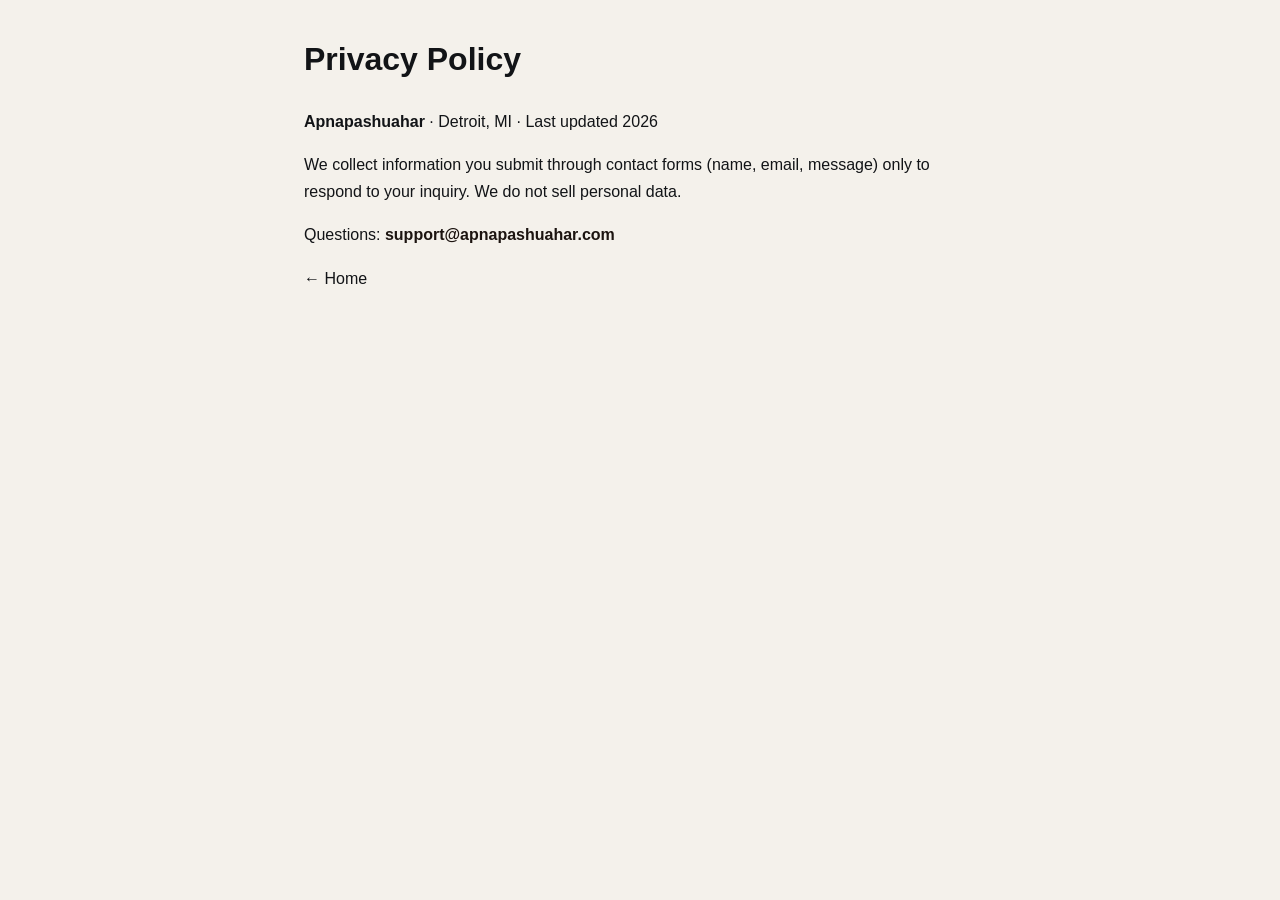
<file: privacy.html>
<!DOCTYPE html>
<html lang="en"><head><meta charset="UTF-8"><meta name="viewport" content="width=device-width,initial-scale=1">
<title>Privacy Policy | Apnapashuahar</title>
<meta name="description" content="Privacy information for Apnapashuahar">
<link rel="stylesheet" href="styles.css"></head>
<body><main class="page" style="max-width:720px;margin:2rem auto;padding:0 1.5rem;line-height:1.7">
<h1>Privacy Policy</h1>
<p><strong>Apnapashuahar</strong> · Detroit, MI · Last updated 2026</p>
<p>We collect information you submit through contact forms (name, email, message) only to respond to your inquiry. We do not sell personal data.</p>
<p>Questions: <span class="mail-plain">support@apnapashuahar.com</span></p>
<p><a href="index.html">← Home</a></p>
</main></body></html>
</file>
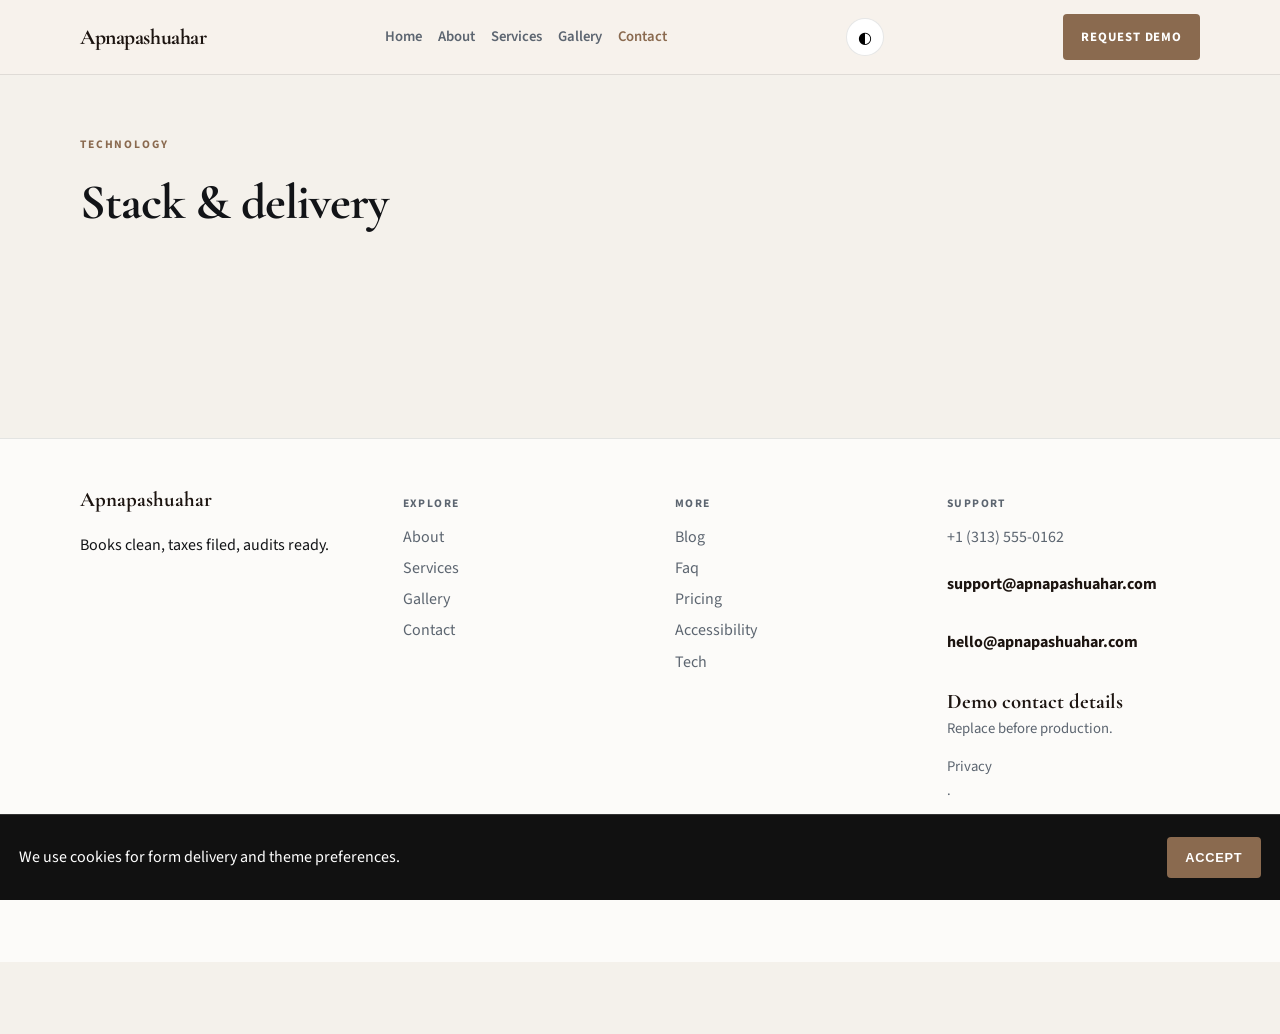
<file: tech.html>
<!DOCTYPE html>
<html lang="en">
<head>
  <meta charset="UTF-8" />
  <meta name="viewport" content="width=device-width, initial-scale=1" />
  <title>Technology | Apnapashuahar</title>
  <meta name="description" content="Tech stack" />
  <meta property="og:title" content="Technology | Apnapashuahar" />
  <meta property="og:description" content="Tech stack" />
  <meta property="og:type" content="website" />
  <meta name="twitter:card" content="summary_large_image" />
  <meta name="twitter:title" content="Technology | Apnapashuahar" />
  <meta name="twitter:description" content="Tech stack" />
  <meta property="og:image" content="assets/img-1.jpg" />
  <meta name="twitter:image" content="assets/img-1.jpg" />
  <meta property="og:url" content="https://apnapashuahar.github.io" />
  <script type="application/ld+json">{"@context": "https://schema.org", "@type": "LocalBusiness", "name": "Apnapashuahar", "description": "Books clean, taxes filed, audits ready.", "url": "https://apnapashuahar.github.io", "image": "assets/img-1.jpg"}</script>
<script type="application/ld+json">{"@context": "https://schema.org", "@type": "FAQPage", "mainEntity": [{"@type": "Question", "name": "Where are you?", "acceptedAnswer": {"@type": "Answer", "text": "600 Woodward Ave, Detroit, MI. See the map on Visit."}}, {"@type": "Question", "name": "How do I reach support?", "acceptedAnswer": {"@type": "Answer", "text": "Use the Contact form or email support@apnapashuahar.com. We reply during open hours."}}, {"@type": "Question", "name": "How do I book?", "acceptedAnswer": {"@type": "Answer", "text": "Send a message on Contact, email bookings@apnapashuahar.com, or call +1 (313) 555-0162."}}, {"@type": "Question", "name": "Are prices current?", "acceptedAnswer": {"@type": "Answer", "text": "Listed prices are current and may shift with seasons — we update this site when they do."}}, {"@type": "Question", "name": "Do you take groups?", "acceptedAnswer": {"@type": "Answer", "text": "Yes for many bookings — tell us the size and date and we'll confirm what Apnapashuahar can host."}}, {"@type": "Question", "name": "What should I bring?", "acceptedAnswer": {"@type": "Answer", "text": "Just yourself (and any notes on allergies, sizes, or preferences). We'll handle the rest."}}, {"@type": "Question", "name": "Where can I read updates?", "acceptedAnswer": {"@type": "Answer", "text": "Blog and Journal pages publish changes before social media."}}, {"@type": "Question", "name": "How do I join the team?", "acceptedAnswer": {"@type": "Answer", "text": "Open roles are listed on Careers — we reply to every application."}}, {"@type": "Question", "name": "Is the space accessible?", "acceptedAnswer": {"@type": "Answer", "text": "See our Accessibility page for entrance, seating and restroom notes."}}, {"@type": "Question", "name": "Can I book for someone else?", "acceptedAnswer": {"@type": "Answer", "text": "Yes — include their name and preferences in the contact form."}}]}</script>
<script type="application/ld+json">{"@context": "https://schema.org", "@type": "WebSite", "name": "Apnapashuahar", "url": "https://apnapashuahar.github.io", "description": "Books clean, taxes filed, audits ready."}</script>
  <link rel="alternate" hreflang="en" href="index.html" />
  <link rel="alternate" hreflang="x-default" href="index.html" />
  <meta name="theme-color" content="#111111" />
  <link rel="preconnect" href="https://fonts.googleapis.com" />
  <link rel="preconnect" href="https://fonts.gstatic.com" crossorigin />
  <link href="https://fonts.googleapis.com/css2?family=Cormorant+Garamond:wght@600;700&family=Source+Sans+3:wght@400;500;600;700&display=swap" rel="stylesheet" />
  <link rel="stylesheet" href="styles.css" />
  <link rel="icon" href="favicon.svg" type="image/svg+xml" />
</head>
<body>

  <header class="top">
    <div class="shell bar">
      <a class="logo" href="index.html">Apnapashuahar</a>
      <button class="nav-toggle" type="button" aria-label="Open menu" data-nav-toggle>
        <span></span><span></span><span></span>
      </button>
      <nav data-nav><a href="index.html">Home</a><a href="about.html">About</a><a href="offerings.html">Services</a><a href="gallery.html">Gallery</a><a href="contact.html" class="on">Contact</a></nav>
      <button type="button" class="theme-toggle" data-theme-toggle aria-label="Toggle dark mode">◐</button>
      <a class="cta" href="contact.html" data-open-book>Request demo</a>
    </div>
  </header>  <main class="page">
    <section class="page-hero"><div class="shell">
      <p class="eyebrow">Technology</p>
      <h1>Stack &amp; delivery</h1>
    </div></section>
    <section class="block"><div class="shell value-grid"></div></section>
  </main>
  <footer class="foot">
    <div class="shell foot-grid">
      <div>
        <strong>Apnapashuahar</strong>
        <p>Books clean, taxes filed, audits ready.</p>
        
      </div>
      <div>
        <p class="fh">Explore</p>
        <a href="about.html">About</a><a href="offerings.html">Services</a><a href="gallery.html">Gallery</a><a href="contact.html">Contact</a>
      </div>
      <div>
        <p class="fh">More</p>
        <a href="blog.html">Blog</a><a href="faq.html">Faq</a><a href="pricing.html">Pricing</a><a href="accessibility.html">Accessibility</a><a href="tech.html">Tech</a>
      </div>
      <div>
        <p class="fh">Support</p>
        <a href="tel:+13135550162">+1 (313) 555-0162</a>
        <p class="mail-plain">support@apnapashuahar.com</p>
        <p class="mail-plain">hello@apnapashuahar.com</p>
        
        <p class="foot-meta"><strong>Demo contact details</strong><br/>Replace before production.</p>
        <p class="foot-meta"><a href="privacy.html">Privacy</a> · <a href="terms.html">Terms</a></p>
        <p class="foot-meta">© 2026 Apnapashuahar. All rights reserved.</p>
      </div>
    </div>
  </footer>
  <div class="cookie-bar" data-cookie-bar hidden>
    <p>We use cookies for form delivery and theme preferences.</p>
    <button type="button" class="btn solid" data-cookie-accept>Accept</button>
  </div>
  <div class="mobile-cta">
    <a href="tel:+13135550162">Call</a>
    <button type="button" data-open-book>Contact sales</button>
    
  </div>
  <div class="toast" data-toast hidden></div>

  <div class="modal" data-book-modal hidden>
    <div class="modal-card">
      <button class="modal-close" type="button" data-close-book aria-label="Close">×</button>
      <p class="eyebrow">Quick request</p>
      <h3>Contact Apnapashuahar</h3>
      <p class="lead">Send the essentials and we will reply by email.</p>
      <form class="contact-form compact" data-quick-book data-support="support@apnapashuahar.com">
        <label>Name<input name="name" required placeholder="Your name" /></label>
        <label>Email<input type="email" name="email" required placeholder="you@email.com" /></label>
        <label>Timing<input name="when" required placeholder="Preferred date or timeline" /></label>
        <label>Notes<textarea name="message" rows="3" placeholder="Project, product, service or other details…"></textarea></label>
        <button class="btn solid" type="submit">Contact sales</button>
      </form>
    </div>
  </div>

  <div class="lightbox" data-lightbox hidden>
    <button class="modal-close" type="button" data-lightbox-close aria-label="Close">×</button>
    <img data-lightbox-img alt="" />
    <div class="lightbox-nav">
      <button type="button" data-lightbox-prev>‹</button>
      <button type="button" data-lightbox-next>›</button>
    </div>
  </div>
  <script src="site.js"></script>
</body></html>
</file>
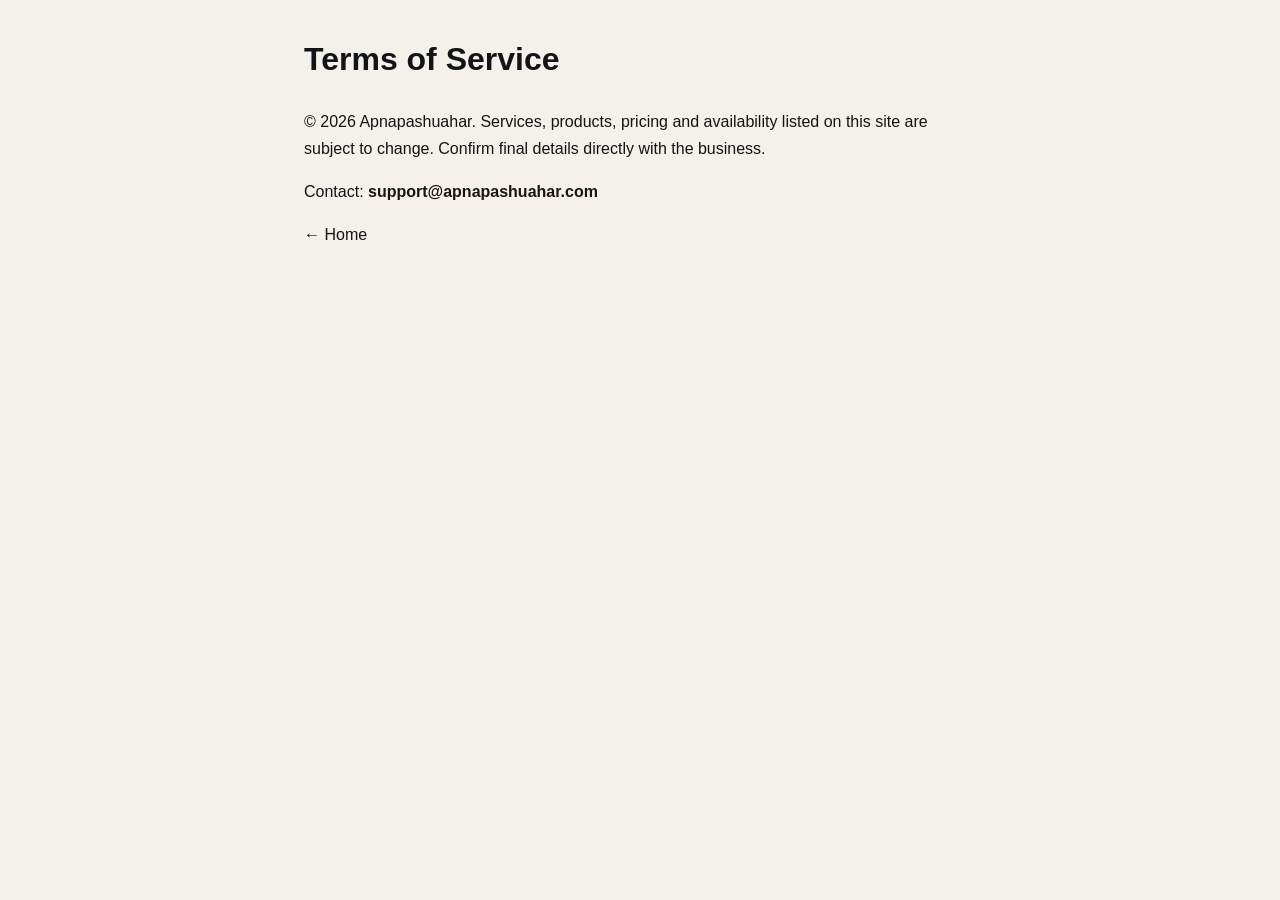
<file: terms.html>
<!DOCTYPE html>
<html lang="en"><head><meta charset="UTF-8"><meta name="viewport" content="width=device-width,initial-scale=1">
<title>Terms of Service | Apnapashuahar</title>
<meta name="description" content="Terms and conditions for Apnapashuahar">
<link rel="stylesheet" href="styles.css"></head>
<body><main class="page" style="max-width:720px;margin:2rem auto;padding:0 1.5rem;line-height:1.7">
<h1>Terms of Service</h1>
<p>© 2026 Apnapashuahar. Services, products, pricing and availability listed on this site are subject to change. Confirm final details directly with the business.</p>
<p>Contact: <span class="mail-plain">support@apnapashuahar.com</span></p>
<p><a href="index.html">← Home</a></p>
</main></body></html>
</file>
<file: styles.css>
:root {
  --ink:#121417; --muted:#5c6570; --paper:#f6f1ea;
  --accent:#8a6a4f; --deep:#1c1410; --line:rgba(18,20,23,.10);
  --display:"Cormorant Garamond",Georgia,"Times New Roman",serif;
  --body:"Source Sans 3","Segoe UI",sans-serif; --shell:1120px;
  --radius:4px;
}
*{box-sizing:border-box} html{scroll-behavior:smooth}
body{margin:0;font-family:var(--body);color:var(--ink);background:var(--paper);line-height:1.6;padding-bottom:72px;-webkit-font-smoothing:antialiased}
a{color:inherit;text-decoration:none} img{max-width:100%;display:block}
.shell{width:min(var(--shell),calc(100% - 2.4rem));margin-inline:auto}
.sr{position:absolute;left:-9999px}
.mail-plain{display:inline-block;font-weight:700;color:var(--deep);word-break:break-all}
.support-banner{padding:1.25rem 1.35rem;margin:0 0 1.5rem;border:1px solid var(--line);border-left:4px solid var(--accent);background:#fff;border-radius:var(--radius)}
.support-mail{margin:.35rem 0 .5rem;font-family:var(--display);font-size:clamp(1.4rem,3vw,2rem);font-weight:700;color:var(--deep)}
.form-success{margin-top:1.2rem;padding:1.4rem;border:1px solid color-mix(in srgb,var(--accent) 35%,var(--line));background:#fff;border-radius:var(--radius)}
.form-success h3{margin:0 0 .5rem;font-family:var(--display);font-size:1.6rem}
.form-success[hidden],.contact-form[hidden]{display:none !important}
.contact-form select{width:100%;padding:.85rem 1rem;border:1px solid var(--line);border-radius:8px;font:inherit;background:#fff}
.top{position:sticky;top:0;z-index:40;backdrop-filter:blur(14px);background:color-mix(in srgb,var(--paper) 90%,white);border-bottom:1px solid var(--line)}
.bar{min-height:74px;display:flex;align-items:center;justify-content:space-between;gap:1rem;position:relative}
.logo{font-family:var(--display);font-weight:700;font-size:1.35rem;color:var(--deep);letter-spacing:-.02em}
nav{display:flex;flex-wrap:wrap;gap:1rem;font-weight:600;font-size:.92rem;color:var(--muted)}
nav a.on,nav a:hover{color:var(--accent)}
.nav-toggle{display:none;flex-direction:column;gap:5px;background:transparent;border:0;padding:.4rem;cursor:pointer}
.nav-toggle span{display:block;width:22px;height:2px;background:var(--deep)}
.cta,.btn{display:inline-flex;align-items:center;justify-content:center;padding:.8rem 1.15rem;border-radius:var(--radius);font-weight:700;font-size:.92rem;border:0;cursor:pointer;letter-spacing:.01em}
.cta,.btn.solid{background:var(--accent);color:#fff}
.btn.line{border:1px solid rgba(255,255,255,.55);color:#fff;background:transparent}
.btn.quiet{border:1px solid var(--line);background:#fff;color:var(--ink)}
.hero{position:relative;min-height:88vh;display:grid;align-items:end;color:#fff;overflow:hidden}
.hero-bg{position:absolute;inset:0;background-size:cover;background-position:center center;background-repeat:no-repeat}
.hero-shade{position:absolute;inset:0;background:linear-gradient(115deg,rgba(10,12,16,.72),rgba(10,12,16,.18))}
.hero-photo img{width:100%;aspect-ratio:16/9;object-fit:cover;object-position:center;display:block;max-height:min(78vh,900px)}
.hero-copy{position:relative;z-index:2;padding:5rem 0 3.8rem;max-width:720px}
.brand{margin:0 0 .75rem;font-family:var(--display);font-size:clamp(1.85rem,3.6vw,2.7rem);font-weight:700}
.hero h1,.page-hero h1{margin:0;font-family:var(--display);letter-spacing:-.03em;font-weight:700}
.hero h1{font-size:clamp(2.15rem,5.2vw,3.55rem);max-width:15ch;line-height:1.05}
.lede{margin:1.15rem 0 0;max-width:42ch;color:rgba(255,255,255,.9);font-size:1.08rem}
.actions{display:flex;flex-wrap:wrap;gap:.75rem;margin-top:1.7rem}
.promo{display:flex;justify-content:space-between;gap:1rem;align-items:center;margin:1.35rem auto;padding:1.05rem 1.25rem;background:#fff;border:1px solid var(--line);border-radius:var(--radius);box-shadow:0 8px 28px rgba(18,20,23,.04)}
.promo p{margin:0;font-weight:600}
.promo a{font-weight:800;color:var(--accent);white-space:nowrap}
.strip{border-bottom:1px solid var(--line);background:rgba(255,255,255,.5)}
.strip-row{display:flex;flex-wrap:wrap;gap:.8rem 1.5rem;padding:1.05rem 0;font-weight:700;color:var(--deep);font-size:.95rem}
.stats-band{border-bottom:1px solid var(--line);background:rgba(255,255,255,.72)}
.stats-row{display:grid;grid-template-columns:repeat(4,1fr);gap:1rem;padding:1.55rem 0}
.stat b{display:block;font-family:var(--display);font-size:1.65rem;color:var(--deep)}
.stat span{display:block;margin-top:.25rem;color:var(--muted);font-size:.88rem}
.mosaic{display:grid;grid-template-columns:1.2fr 1fr 1fr;gap:.85rem}
.mosaic img{width:100%;aspect-ratio:4/3;object-fit:cover;object-position:center;border-radius:var(--radius);display:block}
.block{padding:4.8rem 0}.block.tint{background:rgba(255,255,255,.58);border-block:1px solid var(--line)}
.eyebrow{margin:0 0 .55rem;font-size:.72rem;font-weight:700;letter-spacing:.16em;text-transform:uppercase;color:var(--accent)}
h2{margin:0;font-family:var(--display);font-size:clamp(1.85rem,3.1vw,2.55rem);letter-spacing:-.03em;max-width:18ch;line-height:1.1}
.lead{margin:.95rem 0 0;color:var(--muted);max-width:52ch;font-size:1.06rem}
.split{display:grid;grid-template-columns:1.1fr .9fr;gap:2.2rem;align-items:start}
.amenity-grid,.contact-grid,.newsletter{display:grid;grid-template-columns:1.1fr .9fr;gap:2.2rem;align-items:start}
.checks,.why,.hours{margin:1.35rem 0 0;padding:0;list-style:none}
.checks li,.why li,.hours li{padding:.6rem 0;border-top:1px solid var(--line);font-weight:500}
.hours-card,.card{background:#fff;border:1px solid var(--line);border-radius:var(--radius);padding:1.4rem;box-shadow:0 10px 30px rgba(18,20,23,.035)}
.card-actions{display:flex;flex-wrap:wrap;gap:.6rem;margin-top:1rem}
.stack-card p{margin:0 0 1rem}
.about-photos{display:grid;gap:.85rem}
.about-photos img,.solo{width:100%;aspect-ratio:4/3;object-fit:cover;object-position:center;border-radius:var(--radius)}
.solo.wide{aspect-ratio:16/9;margin-top:1rem}
.menu-grid{margin-top:2rem;display:grid;grid-template-columns:repeat(3,1fr);gap:1rem}
.menu-list{margin-top:1.5rem;display:grid;gap:.85rem}
.menu-list .item{padding:1.1rem 1.2rem}
.item{background:#fff;border:1px solid var(--line);border-radius:var(--radius);padding:1.2rem;position:relative;box-shadow:0 8px 24px rgba(18,20,23,.03)}
.item.soft{background:color-mix(in srgb,var(--paper) 70%,white)}
.item-top{display:flex;justify-content:space-between;gap:.5rem;align-items:baseline}
.item h3{margin:0 0 .35rem;font-family:var(--display);font-size:1.25rem}
.item p{margin:0;color:var(--muted)}
.item .tag{margin-top:.7rem;font-size:.72rem;font-weight:800;letter-spacing:.1em;text-transform:uppercase;color:var(--accent)}
.price{font-weight:700;color:var(--accent);white-space:nowrap}
.process{list-style:none;margin:2rem 0 0;padding:0;display:grid;gap:1rem}
.process li{display:grid;grid-template-columns:64px 1fr;gap:1rem;padding:1rem 0;border-top:1px solid var(--line)}
.process span{font-family:var(--display);font-size:1.5rem;color:var(--accent)}
.quotes{display:grid;grid-template-columns:repeat(3,1fr);gap:1rem;margin-top:1.5rem}
blockquote{margin:0;padding:1.3rem;background:#fff;border:1px solid var(--line);border-radius:var(--radius)}
blockquote p{margin:0;font-family:var(--display);font-size:1.25rem;line-height:1.25}
blockquote footer{margin-top:.85rem;color:var(--muted);font-size:.9rem}
.value-grid,.team-grid{display:grid;grid-template-columns:repeat(2,1fr);gap:1rem;margin-top:1.5rem}
.two-col{display:grid;grid-template-columns:1fr 1fr;gap:2rem;align-items:start}
.value-grid article,.person,.team-card{background:#fff;border:1px solid var(--line);border-radius:var(--radius);padding:1.2rem;overflow:hidden}
.team-card img{width:100%;aspect-ratio:1;object-fit:cover;object-position:center top;border-radius:calc(var(--radius) - 4px);margin:0 0 .85rem;display:block}
.team-card h3{margin:0 0 .25rem;font-family:var(--display);font-size:1.2rem}
.team-card .eyebrow{margin:0 0 .5rem}
.team-card p:last-child{margin:0;color:var(--muted);line-height:1.55}
.person .role{color:var(--accent);font-weight:700;margin:.2rem 0 .5rem}
img{max-width:100%;height:auto;display:block}
picture,figure{margin:0}
.faq details{border-top:1px solid var(--line);padding:1rem 0}
.faq summary{cursor:pointer;font-weight:700}
.faq p{margin:.6rem 0 0;color:var(--muted)}
.page-hero{padding:3.8rem 0 1.1rem}
.page-hero h1{font-size:clamp(2.1rem,4vw,3.1rem);max-width:16ch}
.page .lead{color:var(--muted)}
.gallery-rich{display:grid;grid-template-columns:repeat(2,1fr);gap:1rem}
.gallery-rich figure{margin:0}
.gallery-rich img{width:100%;aspect-ratio:4/3;object-fit:cover;object-position:center;border-radius:var(--radius)}
.gallery-rich figcaption{margin-top:.45rem;color:var(--muted);font-size:.88rem}
.visit-grid{display:grid;grid-template-columns:.85fr 1.15fr;gap:1.6rem}
.map-wrap{margin-top:1rem;border-radius:var(--radius);overflow:hidden;border:1px solid var(--line);background:#fff}
.map-wrap iframe{width:100%;height:320px;border:0;display:block}
.map-note{margin:.55rem 1rem 1rem;font-size:.9rem}
.map-note a{color:var(--accent);font-weight:700}
.contact-form,.news-form{display:grid;gap:.9rem;margin-top:1rem}
.contact-form label{display:grid;gap:.35rem;font-weight:700;font-size:.9rem}
.contact-form input,.contact-form textarea,.news-form input{width:100%;padding:.9rem 1rem;border:1px solid var(--line);border-radius:8px;font:inherit;background:#fff}
.contact-form input:focus,.contact-form textarea:focus,.contact-form select:focus,.news-form input:focus{outline:2px solid color-mix(in srgb,var(--accent) 45%,white);border-color:var(--accent)}
.news-form{grid-template-columns:1fr auto;align-items:center}
.form-note{margin:0;color:var(--muted);font-size:.88rem}
.cta-band{padding:4rem 0;background:var(--deep);color:#fff}
.cta-band h2{color:#fff;max-width:16ch}
.cta-band p{color:rgba(255,255,255,.86);max-width:46ch}
.center-cta{text-align:center;margin-top:2rem}
.textlink{display:inline-block;margin-top:1rem;font-weight:700;color:var(--accent)}
.foot{border-top:1px solid var(--line);padding:2.8rem 0 3.2rem;background:rgba(255,255,255,.72)}
.foot-grid{display:grid;grid-template-columns:1.2fr 1fr 1fr 1fr;gap:1.2rem}
.fh{font-size:.72rem;font-weight:700;letter-spacing:.12em;text-transform:uppercase;color:var(--muted)}
.foot a{display:block;margin:.35rem 0;color:var(--muted)}
.foot a:hover{color:var(--accent)}
.foot strong{font-family:var(--display);font-size:1.3rem;color:var(--deep)}
.foot-meta{color:var(--muted);font-size:.92rem;line-height:1.55}
.mobile-cta{display:none;position:fixed;left:0;right:0;bottom:0;z-index:50;background:#fff;border-top:1px solid var(--line);grid-template-columns:1fr 1fr 1fr}
.mobile-cta a,.mobile-cta button{text-align:center;padding:.95rem .4rem;font-weight:800;font-size:.85rem;color:var(--deep);background:transparent;border:0;font-family:inherit;cursor:pointer}
.mobile-cta a:nth-child(2),.mobile-cta button:nth-child(2){background:var(--accent);color:#fff}
.toast{position:fixed;left:50%;bottom:5.5rem;transform:translateX(-50%);background:var(--deep);color:#fff;padding:.9rem 1.2rem;border-radius:999px;font-weight:700;z-index:80;box-shadow:0 12px 32px rgba(0,0,0,.22)}
.btn.mini{padding:.45rem .7rem;font-size:.78rem}
.item-actions{display:flex;flex-wrap:wrap;gap:.45rem;margin-top:.9rem}
.offer-tools{margin-bottom:1rem}
.offer-tools input{width:min(420px,100%);padding:.85rem 1rem;border:1px solid var(--line);border-radius:8px;font:inherit;background:#fff}
.saved-tray{margin:1rem 0;padding:1rem;border:1px dashed var(--line);background:#fff;border-radius:var(--radius)}
.saved-tray ul{margin:.5rem 0 1rem;padding-left:1.1rem}
.open-badge{display:inline-flex;align-items:center;gap:.35rem;padding:.35rem .65rem;border-radius:999px;font-size:.75rem;font-weight:800;letter-spacing:.04em;text-transform:uppercase;background:#ecfdf5;color:#166534;border:1px solid #86efac}
.open-badge.closed{background:#fef2f2;color:#991b1b;border-color:#fecaca}
.open-badge.unknown{background:#f8fafc;color:#475569;border-color:#cbd5e1}
.text-cta{border:0;background:transparent;color:var(--accent);font-weight:800;cursor:pointer;font:inherit;padding:0}
.copy-btn{margin-left:.45rem;border:1px solid var(--line);background:#fff;border-radius:6px;padding:.2rem .45rem;font-size:.72rem;font-weight:700;cursor:pointer}
.gal-btn{display:block;width:100%;padding:0;border:0;background:transparent;cursor:zoom-in}
.gal-btn img{width:100%;aspect-ratio:4/3;object-fit:cover;object-position:center;border-radius:var(--radius)}
.modal,.lightbox{position:fixed;inset:0;z-index:90;background:rgba(10,12,16,.72);display:grid;place-items:center;padding:1rem}
.modal[hidden],.lightbox[hidden]{display:none !important}
.modal-card{width:min(480px,100%);background:var(--paper);border-radius:14px;padding:1.4rem 1.4rem 1.2rem;position:relative;border:1px solid var(--line);box-shadow:0 24px 60px rgba(0,0,0,.28)}
.modal-card h3{margin:.2rem 0 .4rem;font-family:var(--display);font-size:1.7rem}
.modal-close{position:absolute;top:.55rem;right:.7rem;border:0;background:transparent;font-size:1.6rem;cursor:pointer;line-height:1;color:var(--muted)}
.contact-form.compact{margin-top:.8rem}
.lightbox img{max-width:min(960px,92vw);max-height:82vh;object-fit:contain;border-radius:10px;background:#000}
.lightbox-nav{position:absolute;bottom:1.2rem;display:flex;gap:.6rem}
.lightbox-nav button{border:0;background:#fff;color:#111;width:44px;height:44px;border-radius:50%;font-size:1.4rem;cursor:pointer}
.item.is-saved{outline:2px solid color-mix(in srgb,var(--accent) 55%,white)}
.item.is-hidden{display:none}
@media(max-width:900px){
  .nav-toggle{display:flex}
  nav{display:none;position:absolute;top:74px;left:0;right:0;background:var(--paper);border-bottom:1px solid var(--line);padding:1rem;flex-direction:column;gap:.9rem}
  nav.open{display:flex}
  .cta{display:none}
  .split,.menu-grid,.quotes,.value-grid,.team-grid,.gallery-rich,.visit-grid,.foot-grid,.amenity-grid,.contact-grid,.newsletter,.news-form,.stats-row,.mosaic,.two-col{grid-template-columns:1fr}
  .mobile-cta{display:grid}
  .promo{flex-direction:column;align-items:flex-start}
}

.brand,.hero h1,.page-hero h1,h2{letter-spacing:-.02em}
.item,.card,.person,blockquote{border-radius:4px}
.cta,.btn{border-radius:4px;letter-spacing:.06em;text-transform:uppercase;font-size:.8rem}


body{background:color-mix(in srgb,var(--paper) 94%,#dbeafe)}.block .shell{max-width:1240px}.stats-row,.value-grid,.menu-grid{gap:.65rem}.item,.card,.stat,blockquote{box-shadow:0 8px 30px rgba(15,23,42,.06);border-radius:18px}.hero.minimal-hero{min-height:60vh}.compare-table{background:var(--paper);border-radius:18px;overflow:hidden}

.prose-block .lead.wide{max-width:62ch}
.journal-card,.journal-entry{background:#fff;border:1px solid var(--line);border-radius:var(--radius);padding:1.2rem}
.journal-stack{display:grid;gap:1rem}
.compare-table{width:100%;border-collapse:collapse;margin-top:1rem}
.compare-table th,.compare-table td{border-top:1px solid var(--line);padding:.75rem;text-align:left}
.compare-table th{font-size:.72rem;letter-spacing:.12em;text-transform:uppercase;color:var(--muted)}
.gallery-hero{min-height:46vh;display:grid;align-items:end;color:#fff;background-size:cover;background-position:center;position:relative}
.gallery-hero::before{content:"";position:absolute;inset:0;background:linear-gradient(180deg,rgba(0,0,0,.15),rgba(0,0,0,.65))}
.gallery-hero .shell{position:relative;z-index:1;padding:3rem 0}
.page-hero.wide-hero h1{max-width:24ch}
.mosaic.teaser{grid-template-columns:repeat(3,1fr);max-height:420px;overflow:hidden}
.reveal{opacity:0;transform:translateY(14px);transition:opacity .5s ease,transform .5s ease}
.reveal.is-visible{opacity:1;transform:none}
.theme-toggle{border:1px solid var(--line);background:#fff;border-radius:999px;width:38px;height:38px;cursor:pointer;font-size:1rem}
body.theme-dark{--paper:#0e1114;--ink:#eef2f6;--muted:#9aa8b6;--line:rgba(255,255,255,.12)}
body.theme-dark .block.tint{background:rgba(255,255,255,.04)}
.cookie-bar{position:fixed;bottom:0;left:0;right:0;z-index:60;display:flex;align-items:center;justify-content:space-between;gap:1rem;padding:.85rem 1.2rem;background:#111;color:#fff;border-top:1px solid #333}
.cookie-bar[hidden]{display:none !important}
.insta-grid{display:grid;grid-template-columns:repeat(3,1fr);gap:.65rem}
.insta-cell{position:relative;overflow:hidden;border-radius:var(--radius)}
.insta-cell img{aspect-ratio:1;object-fit:cover;object-position:center;width:100%;display:block}
.insta-cell figcaption{position:absolute;inset:auto 0 0 0;padding:.5rem;font-size:.72rem;background:linear-gradient(transparent,rgba(0,0,0,.75));color:#fff}
.video-wrap{position:relative;padding-top:56.25%;border-radius:var(--radius);overflow:hidden}
.video-wrap iframe{position:absolute;inset:0;width:100%;height:100%;border:0}
.ba-slider{position:relative}
.ba-panels{display:grid;grid-template-columns:1fr 1fr;gap:1rem}
.ba-after{clip-path:inset(0 50% 0 0)}
.faq-page details{border:1px solid var(--line);border-radius:var(--radius);padding:.85rem 1rem;margin-bottom:.65rem;background:#fff}
.faq-page summary{cursor:pointer;font-weight:700}
.chat-slot{border:1px dashed var(--line);padding:1rem;border-radius:var(--radius);margin:1rem 0}
.theme-toggle{flex-shrink:0}
.bar{flex-wrap:wrap}
</file>
